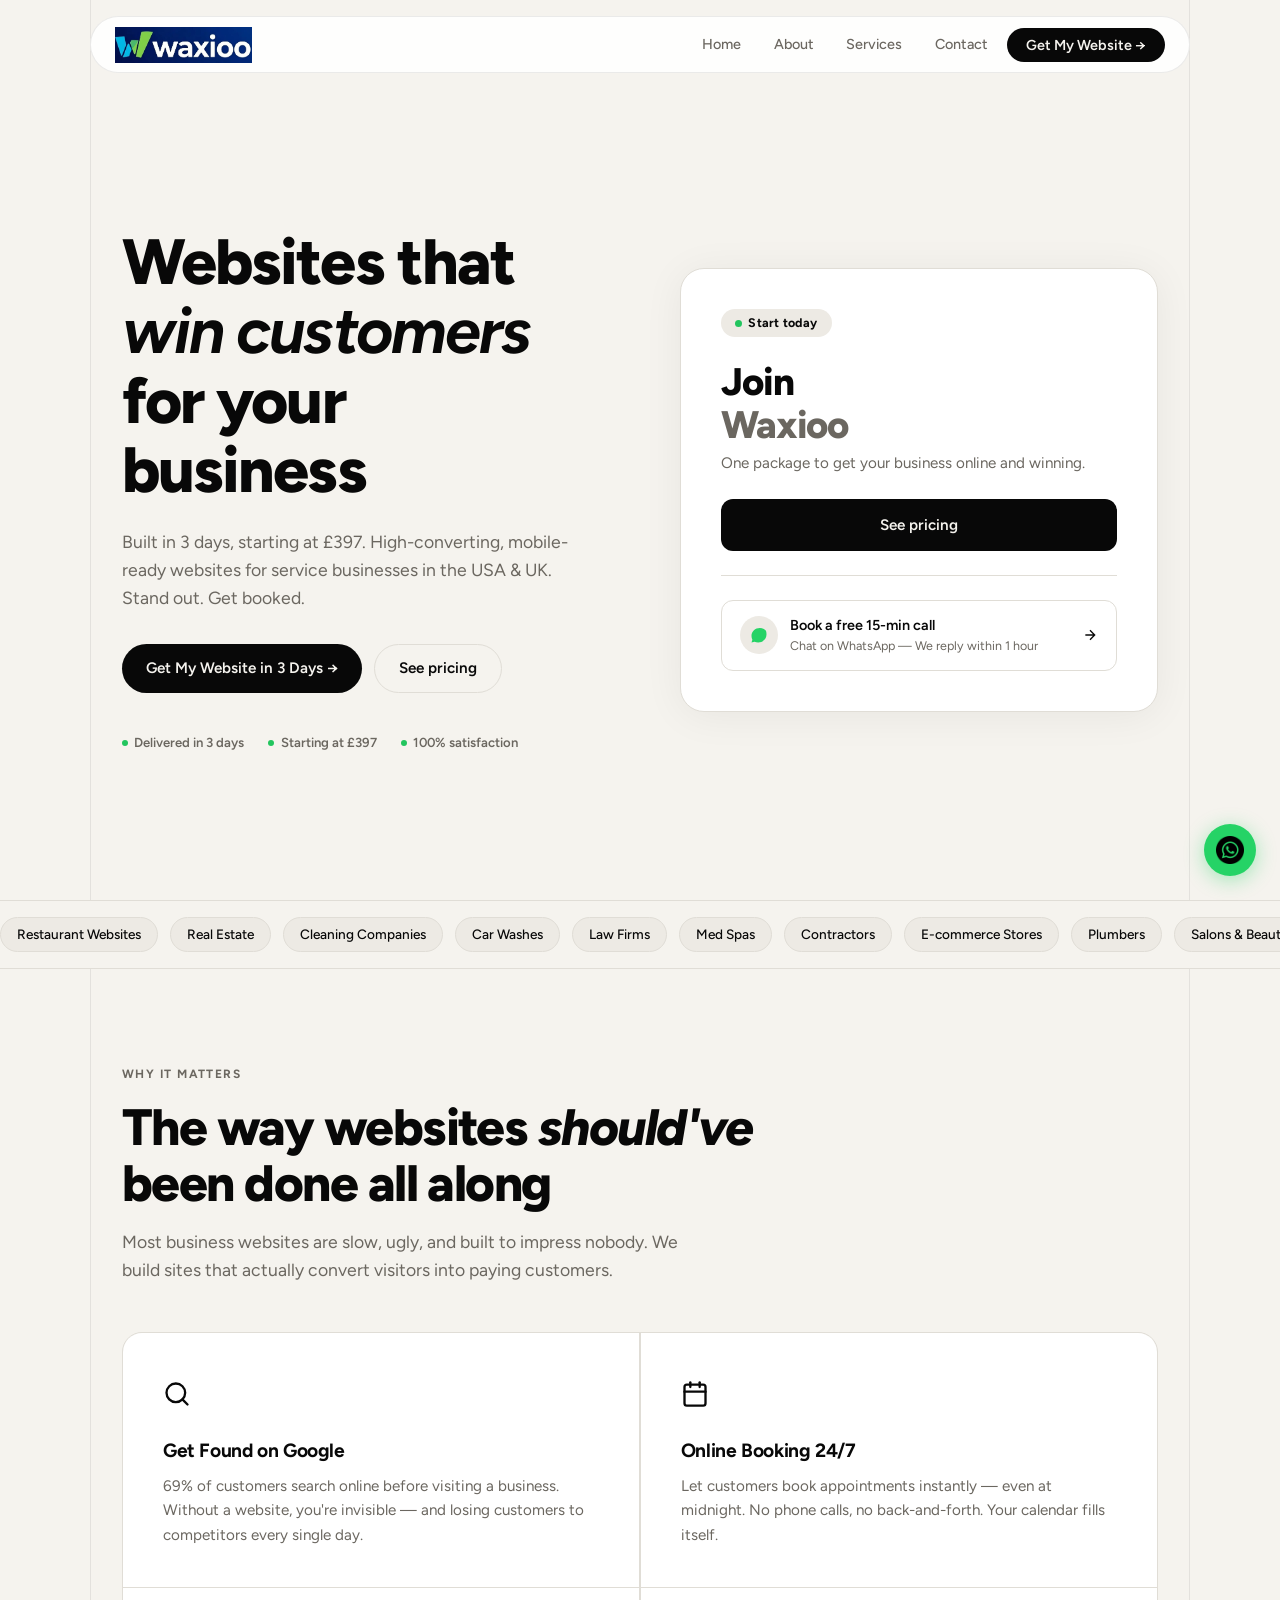
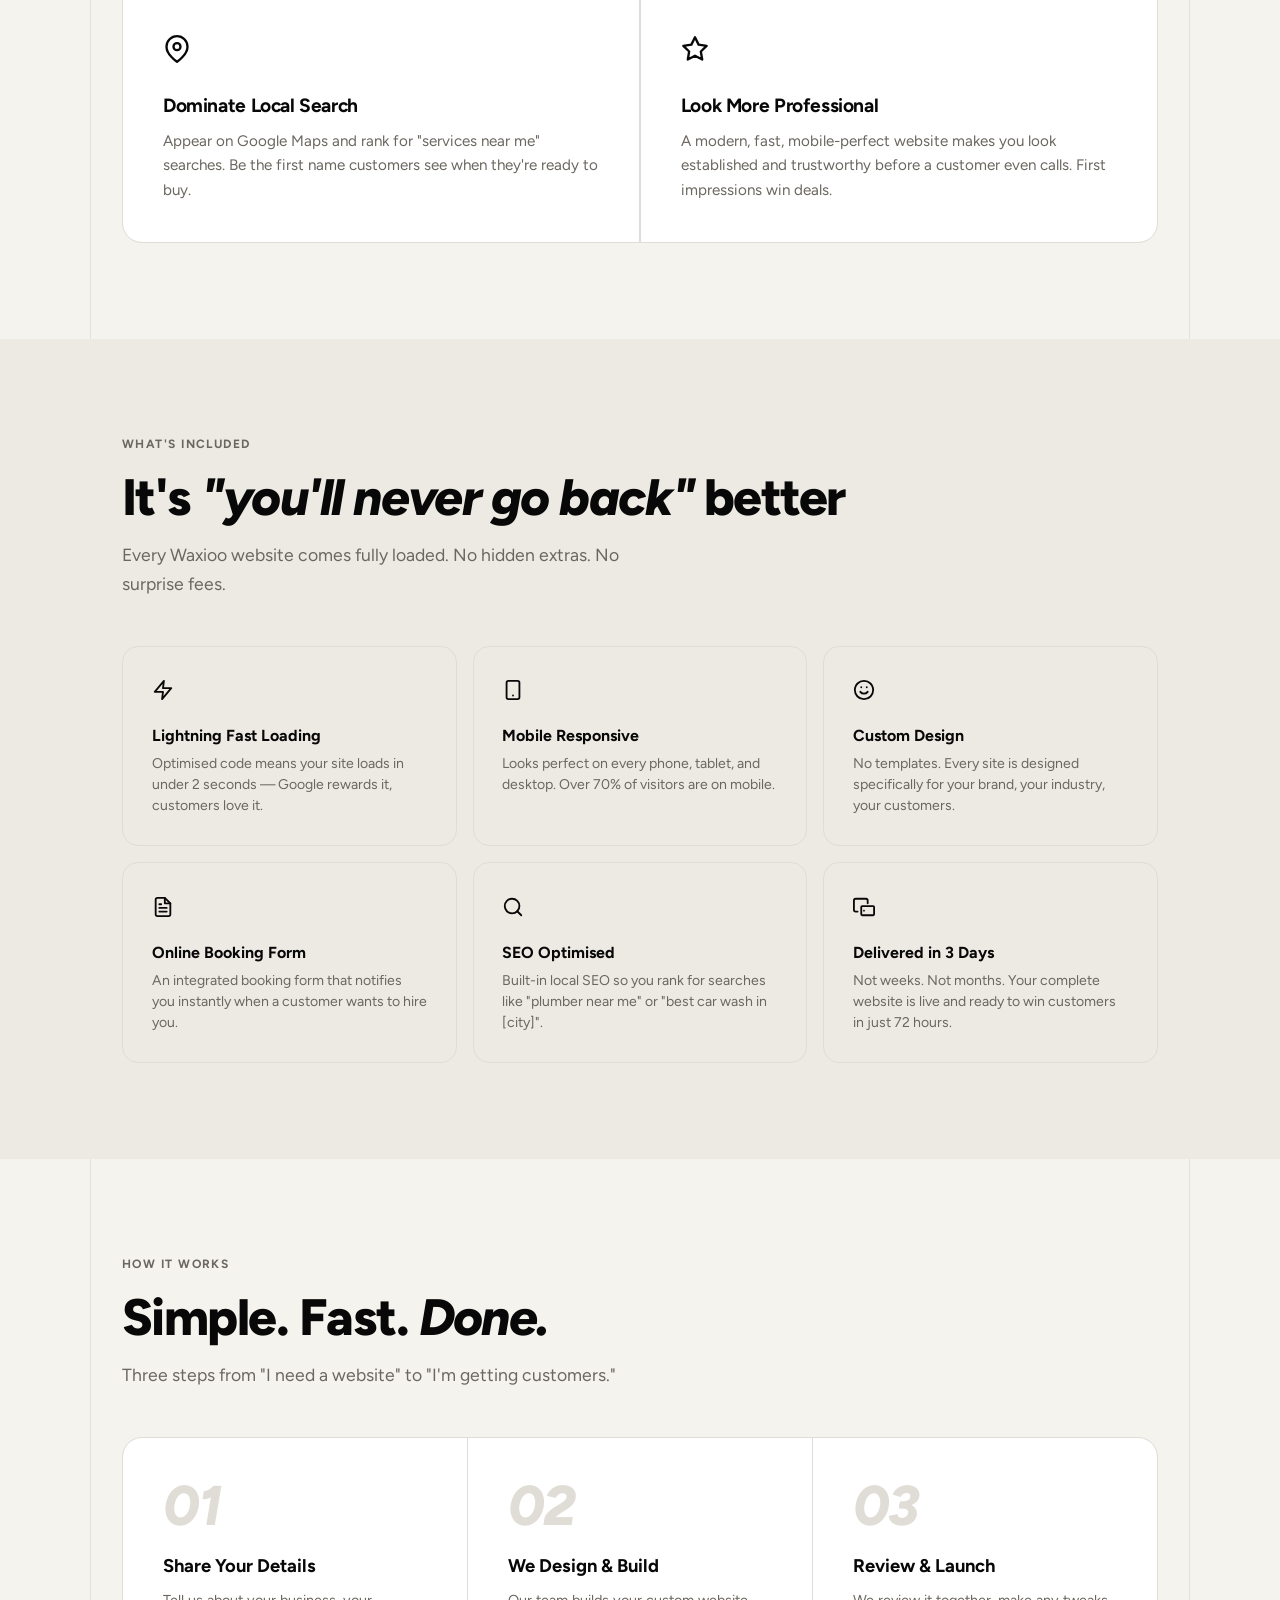
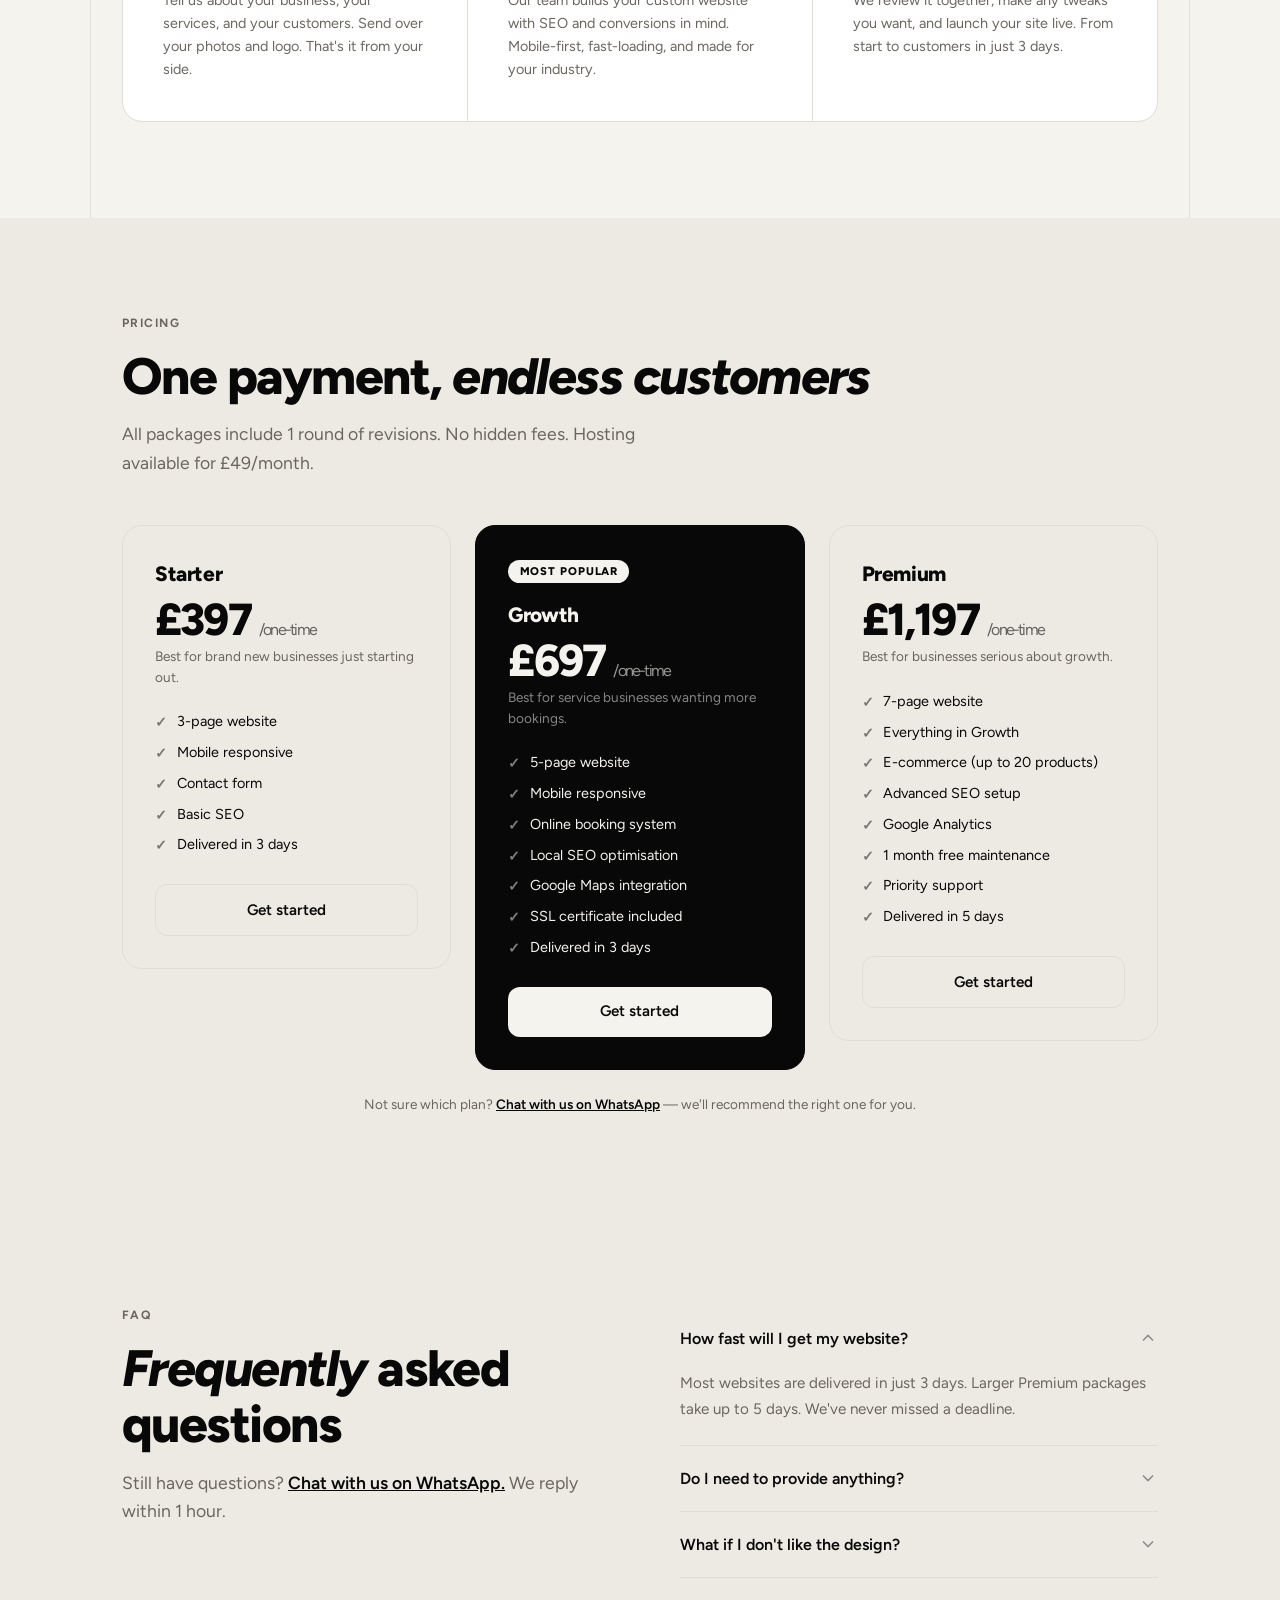
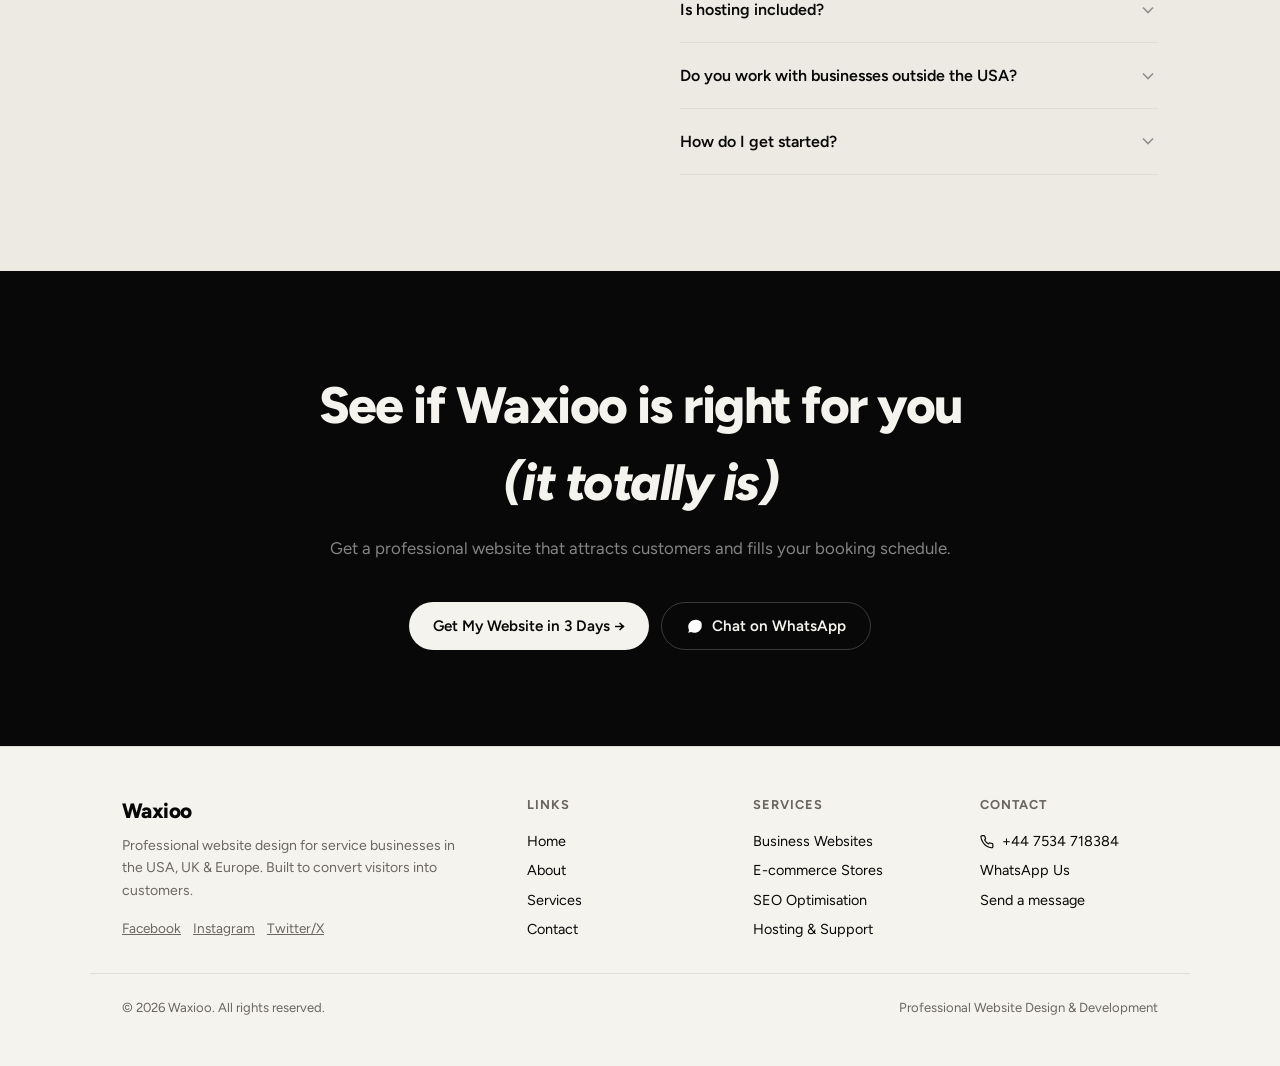
<file: index.html>
<!DOCTYPE html>
<html lang="en">
<head>
  <meta charset="UTF-8" />
  <meta name="viewport" content="width=device-width, initial-scale=1.0" />
  <meta name="description" content="Get a high-converting website for your service business. Built in 3 days, starting at £397. Mobile-responsive, SEO-optimised, and delivered fast." />
  <meta name="keywords" content="website design, website development, business website, professional web design, custom website, small business website" />
  <meta property="og:title" content="Waxioo | Websites That Win Customers" />
  <meta property="og:description" content="Get a high-converting website for your service business. Built in 3 days, starting at £397." />
  <meta property="og:url" content="https://waxioo.com" />
  <meta name="twitter:card" content="summary_large_image" />
  <title>Waxioo | Websites That Win Customers</title>
  <link rel="icon" href="favicon.png" type="image/png">
  <link rel="apple-touch-icon" href="favicon.png">
  <meta name="google-site-verification" content="google6d88c57a5e858270" />

  <script async src="https://www.googletagmanager.com/gtag/js?id=G-94SELJ5WSD"></script>
  <script>
    window.dataLayer = window.dataLayer || [];
    function gtag() { dataLayer.push(arguments); }
    gtag('js', new Date());
    gtag('config', 'G-94SELJ5WSD');
  </script>

  <link rel="preconnect" href="https://fonts.googleapis.com">
  <link rel="preconnect" href="https://fonts.gstatic.com" crossorigin>
  <link href="https://fonts.googleapis.com/css2?family=Figtree:ital,wght@0,300;0,400;0,500;0,600;0,700;0,800;1,400;1,600;1,700&display=swap" rel="stylesheet">

  <style>
    *, *::before, *::after { box-sizing: border-box; margin: 0; padding: 0; }

    :root {
      --black: #080808;
      --white: #F5F3EE;
      --white-pure: #ffffff;
      --gray: #EDEAE4;
      --gray2: #E0DDD6;
      --muted: #6b6760;
      --accent: #000;
      --grid-line: rgba(0,0,0,0.07);
      --max: 1100px;
      --pad: 2rem;
    }

    html { scroll-behavior: smooth; }

    body {
      font-family: 'Figtree', -apple-system, sans-serif;
      background: var(--white);
      color: var(--black);
      overflow-x: hidden;
      line-height: 1.5;
    }

    /* ── GRID LINES ── */
    .grid-wrap { position: relative; }
    .grid-line-left,
    .grid-line-right {
      position: absolute;
      top: 0; bottom: 0;
      width: 1px;
      background: var(--grid-line);
      pointer-events: none;
      z-index: 0;
    }
    .grid-line-left  { left: calc((100% - var(--max)) / 2); }
    .grid-line-right { right: calc((100% - var(--max)) / 2); }

    /* ── NAV ── */
    .nav {
      position: fixed;
      top: 1rem;
      left: 50%;
      transform: translateX(-50%);
      width: calc(100% - 3rem);
      max-width: var(--max);
      z-index: 1000;
      background: rgba(255,255,255,0.88);
      backdrop-filter: blur(20px);
      -webkit-backdrop-filter: blur(20px);
      border: 1px solid rgba(0,0,0,0.08);
      border-radius: 100px;
      padding: 0.6rem 1.5rem;
      display: flex;
      align-items: center;
      justify-content: space-between;
      gap: 1rem;
    }

    .nav-logo {
      text-decoration: none;
      display: flex;
      align-items: center;
    }
    .nav-logo img {
      height: 36px;
      width: auto;
      display: block;
    }

    .nav-links {
      display: flex;
      align-items: center;
      gap: 0.25rem;
      list-style: none;
    }

    .nav-links a {
      text-decoration: none;
      color: var(--muted);
      font-size: 0.9rem;
      font-weight: 500;
      padding: 0.4rem 0.9rem;
      border-radius: 100px;
      transition: all 0.15s;
    }

    .nav-links a:hover { color: var(--black); background: var(--gray); }

    .nav-cta {
      background: var(--black) !important;
      color: var(--white) !important;
      font-weight: 600 !important;
      padding: 0.5rem 1.2rem !important;
    }

    .nav-cta:hover { background: #333 !important; }

    .menu-toggle {
      display: none;
      flex-direction: column;
      gap: 5px;
      background: none;
      border: none;
      cursor: pointer;
      padding: 4px;
      z-index: 1002;
      position: relative;
    }

    .menu-toggle span {
      display: block;
      width: 22px;
      height: 2px;
      background: var(--black);
      border-radius: 2px;
      transition: all 0.3s;
    }

    /* ── HERO ── */
    .hero {
      min-height: 100vh;
      display: flex;
      align-items: center;
      padding-top: 5rem;
      position: relative;
      overflow: hidden;
    }

    .hero-inner {
      max-width: var(--max);
      margin: 0 auto;
      padding: 5rem var(--pad) 5rem;
      display: grid;
      grid-template-columns: 1fr 1fr;
      gap: 5rem;
      align-items: center;
      width: 100%;
      position: relative;
      z-index: 1;
    }

    .hero-left h1 {
      font-size: clamp(2.8rem, 5vw, 4.8rem);
      font-weight: 800;
      line-height: 1.08;
      letter-spacing: -0.03em;
      margin-bottom: 1.5rem;
      color: var(--black);
    }

    .hero-left h1 em {
      font-style: italic;
      font-weight: 700;
    }

    .hero-left p {
      color: var(--muted);
      font-size: 1.1rem;
      line-height: 1.6;
      margin-bottom: 2rem;
      font-weight: 400;
    }

    .hero-buttons {
      display: flex;
      gap: 0.75rem;
      flex-wrap: wrap;
      margin-bottom: 2.5rem;
    }

    .btn {
      display: inline-flex;
      align-items: center;
      gap: 0.5rem;
      padding: 0.75rem 1.5rem;
      border-radius: 100px;
      font-size: 0.95rem;
      font-weight: 600;
      text-decoration: none;
      transition: all 0.15s ease;
      white-space: nowrap;
      font-family: inherit;
      cursor: pointer;
      border: none;
    }

    .btn-black { background: var(--black); color: var(--white); }
    .btn-black:hover { background: #222; transform: translateY(-1px); }

    .btn-outline {
      background: transparent;
      color: var(--black);
      border: 1.5px solid var(--gray2);
    }
    .btn-outline:hover { background: var(--gray); border-color: #ccc; }

    .trust-row {
      display: flex;
      gap: 1.5rem;
      flex-wrap: wrap;
    }

    .trust-item {
      display: flex;
      align-items: center;
      gap: 0.4rem;
      font-size: 0.82rem;
      font-weight: 600;
      color: var(--muted);
    }

    .trust-item .dot {
      width: 6px; height: 6px;
      border-radius: 50%;
      background: #22c55e;
      flex-shrink: 0;
    }

    /* Hero card */
    .hero-card {
      background: var(--white-pure);
      border: 1.5px solid var(--gray2);
      border-radius: 24px;
      padding: 2.5rem;
      position: relative;
      box-shadow: 0 4px 40px rgba(0,0,0,0.06);
    }

    .hero-card-badge {
      display: inline-flex;
      align-items: center;
      gap: 6px;
      background: var(--gray);
      border-radius: 100px;
      padding: 0.3rem 0.9rem;
      font-size: 0.78rem;
      font-weight: 700;
      letter-spacing: 0.02em;
      margin-bottom: 1.5rem;
    }

    .badge-dot {
      width: 7px; height: 7px;
      border-radius: 50%;
      background: #22c55e;
      animation: pulse 2s infinite;
    }

    @keyframes pulse {
      0%, 100% { opacity: 1; transform: scale(1); }
      50% { opacity: 0.6; transform: scale(1.3); }
    }

    .hero-card h2 {
      font-size: 2.4rem;
      font-weight: 800;
      letter-spacing: -0.03em;
      line-height: 1.1;
      margin-bottom: 0.4rem;
    }

    .hero-card h2 span { color: var(--muted); }

    .hero-card p {
      color: var(--muted);
      font-size: 0.95rem;
      margin-bottom: 1.5rem;
    }

    .hero-card .btn { width: 100%; justify-content: center; border-radius: 12px; padding: 0.9rem; }

    .card-divider {
      height: 1px;
      background: var(--gray2);
      margin: 1.5rem 0;
    }

    .card-call {
      display: flex;
      align-items: center;
      justify-content: space-between;
      text-decoration: none;
      color: var(--black);
      padding: 0.9rem 1.1rem;
      border: 1.5px solid var(--gray2);
      border-radius: 12px;
      transition: all 0.15s;
    }

    .card-call:hover { background: var(--gray); }

    .card-call-left {
      display: flex;
      align-items: center;
      gap: 0.8rem;
    }

    .card-call-icon {
      width: 38px; height: 38px;
      border-radius: 50%;
      background: var(--gray);
      display: flex;
      align-items: center;
      justify-content: center;
      font-size: 18px;
    }

    .card-call-text { font-size: 0.9rem; font-weight: 600; }
    .card-call-sub { font-size: 0.78rem; color: var(--muted); font-weight: 400; }

    /* ── MARQUEE ── */
    .marquee-section {
      border-top: 1px solid var(--gray2);
      border-bottom: 1px solid var(--gray2);
      padding: 1rem 0;
      overflow: hidden;
      background: var(--white);
    }

    .marquee-track {
      display: flex;
      gap: 0.75rem;
      animation: marquee 25s linear infinite;
      width: max-content;
    }

    @keyframes marquee {
      from { transform: translateX(0); }
      to { transform: translateX(-50%); }
    }

    .pill {
      background: var(--gray);
      border: 1px solid var(--gray2);
      border-radius: 100px;
      padding: 0.4rem 1rem;
      font-size: 0.85rem;
      font-weight: 500;
      color: var(--black);
      white-space: nowrap;
    }

    /* ── SECTION BASE ── */
    .section {
      padding: 6rem 0;
      position: relative;
    }

    .section-inner {
      max-width: var(--max);
      margin: 0 auto;
      padding: 0 var(--pad);
      position: relative;
      z-index: 1;
    }

    .eyebrow {
      font-size: 0.75rem;
      font-weight: 700;
      letter-spacing: 0.12em;
      text-transform: uppercase;
      color: var(--muted);
      margin-bottom: 1rem;
    }

    .section-title {
      font-size: clamp(2rem, 4vw, 3.5rem);
      font-weight: 800;
      letter-spacing: -0.03em;
      line-height: 1.1;
      margin-bottom: 1rem;
    }

    .section-title em { font-style: italic; }

    .section-sub {
      color: var(--muted);
      font-size: 1.1rem;
      max-width: 560px;
      line-height: 1.6;
      margin-bottom: 3rem;
    }

    /* ── WHY SECTION ── */
    .why-grid {
      display: grid;
      grid-template-columns: repeat(2, 1fr);
      gap: 1.5px;
      background: var(--gray2);
      border: 1.5px solid var(--gray2);
      border-radius: 20px;
      overflow: hidden;
    }

    .why-card {
      background: var(--white-pure);
      padding: 2.5rem;
    }

    .why-icon {
      font-size: 2rem;
      margin-bottom: 1rem;
    }

    .why-card h3 {
      font-size: 1.2rem;
      font-weight: 700;
      margin-bottom: 0.5rem;
      letter-spacing: -0.02em;
    }

    .why-card p {
      font-size: 0.95rem;
      color: var(--muted);
      line-height: 1.6;
      margin: 0;
    }

    /* ── BENEFITS ── */
    .benefits-grid {
      display: grid;
      grid-template-columns: repeat(3, 1fr);
      gap: 1rem;
      margin-top: 3rem;
    }

    .benefit-card {
      border: 1.5px solid var(--gray2);
      border-radius: 16px;
      padding: 1.8rem;
      transition: border-color 0.2s, box-shadow 0.2s;
    }

    .benefit-card:hover {
      border-color: #ccc;
      box-shadow: 0 4px 20px rgba(0,0,0,0.06);
    }

    .benefit-icon {
      font-size: 1.5rem;
      margin-bottom: 0.8rem;
    }

    .benefit-card h3 {
      font-size: 1rem;
      font-weight: 700;
      margin-bottom: 0.3rem;
    }

    .benefit-card p {
      font-size: 0.88rem;
      color: var(--muted);
      margin: 0;
      line-height: 1.5;
    }

    /* ── HOW IT WORKS ── */
    .hiw-grid {
      display: grid;
      grid-template-columns: repeat(3, 1fr);
      gap: 1px;
      background: var(--gray2);
      border: 1.5px solid var(--gray2);
      border-radius: 20px;
      overflow: hidden;
    }

    .hiw-card {
      background: var(--white-pure);
      padding: 2.5rem;
      position: relative;
    }

    .hiw-num {
      font-size: 3.5rem;
      font-weight: 800;
      color: var(--gray2);
      line-height: 1;
      margin-bottom: 1.2rem;
      font-style: italic;
      letter-spacing: -0.03em;
    }

    .hiw-card h3 {
      font-size: 1.15rem;
      font-weight: 700;
      margin-bottom: 0.5rem;
    }

    .hiw-card p {
      font-size: 0.9rem;
      color: var(--muted);
      margin: 0;
      line-height: 1.6;
    }

    /* ── PRICING ── */
    .pricing-grid {
      display: grid;
      grid-template-columns: repeat(3, 1fr);
      gap: 1.5rem;
      align-items: start;
    }

    .pricing-card {
      border: 1.5px solid var(--gray2);
      border-radius: 20px;
      padding: 2rem;
      position: relative;
    }

    .pricing-card.featured {
      background: var(--black);
      border-color: var(--black);
      color: var(--white);
    }

    .pricing-badge {
      display: inline-block;
      background: var(--white);
      color: var(--black);
      font-size: 0.7rem;
      font-weight: 800;
      letter-spacing: 0.08em;
      text-transform: uppercase;
      padding: 0.2rem 0.7rem;
      border-radius: 100px;
      margin-bottom: 1rem;
    }

    .pricing-name {
      font-size: 1.3rem;
      font-weight: 800;
      margin-bottom: 0.5rem;
      letter-spacing: -0.02em;
    }

    .pricing-price {
      font-size: 2.8rem;
      font-weight: 800;
      letter-spacing: -0.04em;
      line-height: 1;
      margin-bottom: 0.3rem;
    }

    .pricing-price span {
      font-size: 1rem;
      font-weight: 400;
      opacity: 0.6;
    }

    .pricing-desc {
      font-size: 0.85rem;
      color: var(--muted);
      margin-bottom: 1.5rem;
    }

    .pricing-card.featured .pricing-desc { color: rgba(255,255,255,0.5); }

    .pricing-features {
      list-style: none;
      display: flex;
      flex-direction: column;
      gap: 0.6rem;
      margin-bottom: 1.8rem;
    }

    .pricing-features li {
      display: flex;
      align-items: flex-start;
      gap: 0.6rem;
      font-size: 0.9rem;
      line-height: 1.4;
    }

    .pricing-features li::before {
      content: "✓";
      font-weight: 700;
      flex-shrink: 0;
      margin-top: 1px;
      opacity: 0.5;
    }

    .pricing-card .btn {
      width: 100%;
      justify-content: center;
      border-radius: 12px;
      padding: 0.85rem;
    }

    .pricing-card.featured .btn { background: var(--white); color: var(--black); }
    .pricing-card.featured .btn:hover { background: #eee; }

    .pricing-card:not(.featured) .btn {
      background: transparent;
      border: 1.5px solid var(--gray2);
      color: var(--black);
    }
    .pricing-card:not(.featured) .btn:hover { background: var(--gray); }

    .pricing-note {
      text-align: center;
      font-size: 0.85rem;
      color: var(--muted);
      margin-top: 1.5rem;
    }

    /* ── TESTIMONIALS ── */
    .testimonials-grid {
      display: grid;
      grid-template-columns: repeat(3, 1fr);
      gap: 1rem;
    }

    .testi-card {
      border: 1.5px solid var(--gray2);
      border-radius: 16px;
      padding: 1.8rem;
      background: var(--white-pure);
    }

    .testi-stars {
      color: #f59e0b;
      font-size: 0.9rem;
      margin-bottom: 0.8rem;
      letter-spacing: 1px;
    }

    .testi-text {
      font-size: 0.95rem;
      line-height: 1.6;
      color: var(--black);
      margin-bottom: 1.2rem;
      font-style: italic;
    }

    .testi-author {
      display: flex;
      align-items: center;
      gap: 0.6rem;
    }

    .testi-avatar {
      width: 36px; height: 36px;
      border-radius: 50%;
      background: var(--gray);
      display: flex;
      align-items: center;
      justify-content: center;
      font-size: 1rem;
      flex-shrink: 0;
      font-weight: 700;
      color: var(--muted);
    }

    .testi-name { font-size: 0.88rem; font-weight: 700; }
    .testi-biz { font-size: 0.78rem; color: var(--muted); }

    /* ── FAQ ── */
    .faq-list { display: flex; flex-direction: column; }

    .faq-item { border-bottom: 1px solid var(--gray2); }

    .faq-q {
      width: 100%;
      background: none;
      border: none;
      text-align: left;
      font-family: inherit;
      font-size: 1rem;
      font-weight: 600;
      cursor: pointer;
      padding: 1.4rem 0;
      display: flex;
      justify-content: space-between;
      align-items: center;
      gap: 1rem;
      color: var(--black);
      transition: color 0.15s;
    }

    .faq-q:hover { color: #444; }

    .faq-arrow {
      width: 20px; height: 20px;
      flex-shrink: 0;
      transition: transform 0.3s;
      opacity: 0.4;
    }

    .faq-item.open .faq-arrow { transform: rotate(180deg); }

    .faq-a {
      display: none;
      padding-bottom: 1.4rem;
      font-size: 0.95rem;
      color: var(--muted);
      line-height: 1.7;
    }

    .faq-item.open .faq-a { display: block; }

    /* ── CTA BOTTOM ── */
    .cta-section {
      background: var(--black);
      color: var(--white);
      padding: 6rem 0;
      text-align: center;
      position: relative;
      overflow: hidden;
    }

    .cta-section h2 {
      font-size: clamp(2rem, 4vw, 3.5rem);
      font-weight: 800;
      letter-spacing: -0.03em;
      margin-bottom: 1rem;
      color: var(--white);
    }

    .cta-section h2 em { font-style: italic; }

    .cta-section p {
      color: rgba(255,255,255,0.5);
      font-size: 1.05rem;
      margin-bottom: 2.5rem;
    }

    .cta-buttons {
      display: flex;
      gap: 0.75rem;
      justify-content: center;
      flex-wrap: wrap;
    }

    .btn-white { background: var(--white); color: var(--black); }
    .btn-white:hover { background: #eee; transform: translateY(-1px); }

    .btn-ghost {
      background: transparent;
      color: var(--white);
      border: 1.5px solid rgba(255,255,255,0.2);
    }
    .btn-ghost:hover { border-color: rgba(255,255,255,0.5); }

    /* ── FOOTER ── */
    .footer {
      border-top: 1px solid var(--gray2);
      padding: 3rem 0;
    }

    .footer-inner {
      max-width: var(--max);
      margin: 0 auto;
      padding: 0 var(--pad);
      display: grid;
      grid-template-columns: 2fr 1fr 1fr 1fr;
      gap: 3rem;
    }

    .footer-brand h3 {
      font-size: 1.3rem;
      font-weight: 800;
      letter-spacing: -0.03em;
      margin-bottom: 0.5rem;
    }

    .footer-brand p {
      font-size: 0.88rem;
      color: var(--muted);
      line-height: 1.6;
      margin-bottom: 1rem;
    }

    .footer-col h4 {
      font-size: 0.8rem;
      font-weight: 700;
      letter-spacing: 0.08em;
      text-transform: uppercase;
      color: var(--muted);
      margin-bottom: 1rem;
    }

    .footer-col ul { list-style: none; display: flex; flex-direction: column; gap: 0.5rem; }

    .footer-col ul li a {
      text-decoration: none;
      font-size: 0.9rem;
      color: var(--black);
      transition: color 0.15s;
    }

    .footer-col ul li a:hover { color: var(--muted); }
    .footer-col ul li { font-size: 0.9rem; color: var(--black); }

    .footer-bottom {
      max-width: var(--max);
      margin: 2rem auto 0;
      padding: 1.5rem var(--pad) 0;
      border-top: 1px solid var(--gray2);
      display: flex;
      justify-content: space-between;
      align-items: center;
      font-size: 0.82rem;
      color: var(--muted);
    }

    /* ── WHATSAPP FLOAT ── */
    .wa-float {
      position: fixed;
      bottom: 1.5rem;
      right: 1.5rem;
      z-index: 999;
      width: 52px; height: 52px;
      background: #25d366;
      border-radius: 50%;
      display: flex;
      align-items: center;
      justify-content: center;
      box-shadow: 0 4px 20px rgba(37,211,102,0.4);
      transition: transform 0.2s;
    }

    .wa-float:hover { transform: scale(1.08); }
    .wa-float img { width: 28px; height: 28px; }

    .wa-tooltip {
      position: absolute;
      right: 60px;
      background: var(--black);
      color: var(--white);
      font-size: 0.78rem;
      font-weight: 600;
      padding: 0.4rem 0.8rem;
      border-radius: 8px;
      white-space: nowrap;
      opacity: 0;
      pointer-events: none;
      transition: opacity 0.2s;
    }

    .wa-float:hover .wa-tooltip { opacity: 1; }

    /* ── MOBILE ── */
    @media (max-width: 768px) {
      .nav-links { display: none; }
      .menu-toggle { display: flex; }

     .nav-links.active {
  display: flex !important;
  flex-direction: column;
  position: absolute;
  top: calc(100% + 0.5rem);
  left: 0; right: 0;
  background: var(--white-pure);
  align-items: center;
  justify-content: flex-start;
  padding: 1.5rem;
  gap: 0.5rem;
  z-index: 1001;
  list-style: none;
  border-radius: 16px;
  border: 1px solid var(--gray2);
  box-shadow: 0 8px 30px rgba(0,0,0,0.08);
}

      .nav-links.active a { font-size: 1.2rem; padding: 0.6rem 1.5rem; }

      .hero-inner { grid-template-columns: 1fr; gap: 2rem; padding-top: 6rem; padding-bottom: 3rem; }
      .hero-left h1 { font-size: clamp(2.2rem, 7vw, 3.5rem); }
      .hero-card { padding: 1.8rem; }
      .hero-buttons { flex-direction: column; }
      .hero-buttons .btn { width: 100%; justify-content: center; }
      .why-grid { grid-template-columns: 1fr; }
      .benefits-grid { grid-template-columns: 1fr 1fr; }
      .hiw-grid { grid-template-columns: 1fr; }
      .pricing-grid { grid-template-columns: 1fr; }
      .testimonials-grid { grid-template-columns: 1fr; }
      .section { padding: 4rem 0; }
      .faq-list { margin-top: 0; }
      div[style*="grid-template-columns:1fr 1fr"] { grid-template-columns: 1fr !important; gap: 2rem !important; }
      .footer-inner { grid-template-columns: 1fr 1fr; gap: 2rem; }
      .footer-bottom { flex-direction: column; gap: 0.5rem; text-align: center; }
      .grid-line-left, .grid-line-right { display: none; }
    }

    @media (max-width: 480px) {
      .benefits-grid { grid-template-columns: 1fr; }
      .footer-inner { grid-template-columns: 1fr; }
      .trust-row { gap: 0.75rem; }
      .section-inner { padding: 0 1.25rem; }
    }

    /* ── REVEAL ANIMATION ── */
    .reveal {
      opacity: 0;
      transform: translateY(24px);
      transition: opacity 0.7s ease, transform 0.7s ease;
    }
    .reveal.active { opacity: 1; transform: translateY(0); }
    .delay-1 { transition-delay: 0.1s; }
    .delay-2 { transition-delay: 0.2s; }
    .delay-3 { transition-delay: 0.3s; }
    .delay-4 { transition-delay: 0.4s; }
  </style>
</head>

<body>

  <!-- NAV -->
  <nav class="nav" id="header">
    <a href="/" class="nav-logo"><img src="images/waxio-logo.jpg" alt="Waxioo"></a>
    <button class="menu-toggle" id="menuToggle" aria-label="Toggle menu">
      <span></span><span></span><span></span>
    </button>
    <ul class="nav-links" id="navMenu">
      <li><a href="/">Home</a></li>
      <li><a href="about/">About</a></li>
      <li><a href="services/">Services</a></li>
      <li><a href="contact/">Contact</a></li>
      <li><a href="contact/" class="nav-cta">Get My Website →</a></li>
    </ul>
  </nav>

  <!-- WHATSAPP FLOAT -->
  <a href="https://wa.me/447534718384?text=Hi!%20I'm%20interested%20in%20a%20business%20website" class="wa-float" target="_blank" rel="noopener">
    <span class="wa-tooltip">Chat — We reply within 1 hour</span>
    <img src="images/whatsapp.png" alt="WhatsApp">
  </a>

  <!-- HERO -->
  <section class="hero grid-wrap">
    <div class="grid-line-left"></div>
    <div class="grid-line-right"></div>
    <div class="hero-inner">
      <div class="hero-left">
        <h1 class="reveal">Websites that <em>win customers</em> for your business</h1>
        <p class="reveal delay-1">Built in 3 days, starting at £397. High-converting, mobile-ready websites for service businesses in the USA &amp; UK. Stand out. Get booked.</p>
        <div class="hero-buttons reveal delay-2">
          <a href="contact/" class="btn btn-black">Get My Website in 3 Days →</a>
          <a href="#pricing" class="btn btn-outline">See pricing</a>
        </div>
        <div class="trust-row reveal delay-3">
          <div class="trust-item"><span class="dot"></span> Delivered in 3 days</div>
          <div class="trust-item"><span class="dot"></span> Starting at £397</div>
          <div class="trust-item"><span class="dot"></span> 100% satisfaction</div>
        </div>
      </div>

      <div class="hero-card reveal delay-2">
        <div class="hero-card-badge">
          <span class="badge-dot"></span>
          Start today
        </div>
        <h2>Join<br><span>Waxioo</span></h2>
        <p>One package to get your business online and winning.</p>
        <a href="#pricing" class="btn btn-black">See pricing</a>
        <div class="card-divider"></div>
        <a href="https://wa.me/447534718384" class="card-call" target="_blank" rel="noopener">
          <div class="card-call-left">
            <div class="card-call-icon">
              <svg width="20" height="20" viewBox="0 0 24 24" fill="none" xmlns="http://www.w3.org/2000/svg"><path d="M21 11.5C21 16.75 16.52 21 11 21C9.43 21 7.94 20.63 6.61 20L3 21L4.06 17.67C3.4 16.31 3 14.75 3 13.1C3 7.85 7.48 3.6 13 3.6C15.66 3.6 18.06 4.64 19.8 6.33C20.87 7.37 21 10.05 21 11.5Z" fill="#25d366"/></svg>
            </div>
            <div>
              <div class="card-call-text">Book a free 15-min call</div>
              <div class="card-call-sub">Chat on WhatsApp — We reply within 1 hour</div>
            </div>
          </div>
          <svg width="16" height="16" viewBox="0 0 24 24" fill="none" stroke="currentColor" stroke-width="2"><path d="M5 12h14M12 5l7 7-7 7"/></svg>
        </a>
      </div>
    </div>
  </section>

  <!-- MARQUEE -->
  <div class="marquee-section">
    <div class="marquee-track">
      <span class="pill">Restaurant Websites</span>
      <span class="pill">Real Estate</span>
      <span class="pill">Cleaning Companies</span>
      <span class="pill">Car Washes</span>
      <span class="pill">Law Firms</span>
      <span class="pill">Med Spas</span>
      <span class="pill">Contractors</span>
      <span class="pill">E-commerce Stores</span>
      <span class="pill">Plumbers</span>
      <span class="pill">Salons & Beauty</span>
      <span class="pill">Coaching & Consulting</span>
      <span class="pill">Fitness Studios</span>
      <span class="pill">Restaurant Websites</span>
      <span class="pill">Real Estate</span>
      <span class="pill">Cleaning Companies</span>
      <span class="pill">Car Washes</span>
      <span class="pill">Law Firms</span>
      <span class="pill">Med Spas</span>
      <span class="pill">Contractors</span>
      <span class="pill">E-commerce Stores</span>
      <span class="pill">Plumbers</span>
      <span class="pill">Salons & Beauty</span>
      <span class="pill">Coaching & Consulting</span>
      <span class="pill">Fitness Studios</span>
    </div>
  </div>

  <!-- WHY YOU NEED A WEBSITE -->
  <section class="section grid-wrap">
    <div class="grid-line-left"></div>
    <div class="grid-line-right"></div>
    <div class="section-inner">
      <div class="eyebrow reveal">Why it matters</div>
      <h2 class="section-title reveal delay-1">The way websites <em>should've</em><br>been done all along</h2>
      <p class="section-sub reveal delay-2">Most business websites are slow, ugly, and built to impress nobody. We build sites that actually convert visitors into paying customers.</p>
      <div class="why-grid reveal delay-2">
        <div class="why-card">
          <div class="why-icon"><svg width="28" height="28" viewBox="0 0 24 24" fill="none" stroke="currentColor" stroke-width="2" stroke-linecap="round" stroke-linejoin="round"><circle cx="11" cy="11" r="8"/><line x1="21" y1="21" x2="16.65" y2="16.65"/></svg></div>
          <h3>Get Found on Google</h3>
          <p>69% of customers search online before visiting a business. Without a website, you're invisible — and losing customers to competitors every single day.</p>
        </div>
        <div class="why-card">
          <div class="why-icon"><svg width="28" height="28" viewBox="0 0 24 24" fill="none" stroke="currentColor" stroke-width="2" stroke-linecap="round" stroke-linejoin="round"><rect x="3" y="4" width="18" height="18" rx="2" ry="2"/><line x1="16" y1="2" x2="16" y2="6"/><line x1="8" y1="2" x2="8" y2="6"/><line x1="3" y1="10" x2="21" y2="10"/></svg></div>
          <h3>Online Booking 24/7</h3>
          <p>Let customers book appointments instantly — even at midnight. No phone calls, no back-and-forth. Your calendar fills itself.</p>
        </div>
        <div class="why-card">
          <div class="why-icon"><svg width="28" height="28" viewBox="0 0 24 24" fill="none" stroke="currentColor" stroke-width="2" stroke-linecap="round" stroke-linejoin="round"><path d="M21 10c0 7-9 13-9 13S3 17 3 10a9 9 0 0 1 18 0z"/><circle cx="12" cy="10" r="3"/></svg></div>
          <h3>Dominate Local Search</h3>
          <p>Appear on Google Maps and rank for "services near me" searches. Be the first name customers see when they're ready to buy.</p>
        </div>
        <div class="why-card">
          <div class="why-icon"><svg width="28" height="28" viewBox="0 0 24 24" fill="none" stroke="currentColor" stroke-width="2" stroke-linecap="round" stroke-linejoin="round"><polygon points="12 2 15.09 8.26 22 9.27 17 14.14 18.18 21.02 12 17.77 5.82 21.02 7 14.14 2 9.27 8.91 8.26 12 2"/></svg></div>
          <h3>Look More Professional</h3>
          <p>A modern, fast, mobile-perfect website makes you look established and trustworthy before a customer even calls. First impressions win deals.</p>
        </div>
      </div>
    </div>
  </section>

  <!-- WHAT YOU GET -->
  <section class="section" style="background: var(--gray);">
    <div class="section-inner">
      <div class="eyebrow reveal">What's included</div>
      <h2 class="section-title reveal delay-1">It's <em>"you'll never go back"</em> better</h2>
      <p class="section-sub reveal delay-2">Every Waxioo website comes fully loaded. No hidden extras. No surprise fees.</p>
      <div class="benefits-grid">
        <div class="benefit-card reveal delay-1">
          <div class="benefit-icon"><svg width="22" height="22" viewBox="0 0 24 24" fill="none" stroke="currentColor" stroke-width="2" stroke-linecap="round" stroke-linejoin="round"><polygon points="13 2 3 14 12 14 11 22 21 10 12 10 13 2"/></svg></div>
          <h3>Lightning Fast Loading</h3>
          <p>Optimised code means your site loads in under 2 seconds — Google rewards it, customers love it.</p>
        </div>
        <div class="benefit-card reveal delay-2">
          <div class="benefit-icon"><svg width="22" height="22" viewBox="0 0 24 24" fill="none" stroke="currentColor" stroke-width="2" stroke-linecap="round" stroke-linejoin="round"><rect x="5" y="2" width="14" height="20" rx="2" ry="2"/><line x1="12" y1="18" x2="12.01" y2="18"/></svg></div>
          <h3>Mobile Responsive</h3>
          <p>Looks perfect on every phone, tablet, and desktop. Over 70% of visitors are on mobile.</p>
        </div>
        <div class="benefit-card reveal delay-3">
          <div class="benefit-icon"><svg width="22" height="22" viewBox="0 0 24 24" fill="none" stroke="currentColor" stroke-width="2" stroke-linecap="round" stroke-linejoin="round"><circle cx="12" cy="12" r="10"/><path d="M8 14s1.5 2 4 2 4-2 4-2"/><line x1="9" y1="9" x2="9.01" y2="9"/><line x1="15" y1="9" x2="15.01" y2="9"/></svg></div>
          <h3>Custom Design</h3>
          <p>No templates. Every site is designed specifically for your brand, your industry, your customers.</p>
        </div>
        <div class="benefit-card reveal delay-1">
          <div class="benefit-icon"><svg width="22" height="22" viewBox="0 0 24 24" fill="none" stroke="currentColor" stroke-width="2" stroke-linecap="round" stroke-linejoin="round"><path d="M14 2H6a2 2 0 0 0-2 2v16a2 2 0 0 0 2 2h12a2 2 0 0 0 2-2V8z"/><polyline points="14 2 14 8 20 8"/><line x1="16" y1="13" x2="8" y2="13"/><line x1="16" y1="17" x2="8" y2="17"/><polyline points="10 9 9 9 8 9"/></svg></div>
          <h3>Online Booking Form</h3>
          <p>An integrated booking form that notifies you instantly when a customer wants to hire you.</p>
        </div>
        <div class="benefit-card reveal delay-2">
          <div class="benefit-icon"><svg width="22" height="22" viewBox="0 0 24 24" fill="none" stroke="currentColor" stroke-width="2" stroke-linecap="round" stroke-linejoin="round"><circle cx="11" cy="11" r="8"/><line x1="21" y1="21" x2="16.65" y2="16.65"/></svg></div>
          <h3>SEO Optimised</h3>
          <p>Built-in local SEO so you rank for searches like "plumber near me" or "best car wash in [city]".</p>
        </div>
        <div class="benefit-card reveal delay-3">
          <div class="benefit-icon"><svg width="22" height="22" viewBox="0 0 24 24" fill="none" stroke="currentColor" stroke-width="2" stroke-linecap="round" stroke-linejoin="round"><path d="M5 17H3a2 2 0 0 1-2-2V5a2 2 0 0 1 2-2h11a2 2 0 0 1 2 2v3"/><rect x="9" y="11" width="14" height="10" rx="1"/><line x1="12" y1="16" x2="12" y2="16"/></svg></div>
          <h3>Delivered in 3 Days</h3>
          <p>Not weeks. Not months. Your complete website is live and ready to win customers in just 72 hours.</p>
        </div>
      </div>
    </div>
  </section>

  <!-- HOW IT WORKS -->
  <section class="section grid-wrap">
    <div class="grid-line-left"></div>
    <div class="grid-line-right"></div>
    <div class="section-inner">
      <div class="eyebrow reveal">How it works</div>
      <h2 class="section-title reveal delay-1">Simple. Fast. <em>Done.</em></h2>
      <p class="section-sub reveal delay-2">Three steps from "I need a website" to "I'm getting customers."</p>
      <div class="hiw-grid reveal delay-2">
        <div class="hiw-card">
          <div class="hiw-num">01</div>
          <h3>Share Your Details</h3>
          <p>Tell us about your business, your services, and your customers. Send over your photos and logo. That's it from your side.</p>
        </div>
        <div class="hiw-card">
          <div class="hiw-num">02</div>
          <h3>We Design & Build</h3>
          <p>Our team builds your custom website with SEO and conversions in mind. Mobile-first, fast-loading, and made for your industry.</p>
        </div>
        <div class="hiw-card">
          <div class="hiw-num">03</div>
          <h3>Review & Launch</h3>
          <p>We review it together, make any tweaks you want, and launch your site live. From start to customers in just 3 days.</p>
        </div>
      </div>
    </div>
  </section>

  <!-- PRICING -->
  <section class="section" id="pricing" style="background: var(--gray);">
    <div class="section-inner">
      <div class="eyebrow reveal">Pricing</div>
      <h2 class="section-title reveal delay-1">One payment, <em>endless customers</em></h2>
      <p class="section-sub reveal delay-2">All packages include 1 round of revisions. No hidden fees. Hosting available for £49/month.</p>
      <div class="pricing-grid">
        <div class="pricing-card reveal delay-1">
          <div class="pricing-name">Starter</div>
          <div class="pricing-price">£397 <span>/one-time</span></div>
          <div class="pricing-desc">Best for brand new businesses just starting out.</div>
          <ul class="pricing-features">
            <li>3-page website</li>
            <li>Mobile responsive</li>
            <li>Contact form</li>
            <li>Basic SEO</li>
            <li>Delivered in 3 days</li>
          </ul>
          <a href="contact/" class="btn">Get started</a>
        </div>

        <div class="pricing-card featured reveal delay-2">
          <div class="pricing-badge">Most Popular</div>
          <div class="pricing-name">Growth</div>
          <div class="pricing-price">£697 <span>/one-time</span></div>
          <div class="pricing-desc">Best for service businesses wanting more bookings.</div>
          <ul class="pricing-features">
            <li>5-page website</li>
            <li>Mobile responsive</li>
            <li>Online booking system</li>
            <li>Local SEO optimisation</li>
            <li>Google Maps integration</li>
            <li>SSL certificate included</li>
            <li>Delivered in 3 days</li>
          </ul>
          <a href="contact/" class="btn">Get started</a>
        </div>

        <div class="pricing-card reveal delay-3">
          <div class="pricing-name">Premium</div>
          <div class="pricing-price">£1,197 <span>/one-time</span></div>
          <div class="pricing-desc">Best for businesses serious about growth.</div>
          <ul class="pricing-features">
            <li>7-page website</li>
            <li>Everything in Growth</li>
            <li>E-commerce (up to 20 products)</li>
            <li>Advanced SEO setup</li>
            <li>Google Analytics</li>
            <li>1 month free maintenance</li>
            <li>Priority support</li>
            <li>Delivered in 5 days</li>
          </ul>
          <a href="contact/" class="btn">Get started</a>
        </div>
      </div>
      <p class="pricing-note reveal">Not sure which plan? <a href="https://wa.me/447534718384" style="color:var(--black);font-weight:600;">Chat with us on WhatsApp</a> — we'll recommend the right one for you.</p>
    </div>
  </section>

  

  <!-- FAQ -->
  <section class="section" style="background: var(--gray);">
    <div class="section-inner">
      <div style="display:grid; grid-template-columns:1fr 1fr; gap:5rem; align-items:start;">
        <div>
          <div class="eyebrow reveal">FAQ</div>
          <h2 class="section-title reveal delay-1"><em>Frequently</em> asked questions</h2>
          <p class="section-sub reveal delay-2">Still have questions? <a href="https://wa.me/447534718384" style="color:var(--black);font-weight:600;">Chat with us on WhatsApp.</a> We reply within 1 hour.</p>
        </div>
        <div class="faq-list reveal delay-2">
          <div class="faq-item open">
            <button class="faq-q" onclick="toggleFaq(this)">How fast will I get my website?
              <svg class="faq-arrow" viewBox="0 0 24 24" fill="none" stroke="currentColor" stroke-width="2"><path d="M6 9l6 6 6-6"/></svg>
            </button>
            <div class="faq-a">Most websites are delivered in just 3 days. Larger Premium packages take up to 5 days. We've never missed a deadline.</div>
          </div>
          <div class="faq-item">
            <button class="faq-q" onclick="toggleFaq(this)">Do I need to provide anything?
              <svg class="faq-arrow" viewBox="0 0 24 24" fill="none" stroke="currentColor" stroke-width="2"><path d="M6 9l6 6 6-6"/></svg>
            </button>
            <div class="faq-a">Just your business name, logo (if you have one), photos, and a description of your services. We handle everything else — copy, design, SEO, and launch.</div>
          </div>
          <div class="faq-item">
            <button class="faq-q" onclick="toggleFaq(this)">What if I don't like the design?
              <svg class="faq-arrow" viewBox="0 0 24 24" fill="none" stroke="currentColor" stroke-width="2"><path d="M6 9l6 6 6-6"/></svg>
            </button>
            <div class="faq-a">No problem. Every package includes a revision round. We don't stop until you're 100% happy with the result.</div>
          </div>
          <div class="faq-item">
            <button class="faq-q" onclick="toggleFaq(this)">Is hosting included?
              <svg class="faq-arrow" viewBox="0 0 24 24" fill="none" stroke="currentColor" stroke-width="2"><path d="M6 9l6 6 6-6"/></svg>
            </button>
            <div class="faq-a">Hosting is available for £49/month, which includes SSL, maintenance, and technical support. You can also host elsewhere — we'll hand over all files.</div>
          </div>
          <div class="faq-item">
            <button class="faq-q" onclick="toggleFaq(this)">Do you work with businesses outside the USA?
              <svg class="faq-arrow" viewBox="0 0 24 24" fill="none" stroke="currentColor" stroke-width="2"><path d="M6 9l6 6 6-6"/></svg>
            </button>
            <div class="faq-a">Yes! We work with businesses across the USA, UK, and Europe. Our remote team is available 6 days a week via WhatsApp, email, and video call.</div>
          </div>
          <div class="faq-item">
            <button class="faq-q" onclick="toggleFaq(this)">How do I get started?
              <svg class="faq-arrow" viewBox="0 0 24 24" fill="none" stroke="currentColor" stroke-width="2"><path d="M6 9l6 6 6-6"/></svg>
            </button>
            <div class="faq-a">Click "Get My Website" or message us on WhatsApp. We'll ask a few quick questions and get started within 24 hours.</div>
          </div>
        </div>
      </div>
    </div>
  </section>

  <!-- CTA -->
  <section class="cta-section">
    <div class="section-inner">
      <h2 class="reveal">See if Waxioo is right for you<br><em>(it totally is)</em></h2>
      <p class="reveal delay-1">Get a professional website that attracts customers and fills your booking schedule.</p>
      <div class="cta-buttons reveal delay-2">
        <a href="contact/" class="btn btn-white">Get My Website in 3 Days →</a>
        <a href="https://wa.me/447534718384" class="btn btn-ghost" target="_blank" rel="noopener">
          <svg width="18" height="18" viewBox="0 0 24 24" fill="white" xmlns="http://www.w3.org/2000/svg"><path d="M21 11.5C21 16.75 16.52 21 11 21C9.43 21 7.94 20.63 6.61 20L3 21L4.06 17.67C3.4 16.31 3 14.75 3 13.1C3 7.85 7.48 3.6 13 3.6C15.66 3.6 18.06 4.64 19.8 6.33C20.87 7.37 21 10.05 21 11.5Z"/></svg>
          Chat on WhatsApp
        </a>
      </div>
    </div>
  </section>

  <!-- FOOTER -->
  <footer class="footer">
    <div class="footer-inner">
      <div class="footer-brand">
        <h3>Waxioo</h3>
        <p>Professional website design for service businesses in the USA, UK & Europe. Built to convert visitors into customers.</p>
        <div style="display:flex;gap:0.75rem;align-items:center;">
          <a href="https://www.facebook.com/waxiooo" target="_blank" rel="noopener" aria-label="Facebook" style="color:var(--muted);font-size:0.85rem;">Facebook</a>
          <a href="https://www.instagram.com/waxiooo" target="_blank" rel="noopener" aria-label="Instagram" style="color:var(--muted);font-size:0.85rem;">Instagram</a>
          <a href="https://x.com/waxio0" target="_blank" rel="noopener" aria-label="Twitter" style="color:var(--muted);font-size:0.85rem;">Twitter/X</a>
        </div>
      </div>
      <div class="footer-col">
        <h4>Links</h4>
        <ul>
          <li><a href="/">Home</a></li>
          <li><a href="about/">About</a></li>
          <li><a href="services/">Services</a></li>
          <li><a href="contact/">Contact</a></li>
        </ul>
      </div>
      <div class="footer-col">
        <h4>Services</h4>
        <ul>
          <li><a href="services/">Business Websites</a></li>
          <li><a href="services/">E-commerce Stores</a></li>
          <li><a href="services/">SEO Optimisation</a></li>
          <li><a href="services/">Hosting & Support</a></li>
        </ul>
      </div>
      <div class="footer-col">
        <h4>Contact</h4>
        <ul>
          <li><svg width="14" height="14" viewBox="0 0 24 24" fill="none" stroke="currentColor" stroke-width="2" stroke-linecap="round" stroke-linejoin="round" style="vertical-align:middle;margin-right:4px"><path d="M22 16.92v3a2 2 0 0 1-2.18 2 19.79 19.79 0 0 1-8.63-3.07A19.5 19.5 0 0 1 4.69 12 19.79 19.79 0 0 1 1.61 3.38 2 2 0 0 1 3.59 1h3a2 2 0 0 1 2 1.72c.127.96.361 1.903.7 2.81a2 2 0 0 1-.45 2.11L7.91 8.6a16 16 0 0 0 6.5 6.5l.96-.96a2 2 0 0 1 2.11-.45c.907.339 1.85.573 2.81.7A2 2 0 0 1 22 16.92z"/></svg> +44 7534 718384</li>
          <li><a href="https://wa.me/447534718384" target="_blank" rel="noopener">WhatsApp Us</a></li>
          <li><a href="contact/">Send a message</a></li>
        </ul>
      </div>
    </div>
    <div class="footer-bottom">
      <div>© 2026 Waxioo. All rights reserved.</div>
      <div>Professional Website Design & Development</div>
    </div>
  </footer>

  <script>
    // Mobile menu
    const toggle = document.getElementById('menuToggle');
    const menu = document.getElementById('navMenu');

    function closeMenu() {
      if (menu) {
        menu.classList.remove('active');
        document.body.style.overflow = '';
      }
    }

    if (toggle && menu) {
      toggle.addEventListener('click', () => {
        menu.classList.toggle('active');
        document.body.style.overflow = menu.classList.contains('active') ? 'hidden' : '';
      });
      menu.querySelectorAll('a').forEach(a => a.addEventListener('click', closeMenu));
    }

    // Reveal on scroll
    const observer = new IntersectionObserver((entries) => {
      entries.forEach(e => {
        if (e.isIntersecting) {
          e.target.classList.add('active');
          observer.unobserve(e.target);
        }
      });
    }, { threshold: 0.1 });
    document.querySelectorAll('.reveal').forEach(el => observer.observe(el));

    // FAQ toggle
    function toggleFaq(btn) {
      const item = btn.closest('.faq-item');
      const isOpen = item.classList.contains('open');
      document.querySelectorAll('.faq-item').forEach(i => i.classList.remove('open'));
      if (!isOpen) item.classList.add('open');
    }

    // GA events
    document.querySelectorAll('.btn-black, .btn-white, a[href*="contact"]').forEach(btn => {
      btn.addEventListener('click', () => {
        if (typeof gtag === 'function') gtag('event', 'cta_click', { button_text: btn.innerText.trim() });
      });
    });
    document.querySelectorAll('a[href*="wa.me"]').forEach(link => {
      link.addEventListener('click', () => {
        if (typeof gtag === 'function') gtag('event', 'whatsapp_click');
      });
    });
  </script>
</body>
</html>
</file>
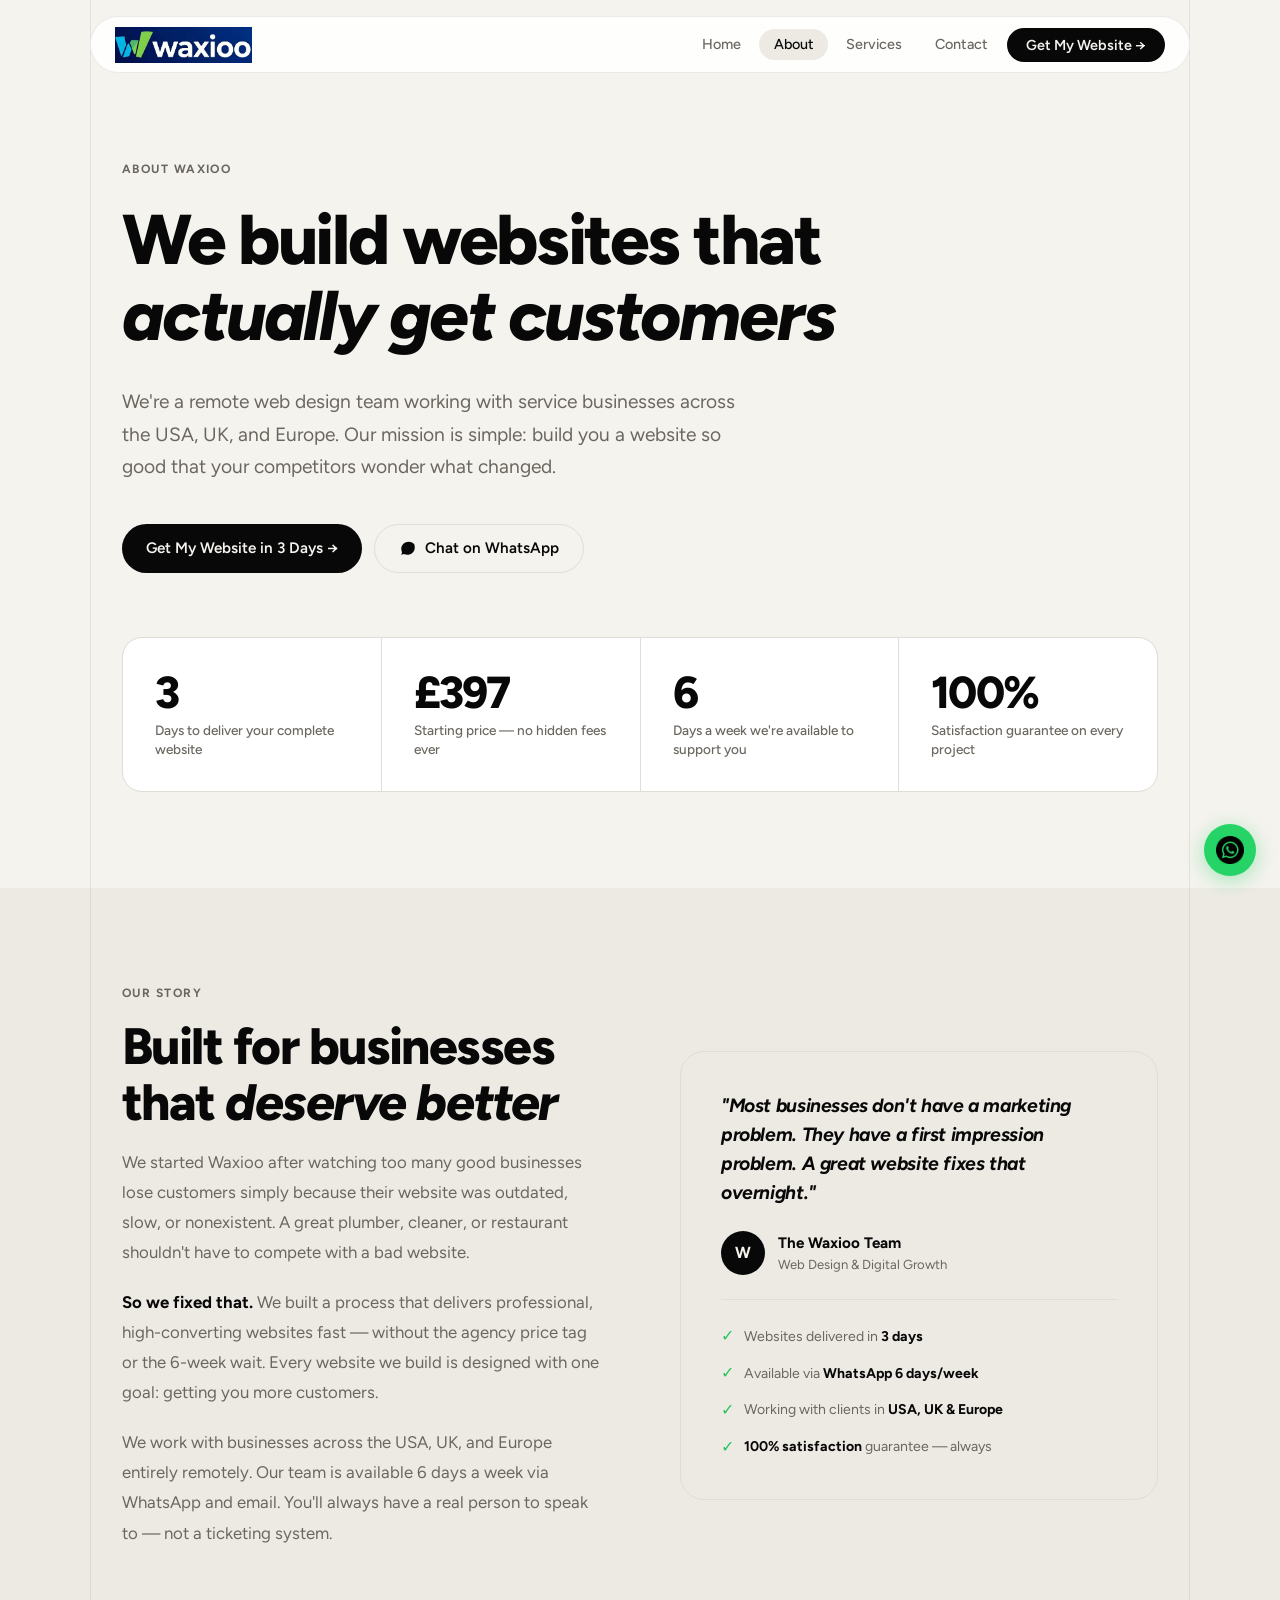
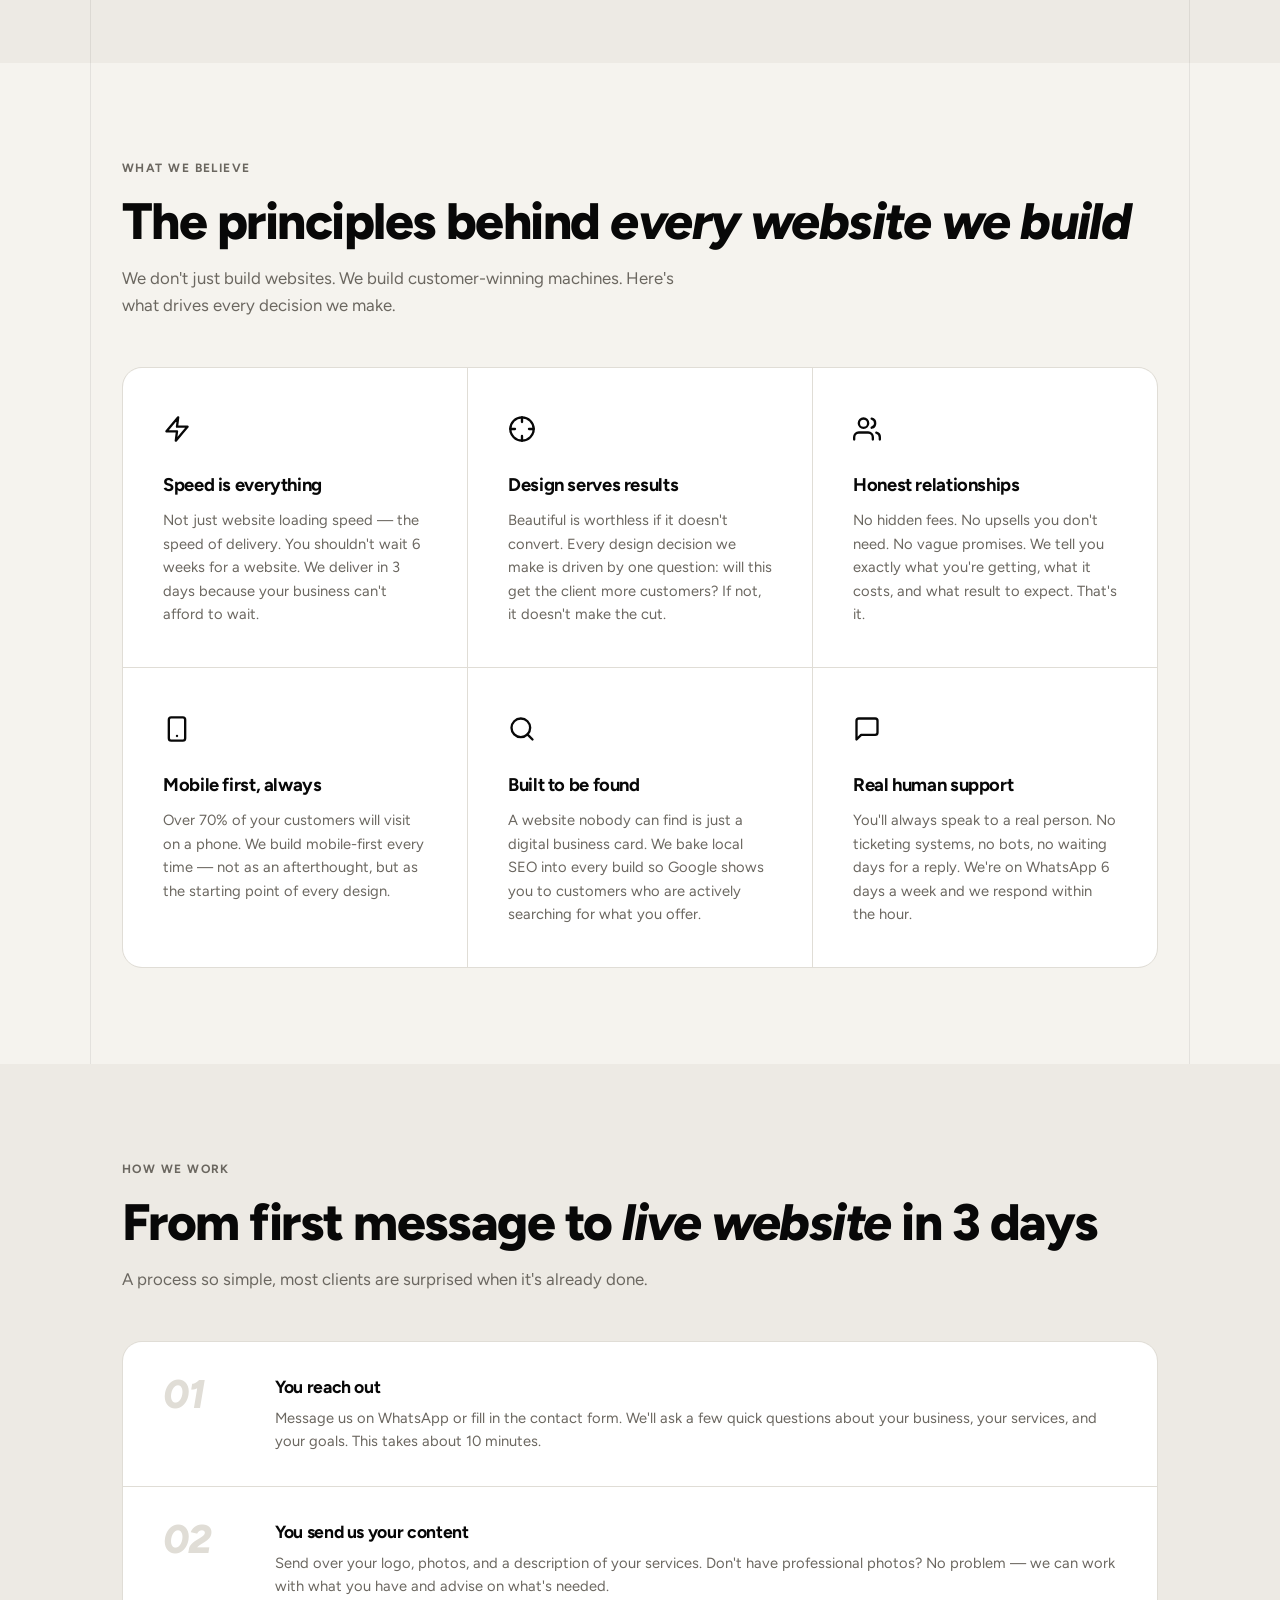
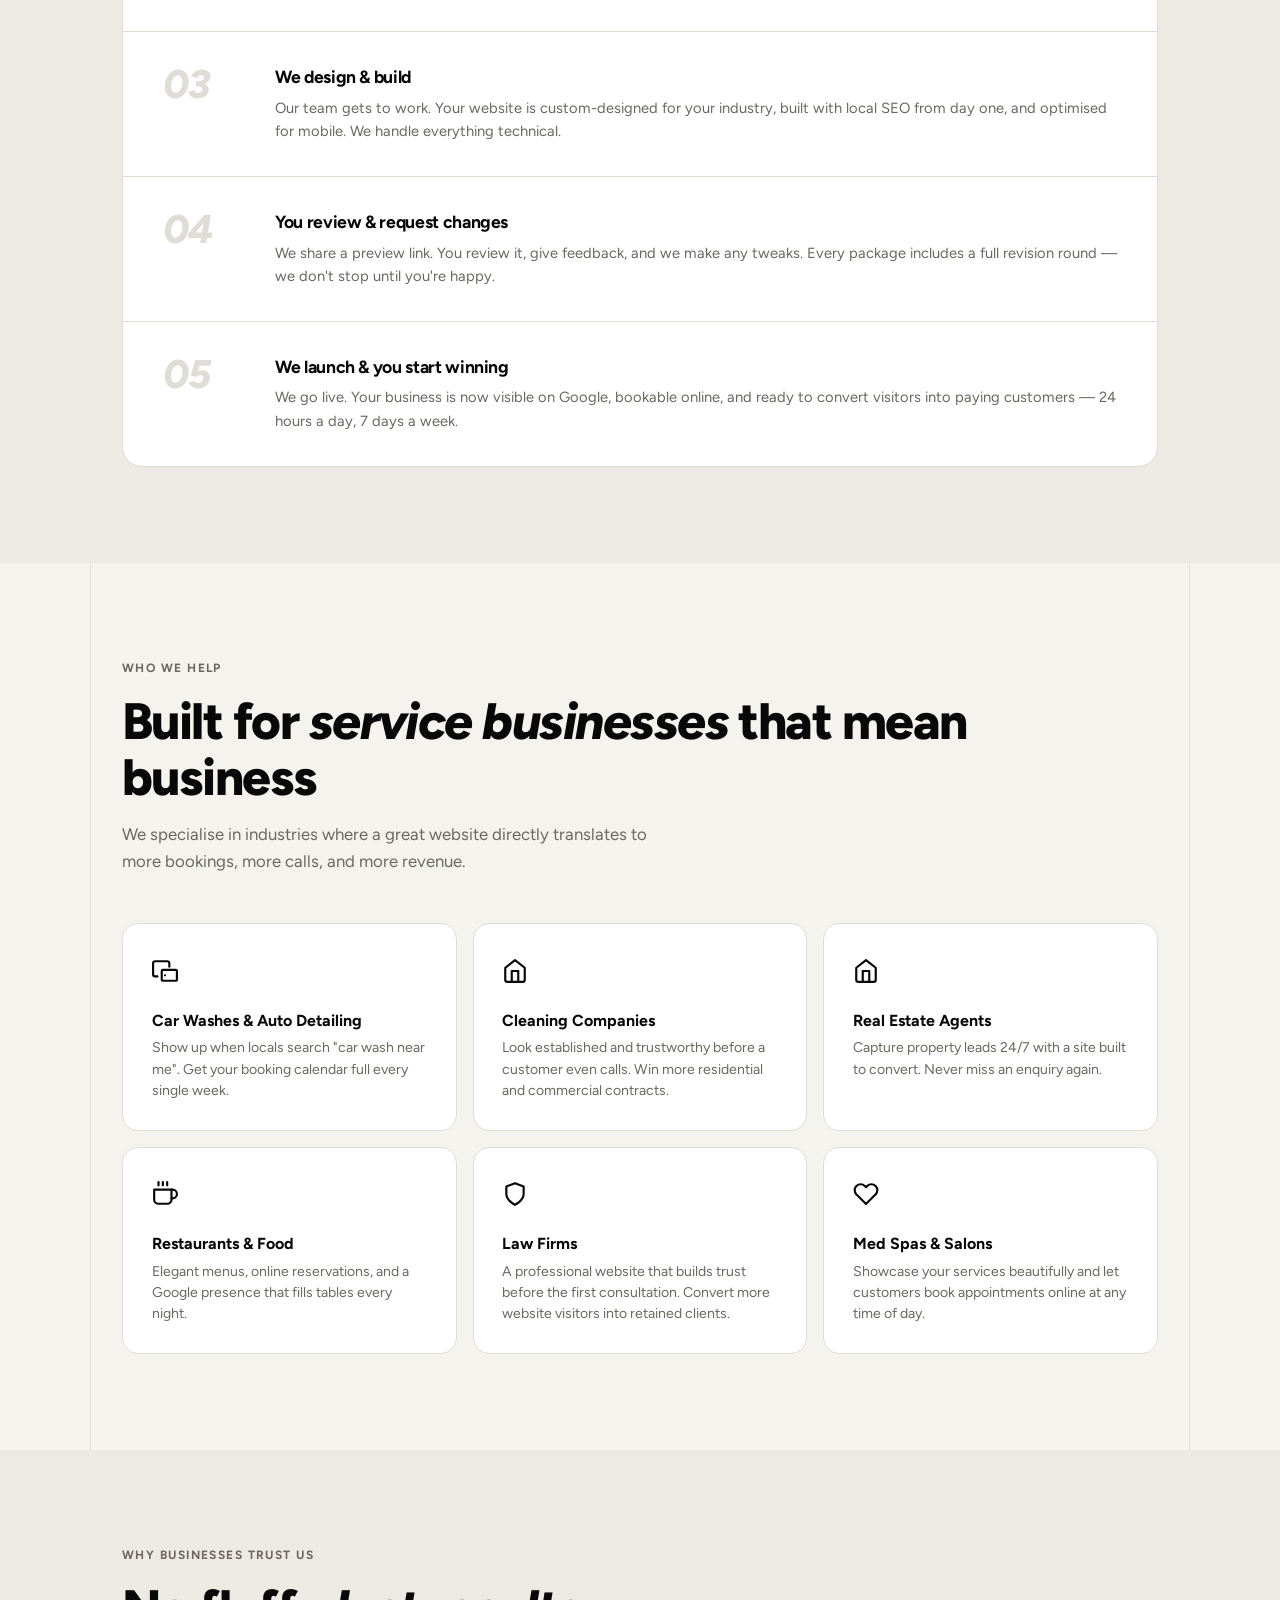
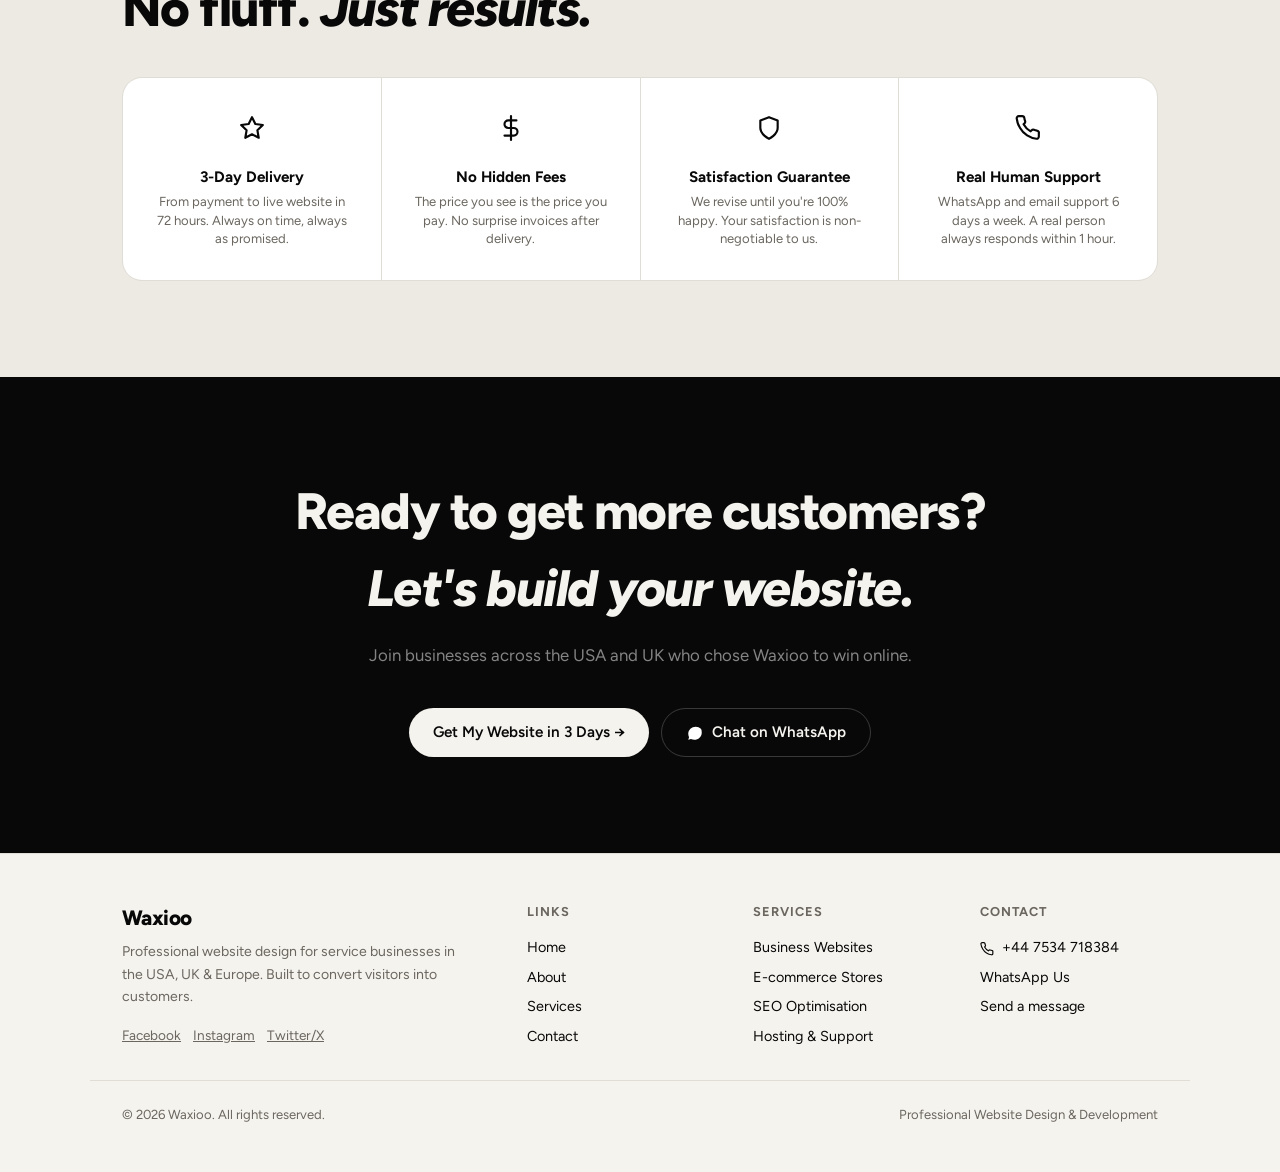
<file: about/index.html>
<!DOCTYPE html>
<html lang="en">
<head>
  <meta charset="UTF-8" />
  <meta name="viewport" content="width=device-width, initial-scale=1.0" />
  <meta name="description" content="About Waxioo — We build high-converting websites for service businesses in the USA & UK. Fast, professional, and delivered in 3 days." />
  <meta property="og:title" content="About Waxioo | Professional Web Design" />
  <meta property="og:url" content="https://waxioo.com/about" />
  <title>About Waxioo | Professional Web Design</title>
  <link rel="icon" href="../favicon.png" type="image/png">

  <script async src="https://www.googletagmanager.com/gtag/js?id=G-94SELJ5WSD"></script>
  <script>
    window.dataLayer = window.dataLayer || [];
    function gtag() { dataLayer.push(arguments); }
    gtag('js', new Date());
    gtag('config', 'G-94SELJ5WSD');
  </script>

  <link rel="preconnect" href="https://fonts.googleapis.com">
  <link rel="preconnect" href="https://fonts.gstatic.com" crossorigin>
  <link href="https://fonts.googleapis.com/css2?family=Figtree:ital,wght@0,300;0,400;0,500;0,600;0,700;0,800;1,400;1,600;1,700&display=swap" rel="stylesheet">

  <style>
    *, *::before, *::after { box-sizing: border-box; margin: 0; padding: 0; }

    :root {
      --black: #080808;
      --white: #F5F3EE;
      --white-pure: #ffffff;
      --gray: #EDEAE4;
      --gray2: #E0DDD6;
      --muted: #6b6760;
      --grid-line: rgba(0,0,0,0.07);
      --max: 1100px;
      --pad: 2rem;
    }

    html { scroll-behavior: smooth; }

    body {
      font-family: 'Figtree', -apple-system, sans-serif;
      background: var(--white);
      color: var(--black);
      overflow-x: hidden;
      line-height: 1.5;
    }

    /* Grid lines */
    .grid-wrap { position: relative; }
    .grid-line-left, .grid-line-right {
      position: absolute; top: 0; bottom: 0; width: 1px;
      background: var(--grid-line); pointer-events: none; z-index: 0;
    }
    .grid-line-left  { left: calc((100% - var(--max)) / 2); }
    .grid-line-right { right: calc((100% - var(--max)) / 2); }

    /* NAV */
    .nav {
      position: fixed; top: 1rem; left: 50%; transform: translateX(-50%);
      width: calc(100% - 3rem); max-width: var(--max); z-index: 1000;
      background: rgba(255,255,255,0.88); backdrop-filter: blur(20px);
      -webkit-backdrop-filter: blur(20px); border: 1px solid rgba(0,0,0,0.08);
      border-radius: 100px; padding: 0.6rem 1.5rem;
      display: flex; align-items: center; justify-content: space-between; gap: 1rem;
    }
    .nav-logo { text-decoration: none; display: flex; align-items: center; }
    .nav-logo img { height: 36px; width: auto; display: block; }
    .nav-links { display: flex; align-items: center; gap: 0.25rem; list-style: none; }
    .nav-links a { text-decoration: none; color: var(--muted); font-size: 0.9rem; font-weight: 500; padding: 0.4rem 0.9rem; border-radius: 100px; transition: all 0.15s; }
    .nav-links a:hover, .nav-links a.active { color: var(--black); background: var(--gray); }
    .nav-cta { background: var(--black) !important; color: var(--white) !important; font-weight: 600 !important; padding: 0.5rem 1.2rem !important; }
    .nav-cta:hover { background: #333 !important; }
    .menu-toggle { display: none; flex-direction: column; gap: 5px; background: none; border: none; cursor: pointer; padding: 4px; }
    .menu-toggle span { display: block; width: 22px; height: 2px; background: var(--black); border-radius: 2px; transition: all 0.3s; }

    /* HERO */
    .hero {
      padding: 10rem var(--pad) 6rem;
      max-width: var(--max);
      margin: 0 auto;
      position: relative;
      z-index: 1;
    }

    .hero-eyebrow {
      font-size: 0.75rem; font-weight: 700; letter-spacing: 0.12em;
      text-transform: uppercase; color: var(--muted); margin-bottom: 1.5rem;
    }

    .hero h1 {
      font-size: clamp(2.8rem, 5.5vw, 5rem);
      font-weight: 800; line-height: 1.08;
      letter-spacing: -0.03em; margin-bottom: 2rem;
    }

    .hero h1 em { font-style: italic; }

    .hero-lead {
      font-size: 1.2rem; color: var(--muted); line-height: 1.7;
      max-width: 640px; margin-bottom: 2.5rem;
    }

    .hero-stats {
      display: grid;
      grid-template-columns: repeat(4, 1fr);
      gap: 1px;
      background: var(--gray2);
      border: 1.5px solid var(--gray2);
      border-radius: 20px;
      overflow: hidden;
      margin-top: 4rem;
    }

    .stat-card {
      background: var(--white-pure);
      padding: 2rem;
    }

    .stat-num {
      font-size: 2.8rem; font-weight: 800;
      letter-spacing: -0.04em; line-height: 1;
      margin-bottom: 0.4rem;
    }

    .stat-label {
      font-size: 0.85rem; color: var(--muted); font-weight: 500; line-height: 1.4;
    }

    /* SECTIONS */
    .section { padding: 6rem 0; position: relative; }

    .section-inner {
      max-width: var(--max); margin: 0 auto;
      padding: 0 var(--pad); position: relative; z-index: 1;
    }

    .eyebrow {
      font-size: 0.75rem; font-weight: 700; letter-spacing: 0.12em;
      text-transform: uppercase; color: var(--muted); margin-bottom: 1rem;
    }

    .section-title {
      font-size: clamp(2rem, 4vw, 3.2rem); font-weight: 800;
      letter-spacing: -0.03em; line-height: 1.1; margin-bottom: 1rem;
    }

    .section-title em { font-style: italic; }

    .section-sub {
      color: var(--muted); font-size: 1.05rem;
      max-width: 560px; line-height: 1.6; margin-bottom: 3rem;
    }

    /* STORY SECTION */
    .story-grid {
      display: grid;
      grid-template-columns: 1fr 1fr;
      gap: 5rem;
      align-items: center;
    }

    .story-text p {
      font-size: 1.05rem; color: var(--muted);
      line-height: 1.8; margin-bottom: 1.2rem;
    }

    .story-text p strong { color: var(--black); font-weight: 700; }

    .story-card {
      background: var(--gray);
      border: 1.5px solid var(--gray2);
      border-radius: 24px;
      padding: 2.5rem;
    }

    .story-card-quote {
      font-size: 1.2rem; font-weight: 700;
      line-height: 1.5; letter-spacing: -0.02em;
      margin-bottom: 1.5rem;
      font-style: italic;
    }

    .story-card-author {
      display: flex; align-items: center; gap: 0.8rem;
    }

    .author-avatar {
      width: 44px; height: 44px; border-radius: 50%;
      background: var(--black); color: var(--white);
      display: flex; align-items: center; justify-content: center;
      font-weight: 700; font-size: 1rem; flex-shrink: 0;
    }

    .author-name { font-size: 0.95rem; font-weight: 700; }
    .author-title { font-size: 0.82rem; color: var(--muted); }

    /* VALUES */
    .values-grid {
      display: grid;
      grid-template-columns: repeat(3, 1fr);
      gap: 1px;
      background: var(--gray2);
      border: 1.5px solid var(--gray2);
      border-radius: 20px;
      overflow: hidden;
    }

    .value-card {
      background: var(--white-pure);
      padding: 2.5rem;
    }

    .value-icon { font-size: 2rem; margin-bottom: 1rem; }

    .value-card h3 {
      font-size: 1.15rem; font-weight: 700;
      letter-spacing: -0.02em; margin-bottom: 0.6rem;
    }

    .value-card p {
      font-size: 0.92rem; color: var(--muted);
      line-height: 1.6; margin: 0;
    }

    /* PROCESS */
    .process-list {
      display: flex;
      flex-direction: column;
      gap: 1px;
      background: var(--gray2);
      border: 1.5px solid var(--gray2);
      border-radius: 20px;
      overflow: hidden;
    }

    .process-item {
      background: var(--white-pure);
      padding: 2rem 2.5rem;
      display: grid;
      grid-template-columns: 80px 1fr;
      gap: 2rem;
      align-items: start;
      transition: background 0.15s;
    }

    .process-item:hover { background: var(--gray); }

    .process-num {
      font-size: 2.5rem; font-weight: 800;
      color: var(--gray2); font-style: italic;
      letter-spacing: -0.03em; line-height: 1;
    }

    .process-content h3 {
      font-size: 1.1rem; font-weight: 700;
      margin-bottom: 0.4rem; letter-spacing: -0.02em;
    }

    .process-content p {
      font-size: 0.92rem; color: var(--muted);
      line-height: 1.6; margin: 0;
    }

    /* WHO WE SERVE */
    .niches-grid {
      display: grid;
      grid-template-columns: repeat(3, 1fr);
      gap: 1rem;
    }

    .niche-card {
      border: 1.5px solid var(--gray2);
      border-radius: 16px;
      padding: 1.8rem;
      transition: border-color 0.2s, box-shadow 0.2s;
    }

    .niche-card:hover {
      border-color: #ccc;
      box-shadow: 0 4px 20px rgba(0,0,0,0.06);
    }

    .niche-icon { font-size: 1.8rem; margin-bottom: 0.8rem; }
    .niche-card h3 { font-size: 1rem; font-weight: 700; margin-bottom: 0.3rem; }
    .niche-card p { font-size: 0.88rem; color: var(--muted); margin: 0; line-height: 1.5; }

    /* TRUST BADGES */
    .trust-grid {
      display: grid;
      grid-template-columns: repeat(4, 1fr);
      gap: 1px;
      background: var(--gray2);
      border: 1.5px solid var(--gray2);
      border-radius: 20px;
      overflow: hidden;
    }

    .trust-card {
      background: var(--white-pure);
      padding: 2rem;
      text-align: center;
    }

    .trust-icon { font-size: 1.8rem; margin-bottom: 0.8rem; }
    .trust-card h3 { font-size: 0.95rem; font-weight: 700; margin-bottom: 0.3rem; }
    .trust-card p { font-size: 0.82rem; color: var(--muted); margin: 0; line-height: 1.4; }

    /* CTA BOTTOM */
    .cta-section {
      background: var(--black); color: var(--white);
      padding: 6rem 0; text-align: center;
    }

    .cta-section h2 {
      font-size: clamp(2rem, 4vw, 3.5rem); font-weight: 800;
      letter-spacing: -0.03em; margin-bottom: 1rem; color: var(--white);
    }

    .cta-section h2 em { font-style: italic; }

    .cta-section p { color: rgba(255,255,255,0.5); font-size: 1.05rem; margin-bottom: 2.5rem; }

    .cta-buttons { display: flex; gap: 0.75rem; justify-content: center; flex-wrap: wrap; }

    .btn {
      display: inline-flex; align-items: center; gap: 0.5rem;
      padding: 0.75rem 1.5rem; border-radius: 100px; font-size: 0.95rem;
      font-weight: 600; text-decoration: none; transition: all 0.15s ease;
      white-space: nowrap; font-family: inherit; cursor: pointer; border: none;
    }

    .btn-white { background: var(--white); color: var(--black); }
    .btn-white:hover { background: #eee; transform: translateY(-1px); }
    .btn-ghost { background: transparent; color: var(--white); border: 1.5px solid rgba(255,255,255,0.2); }
    .btn-ghost:hover { border-color: rgba(255,255,255,0.5); }
    .btn-black { background: var(--black); color: var(--white); }
    .btn-black:hover { background: #222; transform: translateY(-1px); }
    .btn-outline { background: transparent; color: var(--black); border: 1.5px solid var(--gray2); }
    .btn-outline:hover { background: var(--gray); }

    /* FOOTER */
    .footer { border-top: 1px solid var(--gray2); padding: 3rem 0; }
    .footer-inner {
      max-width: var(--max); margin: 0 auto; padding: 0 var(--pad);
      display: grid; grid-template-columns: 2fr 1fr 1fr 1fr; gap: 3rem;
    }
    .footer-brand h3 { font-size: 1.3rem; font-weight: 800; letter-spacing: -0.03em; margin-bottom: 0.5rem; }
    .footer-brand p { font-size: 0.88rem; color: var(--muted); line-height: 1.6; margin-bottom: 1rem; }
    .footer-col h4 { font-size: 0.8rem; font-weight: 700; letter-spacing: 0.08em; text-transform: uppercase; color: var(--muted); margin-bottom: 1rem; }
    .footer-col ul { list-style: none; display: flex; flex-direction: column; gap: 0.5rem; }
    .footer-col ul li a { text-decoration: none; font-size: 0.9rem; color: var(--black); transition: color 0.15s; }
    .footer-col ul li a:hover { color: var(--muted); }
    .footer-col ul li { font-size: 0.9rem; color: var(--black); }
    .footer-bottom {
      max-width: var(--max); margin: 2rem auto 0; padding: 1.5rem var(--pad) 0;
      border-top: 1px solid var(--gray2); display: flex;
      justify-content: space-between; align-items: center;
      font-size: 0.82rem; color: var(--muted);
    }

    /* WHATSAPP FLOAT */
    .wa-float {
      position: fixed; bottom: 1.5rem; right: 1.5rem; z-index: 999;
      width: 52px; height: 52px; background: #25d366; border-radius: 50%;
      display: flex; align-items: center; justify-content: center;
      box-shadow: 0 4px 20px rgba(37,211,102,0.4); transition: transform 0.2s;
    }
    .wa-float:hover { transform: scale(1.08); }
    .wa-float img { width: 28px; height: 28px; }
    .wa-tooltip {
      position: absolute; right: 60px; background: var(--black); color: var(--white);
      font-size: 0.78rem; font-weight: 600; padding: 0.4rem 0.8rem;
      border-radius: 8px; white-space: nowrap; opacity: 0;
      pointer-events: none; transition: opacity 0.2s;
    }
    .wa-float:hover .wa-tooltip { opacity: 1; }

    /* REVEAL */
    .reveal { opacity: 0; transform: translateY(24px); transition: opacity 0.7s ease, transform 0.7s ease; }
    .reveal.active { opacity: 1; transform: translateY(0); }
    .delay-1 { transition-delay: 0.1s; }
    .delay-2 { transition-delay: 0.2s; }
    .delay-3 { transition-delay: 0.3s; }
    .delay-4 { transition-delay: 0.4s; }

    /* MOBILE */
    @media (max-width: 768px) {
      .nav-links { display: none; }
      .menu-toggle { display: flex; }
      .nav-links.active {
  display: flex !important;
  flex-direction: column;
  position: absolute;
  top: calc(100% + 0.5rem);
  left: 0; right: 0;
  background: var(--white-pure);
  align-items: center;
  justify-content: flex-start;
  padding: 1.5rem;
  gap: 0.5rem;
  z-index: 1001;
  list-style: none;
  border-radius: 16px;
  border: 1px solid var(--gray2);
  box-shadow: 0 8px 30px rgba(0,0,0,0.08);
}
      .nav-links.active a { font-size: 1.2rem; padding: 0.6rem 1.5rem; }
      .hero { padding: 7rem var(--pad) 3rem; }
      .hero-stats { grid-template-columns: repeat(2, 1fr); }
      .story-grid { grid-template-columns: 1fr; gap: 3rem; }
      .values-grid { grid-template-columns: 1fr; }
      .niches-grid { grid-template-columns: 1fr 1fr; }
      .trust-grid { grid-template-columns: repeat(2, 1fr); }
      .process-item { grid-template-columns: 50px 1fr; gap: 1rem; }
      .section { padding: 4rem 0; }
      .footer-inner { grid-template-columns: 1fr 1fr; gap: 2rem; }
      .footer-bottom { flex-direction: column; gap: 0.5rem; text-align: center; }
      .grid-line-left, .grid-line-right { display: none; }
    }

    @media (max-width: 480px) {
      .hero-stats { grid-template-columns: 1fr 1fr; }
      .niches-grid { grid-template-columns: 1fr; }
      .trust-grid { grid-template-columns: 1fr 1fr; }
      .footer-inner { grid-template-columns: 1fr; }
      .section-inner { padding: 0 1.25rem; }
    }
  </style>
</head>

<body>

  <!-- NAV -->
  <nav class="nav" id="header">
    <a href="/" class="nav-logo"><img src="../images/waxio-logo.jpg" alt="Waxioo"></a>
    <button class="menu-toggle" id="menuToggle" aria-label="Toggle menu">
      <span></span><span></span><span></span>
    </button>
    <ul class="nav-links" id="navMenu">
      <li><a href="/">Home</a></li>
      <li><a href="/about/" class="active">About</a></li>
      <li><a href="/services/">Services</a></li>
      <li><a href="/contact/">Contact</a></li>
      <li><a href="/contact/" class="nav-cta">Get My Website →</a></li>
    </ul>
  </nav>

  <!-- WHATSAPP FLOAT -->
  <a href="https://wa.me/447534718384?text=Hi!%20I'm%20interested%20in%20a%20business%20website" class="wa-float" target="_blank" rel="noopener">
    <span class="wa-tooltip">Chat — We reply within 1 hour</span>
    <img src="../images/whatsapp.png" alt="WhatsApp">
  </a>

  <!-- HERO -->
  <div class="grid-wrap">
    <div class="grid-line-left"></div>
    <div class="grid-line-right"></div>
    <div class="hero">
      <div class="hero-eyebrow reveal">About Waxioo</div>
      <h1 class="reveal delay-1">We build websites that<br><em>actually get customers</em></h1>
      <p class="hero-lead reveal delay-2">We're a remote web design team working with service businesses across the USA, UK, and Europe. Our mission is simple: build you a website so good that your competitors wonder what changed.</p>
      <div style="display:flex;gap:0.75rem;flex-wrap:wrap;" class="reveal delay-3">
        <a href="/contact/" class="btn btn-black">Get My Website in 3 Days →</a>
        <a href="https://wa.me/447534718384" class="btn btn-outline" target="_blank" rel="noopener">
          <svg width="18" height="18" viewBox="0 0 24 24" fill="none" xmlns="http://www.w3.org/2000/svg"><path d="M21 11.5C21 16.75 16.52 21 11 21C9.43 21 7.94 20.63 6.61 20L3 21L4.06 17.67C3.4 16.31 3 14.75 3 13.1C3 7.85 7.48 3.6 13 3.6C15.66 3.6 18.06 4.64 19.8 6.33C20.87 7.37 21 10.05 21 11.5Z" fill="currentColor"/></svg>
          Chat on WhatsApp
        </a>
      </div>

      <!-- STATS -->
      <div class="hero-stats reveal delay-3">
        <div class="stat-card">
          <div class="stat-num">3</div>
          <div class="stat-label">Days to deliver your complete website</div>
        </div>
        <div class="stat-card">
          <div class="stat-num">£397</div>
          <div class="stat-label">Starting price — no hidden fees ever</div>
        </div>
        <div class="stat-card">
          <div class="stat-num">6</div>
          <div class="stat-label">Days a week we're available to support you</div>
        </div>
        <div class="stat-card">
          <div class="stat-num">100%</div>
          <div class="stat-label">Satisfaction guarantee on every project</div>
        </div>
      </div>
    </div>
  </div>

  <!-- STORY -->
  <section class="section grid-wrap" style="background: var(--gray);">
    <div class="grid-line-left"></div>
    <div class="grid-line-right"></div>
    <div class="section-inner">
      <div class="story-grid">
        <div class="story-text">
          <div class="eyebrow reveal">Our story</div>
          <h2 class="section-title reveal delay-1">Built for businesses that <em>deserve better</em></h2>
          <p class="reveal delay-2">We started Waxioo after watching too many good businesses lose customers simply because their website was outdated, slow, or nonexistent. A great plumber, cleaner, or restaurant shouldn't have to compete with a bad website.</p>
          <p class="reveal delay-2"><strong>So we fixed that.</strong> We built a process that delivers professional, high-converting websites fast — without the agency price tag or the 6-week wait. Every website we build is designed with one goal: getting you more customers.</p>
          <p class="reveal delay-3">We work with businesses across the USA, UK, and Europe entirely remotely. Our team is available 6 days a week via WhatsApp and email. You'll always have a real person to speak to — not a ticketing system.</p>
        </div>
        <div class="story-card reveal delay-2">
          <div class="story-card-quote">"Most businesses don't have a marketing problem. They have a first impression problem. A great website fixes that overnight."</div>
          <div class="story-card-author">
            <div class="author-avatar">W</div>
            <div>
              <div class="author-name">The Waxioo Team</div>
              <div class="author-title">Web Design & Digital Growth</div>
            </div>
          </div>
          <div style="height:1px;background:var(--gray2);margin:1.5rem 0;"></div>
          <div style="display:flex;flex-direction:column;gap:0.8rem;">
            <div style="display:flex;align-items:center;gap:0.6rem;font-size:0.88rem;">
              <span style="color:#22c55e;font-size:1rem;">✓</span>
              <span style="color:var(--muted);">Websites delivered in <strong style="color:var(--black);">3 days</strong></span>
            </div>
            <div style="display:flex;align-items:center;gap:0.6rem;font-size:0.88rem;">
              <span style="color:#22c55e;font-size:1rem;">✓</span>
              <span style="color:var(--muted);">Available via <strong style="color:var(--black);">WhatsApp 6 days/week</strong></span>
            </div>
            <div style="display:flex;align-items:center;gap:0.6rem;font-size:0.88rem;">
              <span style="color:#22c55e;font-size:1rem;">✓</span>
              <span style="color:var(--muted);">Working with clients in <strong style="color:var(--black);">USA, UK & Europe</strong></span>
            </div>
            <div style="display:flex;align-items:center;gap:0.6rem;font-size:0.88rem;">
              <span style="color:#22c55e;font-size:1rem;">✓</span>
              <span style="color:var(--muted);"><strong style="color:var(--black);">100% satisfaction</strong> guarantee — always</span>
            </div>
          </div>
        </div>
      </div>
    </div>
  </section>

  <!-- VALUES -->
  <section class="section grid-wrap">
    <div class="grid-line-left"></div>
    <div class="grid-line-right"></div>
    <div class="section-inner">
      <div class="eyebrow reveal">What we believe</div>
      <h2 class="section-title reveal delay-1">The principles behind <em>every website we build</em></h2>
      <p class="section-sub reveal delay-2">We don't just build websites. We build customer-winning machines. Here's what drives every decision we make.</p>
      <div class="values-grid reveal delay-2">
        <div class="value-card">
          <div class="value-icon"><svg width="28" height="28" viewBox="0 0 24 24" fill="none" stroke="currentColor" stroke-width="2" stroke-linecap="round" stroke-linejoin="round"><polygon points="13 2 3 14 12 14 11 22 21 10 12 10 13 2"/></svg></div>
          <h3>Speed is everything</h3>
          <p>Not just website loading speed — the speed of delivery. You shouldn't wait 6 weeks for a website. We deliver in 3 days because your business can't afford to wait.</p>
        </div>
        <div class="value-card">
          <div class="value-icon"><svg width="28" height="28" viewBox="0 0 24 24" fill="none" stroke="currentColor" stroke-width="2" stroke-linecap="round" stroke-linejoin="round"><circle cx="12" cy="12" r="10"/><line x1="22" y1="12" x2="18" y2="12"/><line x1="6" y1="12" x2="2" y2="12"/><line x1="12" y1="2" x2="12" y2="6"/><line x1="12" y1="18" x2="12" y2="22"/></svg></div>
          <h3>Design serves results</h3>
          <p>Beautiful is worthless if it doesn't convert. Every design decision we make is driven by one question: will this get the client more customers? If not, it doesn't make the cut.</p>
        </div>
        <div class="value-card">
          <div class="value-icon"><svg width="28" height="28" viewBox="0 0 24 24" fill="none" stroke="currentColor" stroke-width="2" stroke-linecap="round" stroke-linejoin="round"><path d="M17 21v-2a4 4 0 0 0-4-4H5a4 4 0 0 0-4 4v2"/><circle cx="9" cy="7" r="4"/><path d="M23 21v-2a4 4 0 0 0-3-3.87"/><path d="M16 3.13a4 4 0 0 1 0 7.75"/></svg></div>
          <h3>Honest relationships</h3>
          <p>No hidden fees. No upsells you don't need. No vague promises. We tell you exactly what you're getting, what it costs, and what result to expect. That's it.</p>
        </div>
        <div class="value-card">
          <div class="value-icon"><svg width="28" height="28" viewBox="0 0 24 24" fill="none" stroke="currentColor" stroke-width="2" stroke-linecap="round" stroke-linejoin="round"><rect x="5" y="2" width="14" height="20" rx="2" ry="2"/><line x1="12" y1="18" x2="12.01" y2="18"/></svg></div>
          <h3>Mobile first, always</h3>
          <p>Over 70% of your customers will visit on a phone. We build mobile-first every time — not as an afterthought, but as the starting point of every design.</p>
        </div>
        <div class="value-card">
          <div class="value-icon"><svg width="28" height="28" viewBox="0 0 24 24" fill="none" stroke="currentColor" stroke-width="2" stroke-linecap="round" stroke-linejoin="round"><circle cx="11" cy="11" r="8"/><line x1="21" y1="21" x2="16.65" y2="16.65"/></svg></div>
          <h3>Built to be found</h3>
          <p>A website nobody can find is just a digital business card. We bake local SEO into every build so Google shows you to customers who are actively searching for what you offer.</p>
        </div>
        <div class="value-card">
          <div class="value-icon"><svg width="28" height="28" viewBox="0 0 24 24" fill="none" stroke="currentColor" stroke-width="2" stroke-linecap="round" stroke-linejoin="round"><path d="M21 15a2 2 0 0 1-2 2H7l-4 4V5a2 2 0 0 1 2-2h14a2 2 0 0 1 2 2z"/></svg></div>
          <h3>Real human support</h3>
          <p>You'll always speak to a real person. No ticketing systems, no bots, no waiting days for a reply. We're on WhatsApp 6 days a week and we respond within the hour.</p>
        </div>
      </div>
    </div>
  </section>

  <!-- OUR PROCESS -->
  <section class="section" style="background: var(--gray);">
    <div class="section-inner">
      <div class="eyebrow reveal">How we work</div>
      <h2 class="section-title reveal delay-1">From first message to <em>live website</em> in 3 days</h2>
      <p class="section-sub reveal delay-2">A process so simple, most clients are surprised when it's already done.</p>
      <div class="process-list reveal delay-2">
        <div class="process-item">
          <div class="process-num">01</div>
          <div class="process-content">
            <h3>You reach out</h3>
            <p>Message us on WhatsApp or fill in the contact form. We'll ask a few quick questions about your business, your services, and your goals. This takes about 10 minutes.</p>
          </div>
        </div>
        <div class="process-item">
          <div class="process-num">02</div>
          <div class="process-content">
            <h3>You send us your content</h3>
            <p>Send over your logo, photos, and a description of your services. Don't have professional photos? No problem — we can work with what you have and advise on what's needed.</p>
          </div>
        </div>
        <div class="process-item">
          <div class="process-num">03</div>
          <div class="process-content">
            <h3>We design & build</h3>
            <p>Our team gets to work. Your website is custom-designed for your industry, built with local SEO from day one, and optimised for mobile. We handle everything technical.</p>
          </div>
        </div>
        <div class="process-item">
          <div class="process-num">04</div>
          <div class="process-content">
            <h3>You review & request changes</h3>
            <p>We share a preview link. You review it, give feedback, and we make any tweaks. Every package includes a full revision round — we don't stop until you're happy.</p>
          </div>
        </div>
        <div class="process-item">
          <div class="process-num">05</div>
          <div class="process-content">
            <h3>We launch & you start winning</h3>
            <p>We go live. Your business is now visible on Google, bookable online, and ready to convert visitors into paying customers — 24 hours a day, 7 days a week.</p>
          </div>
        </div>
      </div>
    </div>
  </section>

  <!-- WHO WE SERVE -->
  <section class="section grid-wrap">
    <div class="grid-line-left"></div>
    <div class="grid-line-right"></div>
    <div class="section-inner">
      <div class="eyebrow reveal">Who we help</div>
      <h2 class="section-title reveal delay-1">Built for <em>service businesses</em> that mean business</h2>
      <p class="section-sub reveal delay-2">We specialise in industries where a great website directly translates to more bookings, more calls, and more revenue.</p>
      <div class="niches-grid">
        <div class="niche-card reveal delay-1" style="background: var(--white-pure);">
          <div class="niche-icon"><svg width="26" height="26" viewBox="0 0 24 24" fill="none" stroke="currentColor" stroke-width="2" stroke-linecap="round" stroke-linejoin="round"><path d="M5 17H3a2 2 0 0 1-2-2V5a2 2 0 0 1 2-2h11a2 2 0 0 1 2 2v3"/><rect x="9" y="11" width="14" height="10" rx="1"/><line x1="12" y1="16" x2="12" y2="16"/></svg></div>
          <h3>Car Washes &amp; Auto Detailing</h3>
          <p>Show up when locals search "car wash near me". Get your booking calendar full every single week.</p>
        </div>
        <div class="niche-card reveal delay-2" style="background: var(--white-pure);">
          <div class="niche-icon"><svg width="26" height="26" viewBox="0 0 24 24" fill="none" stroke="currentColor" stroke-width="2" stroke-linecap="round" stroke-linejoin="round"><path d="M3 9l9-7 9 7v11a2 2 0 0 1-2 2H5a2 2 0 0 1-2-2z"/><polyline points="9 22 9 12 15 12 15 22"/></svg></div>
          <h3>Cleaning Companies</h3>
          <p>Look established and trustworthy before a customer even calls. Win more residential and commercial contracts.</p>
        </div>
        <div class="niche-card reveal delay-3" style="background: var(--white-pure);">
          <div class="niche-icon"><svg width="26" height="26" viewBox="0 0 24 24" fill="none" stroke="currentColor" stroke-width="2" stroke-linecap="round" stroke-linejoin="round"><path d="M3 9l9-7 9 7v11a2 2 0 0 1-2 2H5a2 2 0 0 1-2-2z"/><polyline points="9 22 9 12 15 12 15 22"/></svg></div>
          <h3>Real Estate Agents</h3>
          <p>Capture property leads 24/7 with a site built to convert. Never miss an enquiry again.</p>
        </div>
        <div class="niche-card reveal delay-1" style="background: var(--white-pure);">
          <div class="niche-icon"><svg width="26" height="26" viewBox="0 0 24 24" fill="none" stroke="currentColor" stroke-width="2" stroke-linecap="round" stroke-linejoin="round"><path d="M18 8h1a4 4 0 0 1 0 8h-1"/><path d="M2 8h16v9a4 4 0 0 1-4 4H6a4 4 0 0 1-4-4V8z"/><line x1="6" y1="1" x2="6" y2="4"/><line x1="10" y1="1" x2="10" y2="4"/><line x1="14" y1="1" x2="14" y2="4"/></svg></div>
          <h3>Restaurants &amp; Food</h3>
          <p>Elegant menus, online reservations, and a Google presence that fills tables every night.</p>
        </div>
        <div class="niche-card reveal delay-2" style="background: var(--white-pure);">
          <div class="niche-icon"><svg width="26" height="26" viewBox="0 0 24 24" fill="none" stroke="currentColor" stroke-width="2" stroke-linecap="round" stroke-linejoin="round"><path d="M12 22s8-4 8-10V5l-8-3-8 3v7c0 6 8 10 8 10z"/></svg></div>
          <h3>Law Firms</h3>
          <p>A professional website that builds trust before the first consultation. Convert more website visitors into retained clients.</p>
        </div>
        <div class="niche-card reveal delay-3" style="background: var(--white-pure);">
          <div class="niche-icon"><svg width="26" height="26" viewBox="0 0 24 24" fill="none" stroke="currentColor" stroke-width="2" stroke-linecap="round" stroke-linejoin="round"><path d="M20.84 4.61a5.5 5.5 0 0 0-7.78 0L12 5.67l-1.06-1.06a5.5 5.5 0 0 0-7.78 7.78l1.06 1.06L12 21.23l7.78-7.78 1.06-1.06a5.5 5.5 0 0 0 0-7.78z"/></svg></div>
          <h3>Med Spas &amp; Salons</h3>
          <p>Showcase your services beautifully and let customers book appointments online at any time of day.</p>
        </div>
      </div>
    </div>
  </section>

  <!-- TRUST BADGES -->
  <section class="section" style="background: var(--gray);">
    <div class="section-inner">
      <div class="eyebrow reveal">Why businesses trust us</div>
      <h2 class="section-title reveal delay-1">No fluff. <em>Just results.</em></h2>
      <div class="trust-grid reveal delay-2" style="margin-top:2.5rem;">
        <div class="trust-card">
          <div class="trust-icon"><svg width="26" height="26" viewBox="0 0 24 24" fill="none" stroke="currentColor" stroke-width="2" stroke-linecap="round" stroke-linejoin="round"><polygon points="12 2 15.09 8.26 22 9.27 17 14.14 18.18 21.02 12 17.77 5.82 21.02 7 14.14 2 9.27 8.91 8.26 12 2"/></svg></div>
          <h3>3-Day Delivery</h3>
          <p>From payment to live website in 72 hours. Always on time, always as promised.</p>
        </div>
        <div class="trust-card">
          <div class="trust-icon"><svg width="26" height="26" viewBox="0 0 24 24" fill="none" stroke="currentColor" stroke-width="2" stroke-linecap="round" stroke-linejoin="round"><line x1="12" y1="1" x2="12" y2="23"/><path d="M17 5H9.5a3.5 3.5 0 0 0 0 7h5a3.5 3.5 0 0 1 0 7H6"/></svg></div>
          <h3>No Hidden Fees</h3>
          <p>The price you see is the price you pay. No surprise invoices after delivery.</p>
        </div>
        <div class="trust-card">
          <div class="trust-icon"><svg width="26" height="26" viewBox="0 0 24 24" fill="none" stroke="currentColor" stroke-width="2" stroke-linecap="round" stroke-linejoin="round"><path d="M12 22s8-4 8-10V5l-8-3-8 3v7c0 6 8 10 8 10z"/></svg></div>
          <h3>Satisfaction Guarantee</h3>
          <p>We revise until you're 100% happy. Your satisfaction is non-negotiable to us.</p>
        </div>
        <div class="trust-card">
          <div class="trust-icon"><svg width="26" height="26" viewBox="0 0 24 24" fill="none" stroke="currentColor" stroke-width="2" stroke-linecap="round" stroke-linejoin="round"><path d="M22 16.92v3a2 2 0 0 1-2.18 2 19.79 19.79 0 0 1-8.63-3.07A19.5 19.5 0 0 1 4.69 12 19.79 19.79 0 0 1 1.61 3.38 2 2 0 0 1 3.59 1h3a2 2 0 0 1 2 1.72c.127.96.361 1.903.7 2.81a2 2 0 0 1-.45 2.11L7.91 8.6a16 16 0 0 0 6.5 6.5l.96-.96a2 2 0 0 1 2.11-.45c.907.339 1.85.573 2.81.7A2 2 0 0 1 22 16.92z"/></svg></div>
          <h3>Real Human Support</h3>
          <p>WhatsApp and email support 6 days a week. A real person always responds within 1 hour.</p>
        </div>
      </div>
    </div>
  </section>

  <!-- CTA -->
  <section class="cta-section">
    <div class="section-inner">
      <h2 class="reveal">Ready to get more customers?<br><em>Let's build your website.</em></h2>
      <p class="reveal delay-1">Join businesses across the USA and UK who chose Waxioo to win online.</p>
      <div class="cta-buttons reveal delay-2">
        <a href="/contact/" class="btn btn-white">Get My Website in 3 Days →</a>
        <a href="https://wa.me/447534718384" class="btn btn-ghost" target="_blank" rel="noopener">
          <svg width="18" height="18" viewBox="0 0 24 24" fill="white" xmlns="http://www.w3.org/2000/svg"><path d="M21 11.5C21 16.75 16.52 21 11 21C9.43 21 7.94 20.63 6.61 20L3 21L4.06 17.67C3.4 16.31 3 14.75 3 13.1C3 7.85 7.48 3.6 13 3.6C15.66 3.6 18.06 4.64 19.8 6.33C20.87 7.37 21 10.05 21 11.5Z"/></svg>
          Chat on WhatsApp
        </a>
      </div>
    </div>
  </section>

  <!-- FOOTER -->
  <footer class="footer">
    <div class="footer-inner">
      <div class="footer-brand">
        <h3>Waxioo</h3>
        <p>Professional website design for service businesses in the USA, UK & Europe. Built to convert visitors into customers.</p>
        <div style="display:flex;gap:0.75rem;align-items:center;">
          <a href="https://www.facebook.com/waxiooo" target="_blank" rel="noopener" style="color:var(--muted);font-size:0.85rem;">Facebook</a>
          <a href="https://www.instagram.com/waxiooo" target="_blank" rel="noopener" style="color:var(--muted);font-size:0.85rem;">Instagram</a>
          <a href="https://x.com/waxio0" target="_blank" rel="noopener" style="color:var(--muted);font-size:0.85rem;">Twitter/X</a>
        </div>
      </div>
      <div class="footer-col">
        <h4>Links</h4>
        <ul>
          <li><a href="/">Home</a></li>
          <li><a href="/about/">About</a></li>
          <li><a href="/services/">Services</a></li>
          <li><a href="/contact/">Contact</a></li>
        </ul>
      </div>
      <div class="footer-col">
        <h4>Services</h4>
        <ul>
          <li><a href="/services/">Business Websites</a></li>
          <li><a href="/services/">E-commerce Stores</a></li>
          <li><a href="/services/">SEO Optimisation</a></li>
          <li><a href="/services/">Hosting & Support</a></li>
        </ul>
      </div>
      <div class="footer-col">
        <h4>Contact</h4>
        <ul>
          <li><svg width="14" height="14" viewBox="0 0 24 24" fill="none" stroke="currentColor" stroke-width="2" stroke-linecap="round" stroke-linejoin="round" style="vertical-align:middle;margin-right:4px"><path d="M22 16.92v3a2 2 0 0 1-2.18 2 19.79 19.79 0 0 1-8.63-3.07A19.5 19.5 0 0 1 4.69 12 19.79 19.79 0 0 1 1.61 3.38 2 2 0 0 1 3.59 1h3a2 2 0 0 1 2 1.72c.127.96.361 1.903.7 2.81a2 2 0 0 1-.45 2.11L7.91 8.6a16 16 0 0 0 6.5 6.5l.96-.96a2 2 0 0 1 2.11-.45c.907.339 1.85.573 2.81.7A2 2 0 0 1 22 16.92z"/></svg> +44 7534 718384</li>
          <li><a href="https://wa.me/447534718384" target="_blank" rel="noopener">WhatsApp Us</a></li>
          <li><a href="/contact/">Send a message</a></li>
        </ul>
      </div>
    </div>
    <div class="footer-bottom">
      <div>© 2026 Waxioo. All rights reserved.</div>
      <div>Professional Website Design & Development</div>
    </div>
  </footer>

  <script>
    // Mobile menu
    const toggle = document.getElementById('menuToggle');
    const menu = document.getElementById('navMenu');
    function closeMenu() {
      if (menu) { menu.classList.remove('active'); document.body.style.overflow = ''; }
    }
    if (toggle && menu) {
      toggle.addEventListener('click', () => {
        menu.classList.toggle('active');
        document.body.style.overflow = menu.classList.contains('active') ? 'hidden' : '';
      });
      menu.querySelectorAll('a').forEach(a => a.addEventListener('click', closeMenu));
    }

    // Reveal on scroll
    const observer = new IntersectionObserver((entries) => {
      entries.forEach(e => { if (e.isIntersecting) { e.target.classList.add('active'); observer.unobserve(e.target); } });
    }, { threshold: 0.1 });
    document.querySelectorAll('.reveal').forEach(el => observer.observe(el));
  </script>
</body>
</html>
</file>
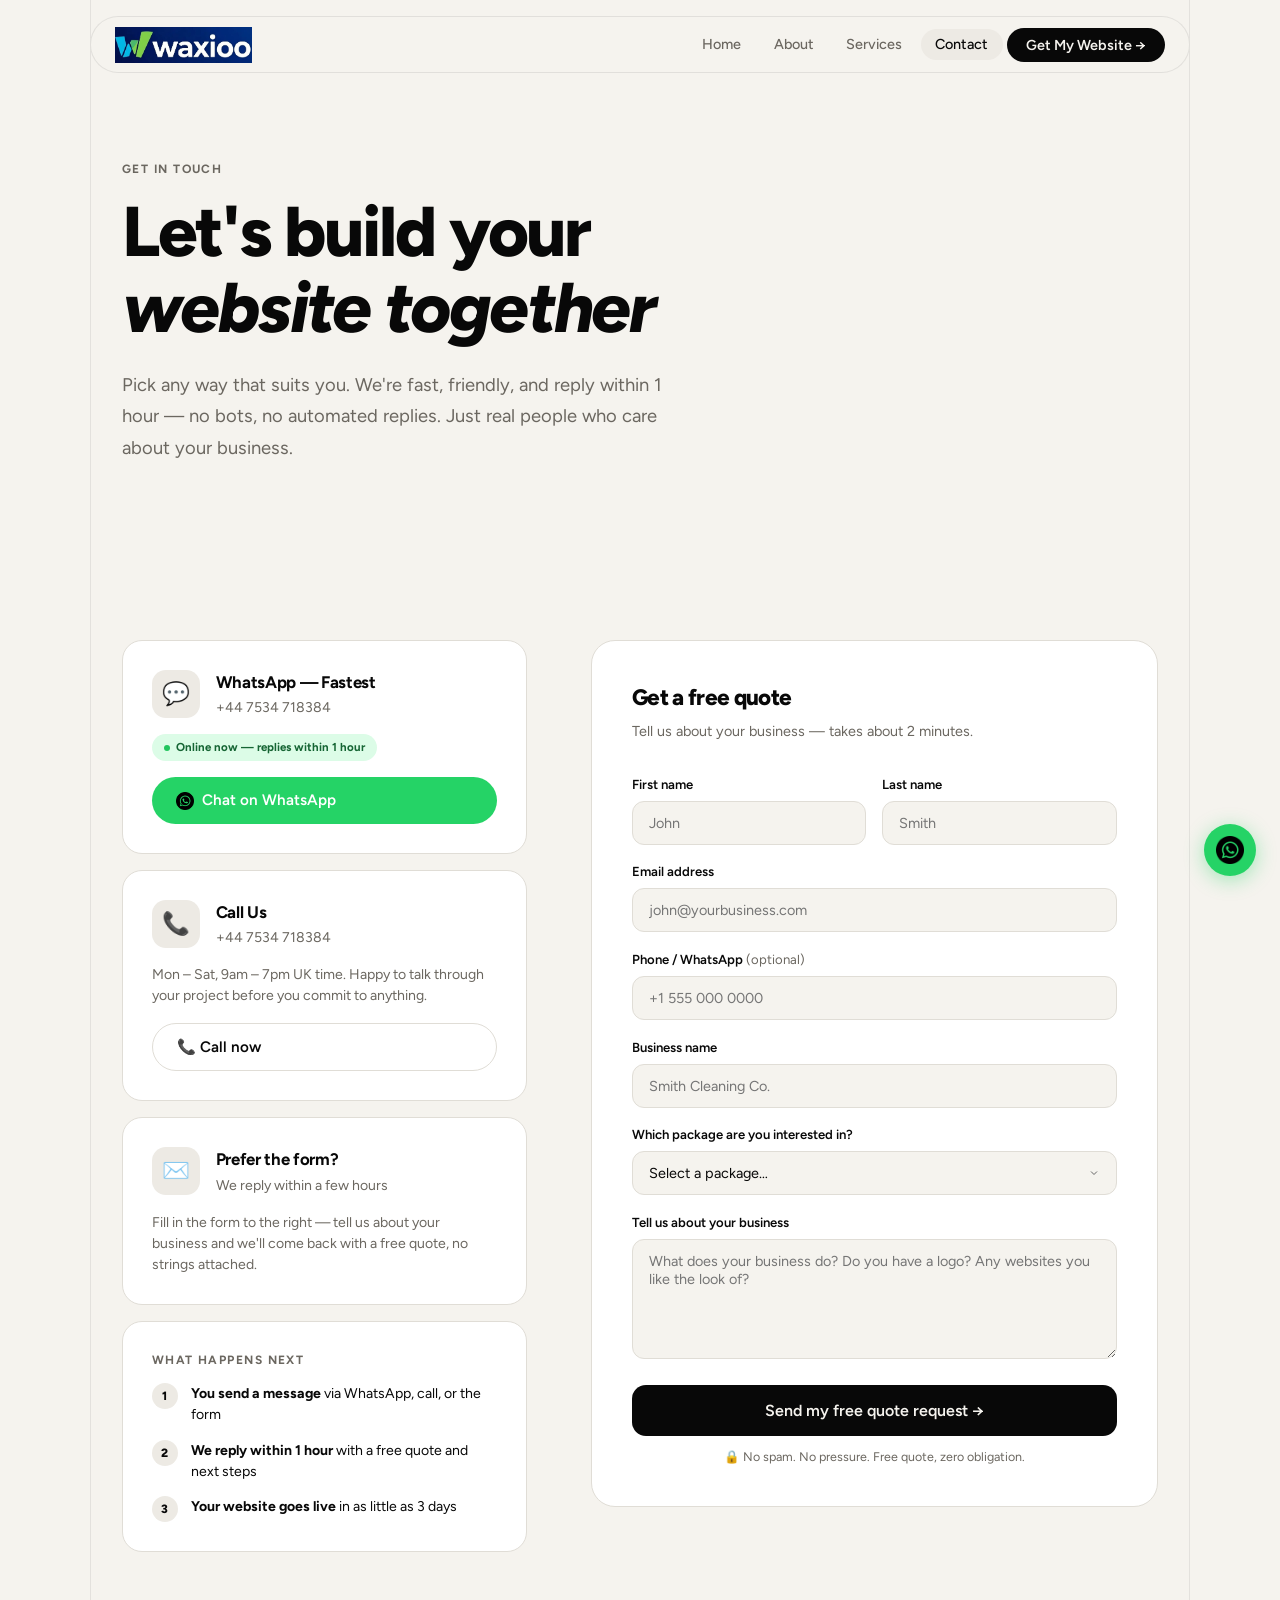
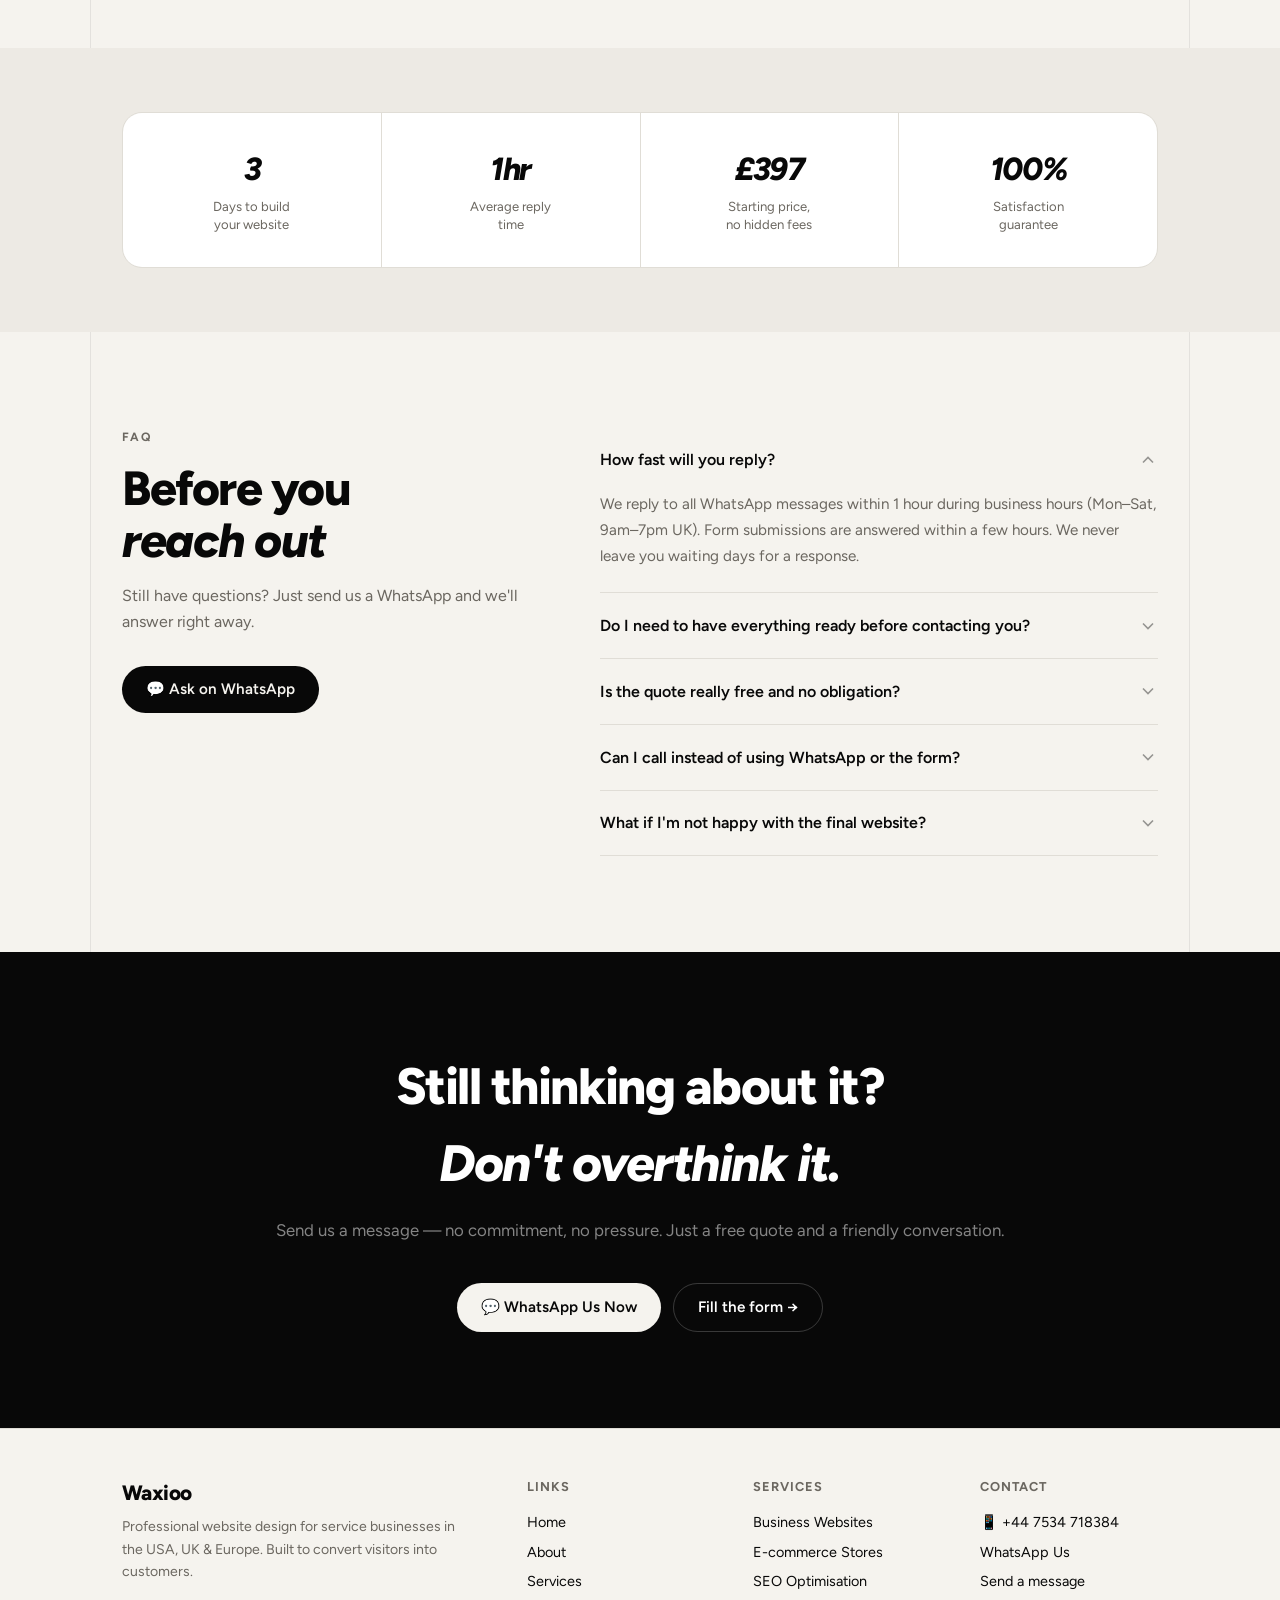
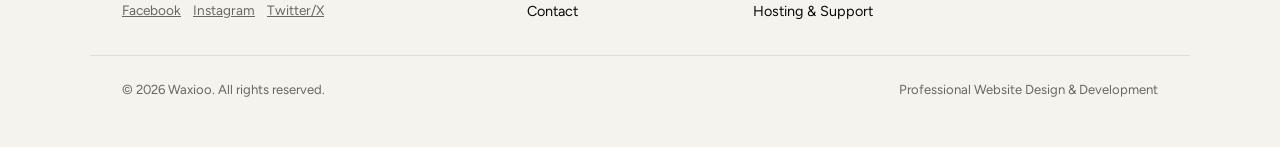
<file: contact/index.html>
<!DOCTYPE html>
<html lang="en">
<head>
  <meta charset="UTF-8" />
  <meta name="viewport" content="width=device-width, initial-scale=1.0" />
  <meta name="description" content="Contact Waxioo — Get your free website quote today. Chat on WhatsApp or fill in the form. We reply within 1 hour." />
  <meta property="og:title" content="Contact Us | Waxioo Web Design" />
  <meta property="og:url" content="https://waxioo.com/contact/" />
  <title>Contact | Waxioo Web Design</title>
  <link rel="icon" href="../favicon.png" type="image/png">
  <script async src="https://www.googletagmanager.com/gtag/js?id=G-94SELJ5WSD"></script>
  <script>window.dataLayer=window.dataLayer||[];function gtag(){dataLayer.push(arguments);}gtag('js',new Date());gtag('config','G-94SELJ5WSD');</script>
  <link rel="preconnect" href="https://fonts.googleapis.com">
  <link rel="preconnect" href="https://fonts.gstatic.com" crossorigin>
  <link href="https://fonts.googleapis.com/css2?family=Figtree:ital,wght@0,300;0,400;0,500;0,600;0,700;0,800;1,400;1,600;1,700&display=swap" rel="stylesheet">
  <style>
    *, *::before, *::after { box-sizing: border-box; margin: 0; padding: 0; }
    :root {
      --black: #080808;
      --white: #F5F3EE;
      --white-pure: #ffffff;
      --gray: #EDEAE4;
      --gray2: #E0DDD6;
      --muted: #6b6760;
      --max: 1100px;
      --pad: 2rem;
    }
    html { scroll-behavior: smooth; }
    body { font-family: 'Figtree', -apple-system, sans-serif; background: var(--white); color: var(--black); overflow-x: hidden; line-height: 1.5; }

    .grid-wrap { position: relative; }
    .grid-line-left, .grid-line-right { position: absolute; top: 0; bottom: 0; width: 1px; background: rgba(0,0,0,0.07); pointer-events: none; z-index: 0; }
    .grid-line-left { left: calc((100% - var(--max)) / 2); }
    .grid-line-right { right: calc((100% - var(--max)) / 2); }

    /* ── NAV ── */
    .nav {
      position: fixed; top: 1rem; left: 50%; transform: translateX(-50%);
      width: calc(100% - 3rem); max-width: var(--max); z-index: 1000;
      background: rgba(245,243,238,0.88); backdrop-filter: blur(20px);
      border: 1px solid rgba(0,0,0,0.08); border-radius: 100px;
      padding: .6rem 1.5rem; display: flex; align-items: center;
      justify-content: space-between; gap: 1rem;
    }
    .nav-logo { text-decoration: none; display: flex; align-items: center; }
    .nav-logo img { height: 36px; width: auto; display: block; }
    .nav-links { display: flex; align-items: center; gap: .25rem; list-style: none; }
    .nav-links a { text-decoration: none; color: var(--muted); font-size: .9rem; font-weight: 500; padding: .4rem .9rem; border-radius: 100px; transition: all .15s; }
    .nav-links a:hover, .nav-links a.active { color: var(--black); background: var(--gray); }
    .nav-cta { background: var(--black) !important; color: var(--white) !important; font-weight: 600 !important; padding: .5rem 1.2rem !important; }
    .menu-toggle {
      display: none; flex-direction: column; gap: 5px;
      background: none; border: none; cursor: pointer; padding: 4px;
      z-index: 1002; position: relative;
    }
    .menu-toggle span { display: block; width: 22px; height: 2px; background: var(--black); border-radius: 2px; }

    /* ── BUTTONS ── */
    .btn { display: inline-flex; align-items: center; gap: .5rem; padding: .75rem 1.5rem; border-radius: 100px; font-size: .95rem; font-weight: 600; text-decoration: none; transition: all .15s; white-space: nowrap; font-family: inherit; cursor: pointer; border: none; }
    .btn-black { background: var(--black); color: var(--white); }
    .btn-black:hover { background: #222; transform: translateY(-1px); }
    .btn-outline { background: transparent; color: var(--black); border: 1.5px solid var(--gray2); }
    .btn-outline:hover { background: var(--gray); }
    .btn-white { background: var(--white); color: var(--black); }
    .btn-white:hover { background: #eae8e3; transform: translateY(-1px); }
    .btn-ghost { background: transparent; color: #fff; border: 1.5px solid rgba(255,255,255,.2); }
    .btn-ghost:hover { border-color: rgba(255,255,255,.5); }
    .btn-wa { background: #25d366; color: #fff; }
    .btn-wa:hover { background: #1db954; transform: translateY(-1px); }

    .eyebrow { font-size: .75rem; font-weight: 700; letter-spacing: .12em; text-transform: uppercase; color: var(--muted); margin-bottom: 1rem; }
    .section { padding: 6rem 0; position: relative; }
    .section-inner { max-width: var(--max); margin: 0 auto; padding: 0 var(--pad); position: relative; z-index: 1; }

    .hero-wrap { padding: 10rem var(--pad) 5rem; max-width: var(--max); margin: 0 auto; position: relative; z-index: 1; }
    .hero-wrap h1 { font-size: clamp(2.8rem, 5.5vw, 5rem); font-weight: 800; line-height: 1.08; letter-spacing: -.03em; margin-bottom: 1.5rem; }
    .hero-wrap h1 em { font-style: italic; }
    .hero-lead { font-size: 1.15rem; color: var(--muted); line-height: 1.7; max-width: 560px; }

    .contact-grid { display: grid; grid-template-columns: 1fr 1.4fr; gap: 4rem; align-items: start; }
    .contact-options { display: flex; flex-direction: column; gap: 1rem; }
    .contact-card { border: 1.5px solid var(--gray2); border-radius: 20px; padding: 1.8rem; background: var(--white-pure); transition: border-color .2s, box-shadow .2s; display: flex; flex-direction: column; gap: 1rem; }
    .contact-card:hover { border-color: #bbb; box-shadow: 0 4px 20px rgba(0,0,0,.06); }
    .contact-card-head { display: flex; align-items: center; gap: 1rem; }
    .contact-icon { width: 48px; height: 48px; border-radius: 14px; background: var(--gray); display: flex; align-items: center; justify-content: center; font-size: 1.4rem; flex-shrink: 0; }
    .contact-card h3 { font-size: 1.05rem; font-weight: 700; letter-spacing: -.02em; margin-bottom: .15rem; }
    .contact-card .sub { font-size: .88rem; color: var(--muted); margin: 0; }
    .contact-badge { display: inline-flex; align-items: center; gap: .4rem; background: #dcfce7; color: #166534; font-size: .72rem; font-weight: 700; padding: .3rem .75rem; border-radius: 100px; width: fit-content; }
    .contact-badge::before { content: ''; display: inline-block; width: 6px; height: 6px; border-radius: 50%; background: #22c55e; animation: pulse 2s infinite; }
    @keyframes pulse { 0%,100%{opacity:1;transform:scale(1)} 50%{opacity:.6;transform:scale(1.2)} }

    .form-wrap { background: var(--white-pure); border: 1.5px solid var(--gray2); border-radius: 24px; padding: 2.5rem; }
    .form-wrap h2 { font-size: 1.4rem; font-weight: 800; letter-spacing: -.03em; margin-bottom: .4rem; }
    .form-wrap .form-sub { font-size: .9rem; color: var(--muted); margin-bottom: 2rem; }
    .form-row { display: grid; grid-template-columns: 1fr 1fr; gap: 1rem; }
    .form-group { display: flex; flex-direction: column; gap: .4rem; margin-bottom: 1.1rem; }
    .form-group label { font-size: .82rem; font-weight: 600; color: var(--black); }
    .form-group input, .form-group select, .form-group textarea { font-family: 'Figtree', sans-serif; font-size: .9rem; color: var(--black); background: var(--white); border: 1.5px solid var(--gray2); border-radius: 12px; padding: .75rem 1rem; outline: none; transition: border-color .15s, background .15s; width: 100%; }
    .form-group input:focus, .form-group select:focus, .form-group textarea:focus { border-color: var(--black); background: var(--white-pure); }
    .form-group textarea { resize: vertical; min-height: 120px; }
    .form-group select { appearance: none; background-image: url("data:image/svg+xml,%3Csvg xmlns='http://www.w3.org/2000/svg' width='12' height='12' viewBox='0 0 24 24' fill='none' stroke='%23666' stroke-width='2'%3E%3Cpath d='M6 9l6 6 6-6'/%3E%3C/svg%3E"); background-repeat: no-repeat; background-position: right 1rem center; padding-right: 2.5rem; }
    .form-submit { width: 100%; justify-content: center; border-radius: 14px; padding: 1rem; font-size: 1rem; margin-top: .5rem; }
    .form-note { font-size: .78rem; color: var(--muted); text-align: center; margin-top: .75rem; }
    .form-success { display: none; text-align: center; padding: 3rem 2rem; flex-direction: column; align-items: center; gap: 1rem; }
    .form-success.active { display: flex; }
    .success-icon { width: 64px; height: 64px; background: #dcfce7; border-radius: 50%; display: flex; align-items: center; justify-content: center; font-size: 1.8rem; }
    .form-success h3 { font-size: 1.3rem; font-weight: 800; }
    .form-success p { font-size: .9rem; color: var(--muted); max-width: 320px; line-height: 1.6; }

    .trust-strip { display: grid; grid-template-columns: repeat(4, 1fr); gap: 1px; background: var(--gray2); border: 1.5px solid var(--gray2); border-radius: 20px; overflow: hidden; }
    .trust-item { background: var(--white-pure); padding: 2rem 1.5rem; text-align: center; }
    .trust-num { font-size: 2rem; font-weight: 800; letter-spacing: -.04em; margin-bottom: .3rem; font-style: italic; }
    .trust-label { font-size: .82rem; color: var(--muted); line-height: 1.4; }

    .faq-grid { display: grid; grid-template-columns: 1fr 1.4fr; gap: 5rem; align-items: start; }
    .faq-list { display: flex; flex-direction: column; }
    .faq-item { border-bottom: 1px solid var(--gray2); }
    .faq-q { width: 100%; background: none; border: none; text-align: left; font-family: inherit; font-size: 1rem; font-weight: 600; cursor: pointer; padding: 1.4rem 0; display: flex; justify-content: space-between; align-items: center; gap: 1rem; color: var(--black); }
    .faq-arrow { width: 20px; height: 20px; flex-shrink: 0; transition: transform .3s; opacity: .4; }
    .faq-item.open .faq-arrow { transform: rotate(180deg); }
    .faq-a { display: none; padding-bottom: 1.4rem; font-size: .95rem; color: var(--muted); line-height: 1.7; }
    .faq-item.open .faq-a { display: block; }

    .cta-section { background: var(--black); padding: 6rem 0; text-align: center; }
    .cta-section h2 { font-size: clamp(2rem, 4vw, 3.5rem); font-weight: 800; letter-spacing: -.03em; margin-bottom: 1rem; color: #fff; }
    .cta-section h2 em { font-style: italic; }
    .cta-section p { color: rgba(255,255,255,.5); font-size: 1.05rem; margin-bottom: 2.5rem; }
    .cta-btns { display: flex; gap: .75rem; justify-content: center; flex-wrap: wrap; }

    .footer { border-top: 1px solid var(--gray2); padding: 3rem 0; background: var(--white); }
    .footer-inner { max-width: var(--max); margin: 0 auto; padding: 0 var(--pad); display: grid; grid-template-columns: 2fr 1fr 1fr 1fr; gap: 3rem; }
    .footer-brand h3 { font-size: 1.3rem; font-weight: 800; letter-spacing: -.03em; margin-bottom: .5rem; }
    .footer-brand p { font-size: .88rem; color: var(--muted); line-height: 1.6; margin-bottom: 1rem; }
    .footer-col h4 { font-size: .8rem; font-weight: 700; letter-spacing: .08em; text-transform: uppercase; color: var(--muted); margin-bottom: 1rem; }
    .footer-col ul { list-style: none; display: flex; flex-direction: column; gap: .5rem; }
    .footer-col ul li a { text-decoration: none; font-size: .9rem; color: var(--black); transition: color .15s; }
    .footer-col ul li a:hover { color: var(--muted); }
    .footer-col ul li { font-size: .9rem; color: var(--black); }
    .footer-bottom { max-width: var(--max); margin: 2rem auto 0; padding: 1.5rem var(--pad) 0; border-top: 1px solid var(--gray2); display: flex; justify-content: space-between; align-items: center; font-size: .82rem; color: var(--muted); }

    .wa-float { position: fixed; bottom: 1.5rem; right: 1.5rem; z-index: 999; width: 52px; height: 52px; background: #25d366; border-radius: 50%; display: flex; align-items: center; justify-content: center; box-shadow: 0 4px 20px rgba(37,211,102,.4); transition: transform .2s; }
    .wa-float:hover { transform: scale(1.08); }
    .wa-float img { width: 28px; height: 28px; }
    .wa-tooltip { position: absolute; right: 60px; background: var(--black); color: #fff; font-size: .78rem; font-weight: 600; padding: .4rem .8rem; border-radius: 8px; white-space: nowrap; opacity: 0; pointer-events: none; transition: opacity .2s; }
    .wa-float:hover .wa-tooltip { opacity: 1; }

    .reveal { opacity: 0; transform: translateY(24px); transition: opacity .7s ease, transform .7s ease; }
    .reveal.active { opacity: 1; transform: translateY(0); }
    .delay-1 { transition-delay: .1s; } .delay-2 { transition-delay: .2s; } .delay-3 { transition-delay: .3s; }

    /* ── RESPONSIVE ── */
    @media (max-width: 900px) {
      .contact-grid, .faq-grid { grid-template-columns: 1fr; gap: 2rem; }
      .trust-strip { grid-template-columns: 1fr 1fr; }
      .footer-inner { grid-template-columns: 1fr 1fr; gap: 2rem; }
    }

    @media (max-width: 768px) {
      .nav-links { display: none; }
      .menu-toggle { display: flex; }

      .nav-links.active {
        display: flex !important;
        flex-direction: column;
        position: absolute;
        top: calc(100% + 0.5rem);
        left: 0; right: 0;
        background: var(--white-pure);
        align-items: center;
        justify-content: flex-start;
        padding: 1.5rem;
        gap: 0.5rem;
        z-index: 1001;
        list-style: none;
        border-radius: 16px;
        border: 1px solid var(--gray2);
        box-shadow: 0 8px 30px rgba(0,0,0,0.08);
      }
      .nav-links.active a { font-size: 1rem; padding: 0.6rem 1.2rem; width: 100%; text-align: center; }

      /* Hero */
      .hero-wrap { padding: 7rem 1.25rem 3rem; }
      .hero-wrap h1 { font-size: clamp(1.8rem, 7vw, 2.8rem); margin-bottom: 1rem; }
      .hero-lead { font-size: 1rem; line-height: 1.6; }

      /* Sections */
      .section { padding: 3rem 0; }
      .section-inner { padding: 0 1.25rem; }

      /* Contact & form layout — single column */
      .contact-grid { grid-template-columns: 1fr; gap: 2rem; }
      .contact-card { padding: 1.4rem; }
      .form-wrap { padding: 1.5rem; border-radius: 16px; }
      .form-row { grid-template-columns: 1fr; gap: 0; }
      .form-group input,
      .form-group select,
      .form-group textarea { font-size: 1rem; padding: .85rem 1rem; }
      .form-group label { font-size: .9rem; }
      .form-submit { font-size: 1rem; padding: 1rem; }

      /* Trust strip */
      .trust-strip { grid-template-columns: 1fr 1fr; }
      .trust-num { font-size: 1.8rem; }
      .trust-label { font-size: .85rem; }

      /* FAQ */
      .faq-grid { grid-template-columns: 1fr; gap: 1.5rem; }
      .faq-q { font-size: 1rem; }

      /* CTA */
      .cta-section { padding: 4rem 0; }
      .cta-btns { flex-direction: column; align-items: center; }
      .cta-btns .btn { width: 100%; justify-content: center; max-width: 340px; }

      /* Footer */
      .footer-inner { grid-template-columns: 1fr 1fr; gap: 2rem; }
      .footer-bottom { flex-direction: column; gap: .5rem; text-align: center; }

      /* Hide decorative grid lines on mobile */
      .grid-line-left, .grid-line-right { display: none; }
    }

    @media (max-width: 480px) {
      .trust-strip { grid-template-columns: 1fr 1fr; }
      .footer-inner { grid-template-columns: 1fr; }
    }
  </style>
</head>
<body>

  <nav class="nav">
    <a href="/" class="nav-logo"><img src="../images/waxio-logo.jpg" alt="Waxioo"></a>
    <button class="menu-toggle" id="menuToggle" aria-label="Toggle menu">
      <span></span><span></span><span></span>
    </button>
    <ul class="nav-links" id="navMenu">
      <li><a href="/">Home</a></li>
      <li><a href="/about/">About</a></li>
      <li><a href="/services/">Services</a></li>
      <li><a href="/contact/" class="active">Contact</a></li>
      <li><a href="/contact/" class="nav-cta">Get My Website →</a></li>
    </ul>
  </nav>

  <a href="https://wa.me/447534718384?text=Hi!%20I'm%20interested%20in%20a%20website%20for%20my%20business" class="wa-float" target="_blank" rel="noopener">
    <span class="wa-tooltip">We reply within 1 hour</span>
    <img src="../images/whatsapp.png" alt="WhatsApp">
  </a>

  <!-- HERO -->
  <div class="grid-wrap">
    <div class="grid-line-left"></div>
    <div class="grid-line-right"></div>
    <div class="hero-wrap">
      <div class="eyebrow reveal">Get in touch</div>
      <h1 class="reveal delay-1">Let's build your<br><em>website together</em></h1>
      <p class="hero-lead reveal delay-2">Pick any way that suits you. We're fast, friendly, and reply within 1 hour — no bots, no automated replies. Just real people who care about your business.</p>
    </div>
  </div>

  <!-- CONTACT + FORM -->
  <section class="section grid-wrap">
    <div class="grid-line-left"></div>
    <div class="grid-line-right"></div>
    <div class="section-inner">
      <div class="contact-grid">

        <!-- LEFT -->
        <div class="contact-options">

          <div class="contact-card reveal delay-1">
            <div class="contact-card-head">
              <div class="contact-icon">💬</div>
              <div>
                <h3>WhatsApp — Fastest</h3>
                <p class="sub">+44 7534 718384</p>
              </div>
            </div>
            <div class="contact-badge">Online now — replies within 1 hour</div>
            <a href="https://wa.me/447534718384?text=Hi!%20I'm%20interested%20in%20a%20website%20for%20my%20business" class="btn btn-wa" target="_blank" rel="noopener">
              <img src="../images/whatsapp.png" alt="" width="18" height="18" style="border-radius:3px;">
              Chat on WhatsApp
            </a>
          </div>

          <div class="contact-card reveal delay-2">
            <div class="contact-card-head">
              <div class="contact-icon">📞</div>
              <div>
                <h3>Call Us</h3>
                <p class="sub">+44 7534 718384</p>
              </div>
            </div>
            <p style="font-size:.88rem;color:var(--muted);">Mon – Sat, 9am – 7pm UK time. Happy to talk through your project before you commit to anything.</p>
            <a href="tel:+447534718384" class="btn btn-outline">📞 Call now</a>
          </div>

          <div class="contact-card reveal delay-3">
            <div class="contact-card-head">
              <div class="contact-icon">✉️</div>
              <div>
                <h3>Prefer the form?</h3>
                <p class="sub">We reply within a few hours</p>
              </div>
            </div>
            <p style="font-size:.88rem;color:var(--muted);">Fill in the form to the right — tell us about your business and we'll come back with a free quote, no strings attached.</p>
          </div>

          <!-- What happens next -->
          <div style="border:1.5px solid var(--gray2);border-radius:20px;padding:1.8rem;background:var(--white-pure);" class="reveal delay-3">
            <div class="eyebrow" style="margin-bottom:.9rem;">What happens next</div>
            <div style="display:flex;flex-direction:column;gap:.9rem;">
              <div style="display:flex;gap:.8rem;align-items:flex-start;">
                <div style="width:26px;height:26px;border-radius:50%;background:var(--gray);display:flex;align-items:center;justify-content:center;font-size:.75rem;font-weight:800;flex-shrink:0;line-height:1;">1</div>
                <div style="font-size:.88rem;line-height:1.5;"><strong>You send a message</strong> via WhatsApp, call, or the form</div>
              </div>
              <div style="display:flex;gap:.8rem;align-items:flex-start;">
                <div style="width:26px;height:26px;border-radius:50%;background:var(--gray);display:flex;align-items:center;justify-content:center;font-size:.75rem;font-weight:800;flex-shrink:0;line-height:1;">2</div>
                <div style="font-size:.88rem;line-height:1.5;"><strong>We reply within 1 hour</strong> with a free quote and next steps</div>
              </div>
              <div style="display:flex;gap:.8rem;align-items:flex-start;">
                <div style="width:26px;height:26px;border-radius:50%;background:var(--gray);display:flex;align-items:center;justify-content:center;font-size:.75rem;font-weight:800;flex-shrink:0;line-height:1;">3</div>
                <div style="font-size:.88rem;line-height:1.5;"><strong>Your website goes live</strong> in as little as 3 days</div>
              </div>
            </div>
          </div>

        </div>

        <!-- RIGHT: FORM -->
        <div class="form-wrap reveal delay-2">
          <div id="formContent">
            <h2>Get a free quote</h2>
            <p class="form-sub">Tell us about your business — takes about 2 minutes.</p>

            <div class="form-row">
              <div class="form-group">
                <label for="fname">First name</label>
                <input type="text" id="fname" placeholder="John" />
              </div>
              <div class="form-group">
                <label for="lname">Last name</label>
                <input type="text" id="lname" placeholder="Smith" />
              </div>
            </div>

            <div class="form-group">
              <label for="email">Email address</label>
              <input type="email" id="email" placeholder="john@yourbusiness.com" />
            </div>

            <div class="form-group">
              <label for="phone">Phone / WhatsApp <span style="font-weight:400;color:var(--muted);">(optional)</span></label>
              <input type="tel" id="phone" placeholder="+1 555 000 0000" />
            </div>

            <div class="form-group">
              <label for="business">Business name</label>
              <input type="text" id="business" placeholder="Smith Cleaning Co." />
            </div>

            <div class="form-group">
              <label for="package">Which package are you interested in?</label>
              <select id="package">
                <option value="" disabled selected>Select a package…</option>
                <option>Starter — £397 (3 pages)</option>
                <option>Growth — £697 (5 pages) ⭐ Most Popular</option>
                <option>Premium — £1,197 (7 pages + e-commerce)</option>
                <option>Not sure yet — just exploring</option>
              </select>
            </div>

            <div class="form-group">
              <label for="message">Tell us about your business</label>
              <textarea id="message" placeholder="What does your business do? Do you have a logo? Any websites you like the look of?"></textarea>
            </div>

            <button class="btn btn-black form-submit" onclick="submitForm()">Send my free quote request →</button>
            <p class="form-note">🔒 No spam. No pressure. Free quote, zero obligation.</p>
          </div>

          <div class="form-success" id="formSuccess">
            <div class="success-icon">✅</div>
            <h3>Message received!</h3>
            <p>We'll get back to you within a few hours with your free quote. Or follow up on WhatsApp for the fastest reply.</p>
            <a href="https://wa.me/447534718384" class="btn btn-wa" target="_blank" rel="noopener">
              <img src="../images/whatsapp.png" alt="" width="18" height="18" style="border-radius:3px;">
              Follow up on WhatsApp
            </a>
          </div>
        </div>

      </div>
    </div>
  </section>

  <!-- TRUST STRIP -->
  <section style="padding:4rem 0;background:var(--gray);">
    <div class="section-inner">
      <div class="trust-strip reveal">
        <div class="trust-item"><div class="trust-num">3</div><div class="trust-label">Days to build<br>your website</div></div>
        <div class="trust-item"><div class="trust-num">1hr</div><div class="trust-label">Average reply<br>time</div></div>
        <div class="trust-item"><div class="trust-num">£397</div><div class="trust-label">Starting price,<br>no hidden fees</div></div>
        <div class="trust-item"><div class="trust-num">100%</div><div class="trust-label">Satisfaction<br>guarantee</div></div>
      </div>
    </div>
  </section>

  <!-- FAQ -->
  <section class="section grid-wrap">
    <div class="grid-line-left"></div>
    <div class="grid-line-right"></div>
    <div class="section-inner">
      <div class="faq-grid">
        <div>
          <div class="eyebrow reveal">FAQ</div>
          <h2 style="font-size:clamp(2rem,4vw,3rem);font-weight:800;letter-spacing:-.03em;line-height:1.1;margin-bottom:1rem;" class="reveal delay-1">Before you<br><em>reach out</em></h2>
          <p style="color:var(--muted);font-size:1rem;line-height:1.6;margin-bottom:2rem;" class="reveal delay-2">Still have questions? Just send us a WhatsApp and we'll answer right away.</p>
          <a href="https://wa.me/447534718384" class="btn btn-black reveal delay-3" target="_blank" rel="noopener">💬 Ask on WhatsApp</a>
        </div>
        <div class="faq-list reveal delay-2">
          <div class="faq-item open">
            <button class="faq-q" onclick="toggleFaq(this)">How fast will you reply?
              <svg class="faq-arrow" viewBox="0 0 24 24" fill="none" stroke="currentColor" stroke-width="2"><path d="M6 9l6 6 6-6"/></svg>
            </button>
            <div class="faq-a">We reply to all WhatsApp messages within 1 hour during business hours (Mon–Sat, 9am–7pm UK). Form submissions are answered within a few hours. We never leave you waiting days for a response.</div>
          </div>
          <div class="faq-item">
            <button class="faq-q" onclick="toggleFaq(this)">Do I need to have everything ready before contacting you?
              <svg class="faq-arrow" viewBox="0 0 24 24" fill="none" stroke="currentColor" stroke-width="2"><path d="M6 9l6 6 6-6"/></svg>
            </button>
            <div class="faq-a">Not at all. Just reach out and we'll guide you through everything. Lots of our clients come to us with just a business name and a rough idea — we help you figure out the rest.</div>
          </div>
          <div class="faq-item">
            <button class="faq-q" onclick="toggleFaq(this)">Is the quote really free and no obligation?
              <svg class="faq-arrow" viewBox="0 0 24 24" fill="none" stroke="currentColor" stroke-width="2"><path d="M6 9l6 6 6-6"/></svg>
            </button>
            <div class="faq-a">100% free with zero obligation. We'll give you a clear price upfront and you can decide from there. No pressure, no sales tactics — if it's not the right fit we'll tell you honestly.</div>
          </div>
          <div class="faq-item">
            <button class="faq-q" onclick="toggleFaq(this)">Can I call instead of using WhatsApp or the form?
              <svg class="faq-arrow" viewBox="0 0 24 24" fill="none" stroke="currentColor" stroke-width="2"><path d="M6 9l6 6 6-6"/></svg>
            </button>
            <div class="faq-a">Absolutely. Call +44 7534 718384 Monday to Saturday between 9am and 7pm UK time. We're happy to talk through your project, answer questions, and give you a quote on the call.</div>
          </div>
          <div class="faq-item">
            <button class="faq-q" onclick="toggleFaq(this)">What if I'm not happy with the final website?
              <svg class="faq-arrow" viewBox="0 0 24 24" fill="none" stroke="currentColor" stroke-width="2"><path d="M6 9l6 6 6-6"/></svg>
            </button>
            <div class="faq-a">Every project includes a revision round — just tell us what you want changed and we'll fix it. We don't hand things over until you're genuinely happy. Your satisfaction is guaranteed.</div>
          </div>
        </div>
      </div>
    </div>
  </section>

  <!-- CTA -->
  <section class="cta-section">
    <div class="section-inner">
      <h2 class="reveal">Still thinking about it?<br><em>Don't overthink it.</em></h2>
      <p class="reveal delay-1">Send us a message — no commitment, no pressure. Just a free quote and a friendly conversation.</p>
      <div class="cta-btns reveal delay-2">
        <a href="https://wa.me/447534718384" class="btn btn-white" target="_blank" rel="noopener">💬 WhatsApp Us Now</a>
        <a href="#" onclick="document.getElementById('fname').focus();window.scrollTo({top:document.getElementById('fname').getBoundingClientRect().top+window.scrollY-200,behavior:'smooth'});return false;" class="btn btn-ghost">Fill the form →</a>
      </div>
    </div>
  </section>

  <!-- FOOTER -->
  <footer class="footer">
    <div class="footer-inner">
      <div class="footer-brand">
        <h3>Waxioo</h3>
        <p>Professional website design for service businesses in the USA, UK & Europe. Built to convert visitors into customers.</p>
        <div style="display:flex;gap:.75rem;">
          <a href="https://www.facebook.com/waxiooo" target="_blank" rel="noopener" style="color:var(--muted);font-size:.85rem;">Facebook</a>
          <a href="https://www.instagram.com/waxiooo" target="_blank" rel="noopener" style="color:var(--muted);font-size:.85rem;">Instagram</a>
          <a href="https://x.com/waxio0" target="_blank" rel="noopener" style="color:var(--muted);font-size:.85rem;">Twitter/X</a>
        </div>
      </div>
      <div class="footer-col">
        <h4>Links</h4>
        <ul><li><a href="/">Home</a></li><li><a href="/about/">About</a></li><li><a href="/services/">Services</a></li><li><a href="/contact/">Contact</a></li></ul>
      </div>
      <div class="footer-col">
        <h4>Services</h4>
        <ul><li><a href="/services/">Business Websites</a></li><li><a href="/services/">E-commerce Stores</a></li><li><a href="/services/">SEO Optimisation</a></li><li><a href="/services/">Hosting & Support</a></li></ul>
      </div>
      <div class="footer-col">
        <h4>Contact</h4>
        <ul><li>📱 +44 7534 718384</li><li><a href="https://wa.me/447534718384" target="_blank" rel="noopener">WhatsApp Us</a></li><li><a href="/contact/">Send a message</a></li></ul>
      </div>
    </div>
    <div class="footer-bottom">
      <div>© 2026 Waxioo. All rights reserved.</div>
      <div>Professional Website Design & Development</div>
    </div>
  </footer>

  <script>
    // Mobile menu
    const toggle = document.getElementById('menuToggle');
    const menu = document.getElementById('navMenu');

    function closeMenu() {
      if (menu) menu.classList.remove('active');
    }

    if (toggle && menu) {
      toggle.addEventListener('click', () => {
        menu.classList.toggle('active');
      });
      menu.querySelectorAll('a').forEach(a => a.addEventListener('click', closeMenu));
    }

    // Close menu when clicking outside
    document.addEventListener('click', (e) => {
      if (menu && toggle && !menu.contains(e.target) && !toggle.contains(e.target)) {
        closeMenu();
      }
    });

    // Reveal on scroll
    const observer = new IntersectionObserver((entries) => {
      entries.forEach(e => { if (e.isIntersecting) { e.target.classList.add('active'); observer.unobserve(e.target); } });
    }, { threshold: 0.1 });
    document.querySelectorAll('.reveal').forEach(el => observer.observe(el));

    // FAQ toggle
    function toggleFaq(btn) {
      const item = btn.closest('.faq-item');
      const isOpen = item.classList.contains('open');
      document.querySelectorAll('.faq-item').forEach(i => i.classList.remove('open'));
      if (!isOpen) item.classList.add('open');
    }

    // Form submit
    function submitForm() {
      const fname = document.getElementById('fname').value.trim();
      const lname = document.getElementById('lname').value.trim();
      const email = document.getElementById('email').value.trim();
      const phone = document.getElementById('phone').value.trim();
      const business = document.getElementById('business').value.trim();
      const pkg = document.getElementById('package').value;
      const message = document.getElementById('message').value.trim();

      if (!fname || !email) { alert('Please fill in at least your name and email address.'); return; }

      const text = [
        `Hi! I just filled in the contact form on Waxioo.com 👋`,
        ``,
        `*Name:* £{fname} £{lname}`,
        `*Email:* £{email}`,
        phone ? `*Phone:* £{phone}` : null,
        business ? `*Business:* £{business}` : null,
        pkg ? `*Package:* £{pkg}` : null,
        message ? `*Message:* £{message}` : null,
      ].filter(Boolean).join('\n');

      const waUrl = `https://wa.me/447534718384?text=£{encodeURIComponent(text)}`;

      document.getElementById('formContent').style.display = 'none';
      document.getElementById('formSuccess').classList.add('active');

      setTimeout(() => { window.open(waUrl, '_blank'); }, 400);
    }
  </script>
</body>
</html>
</file>
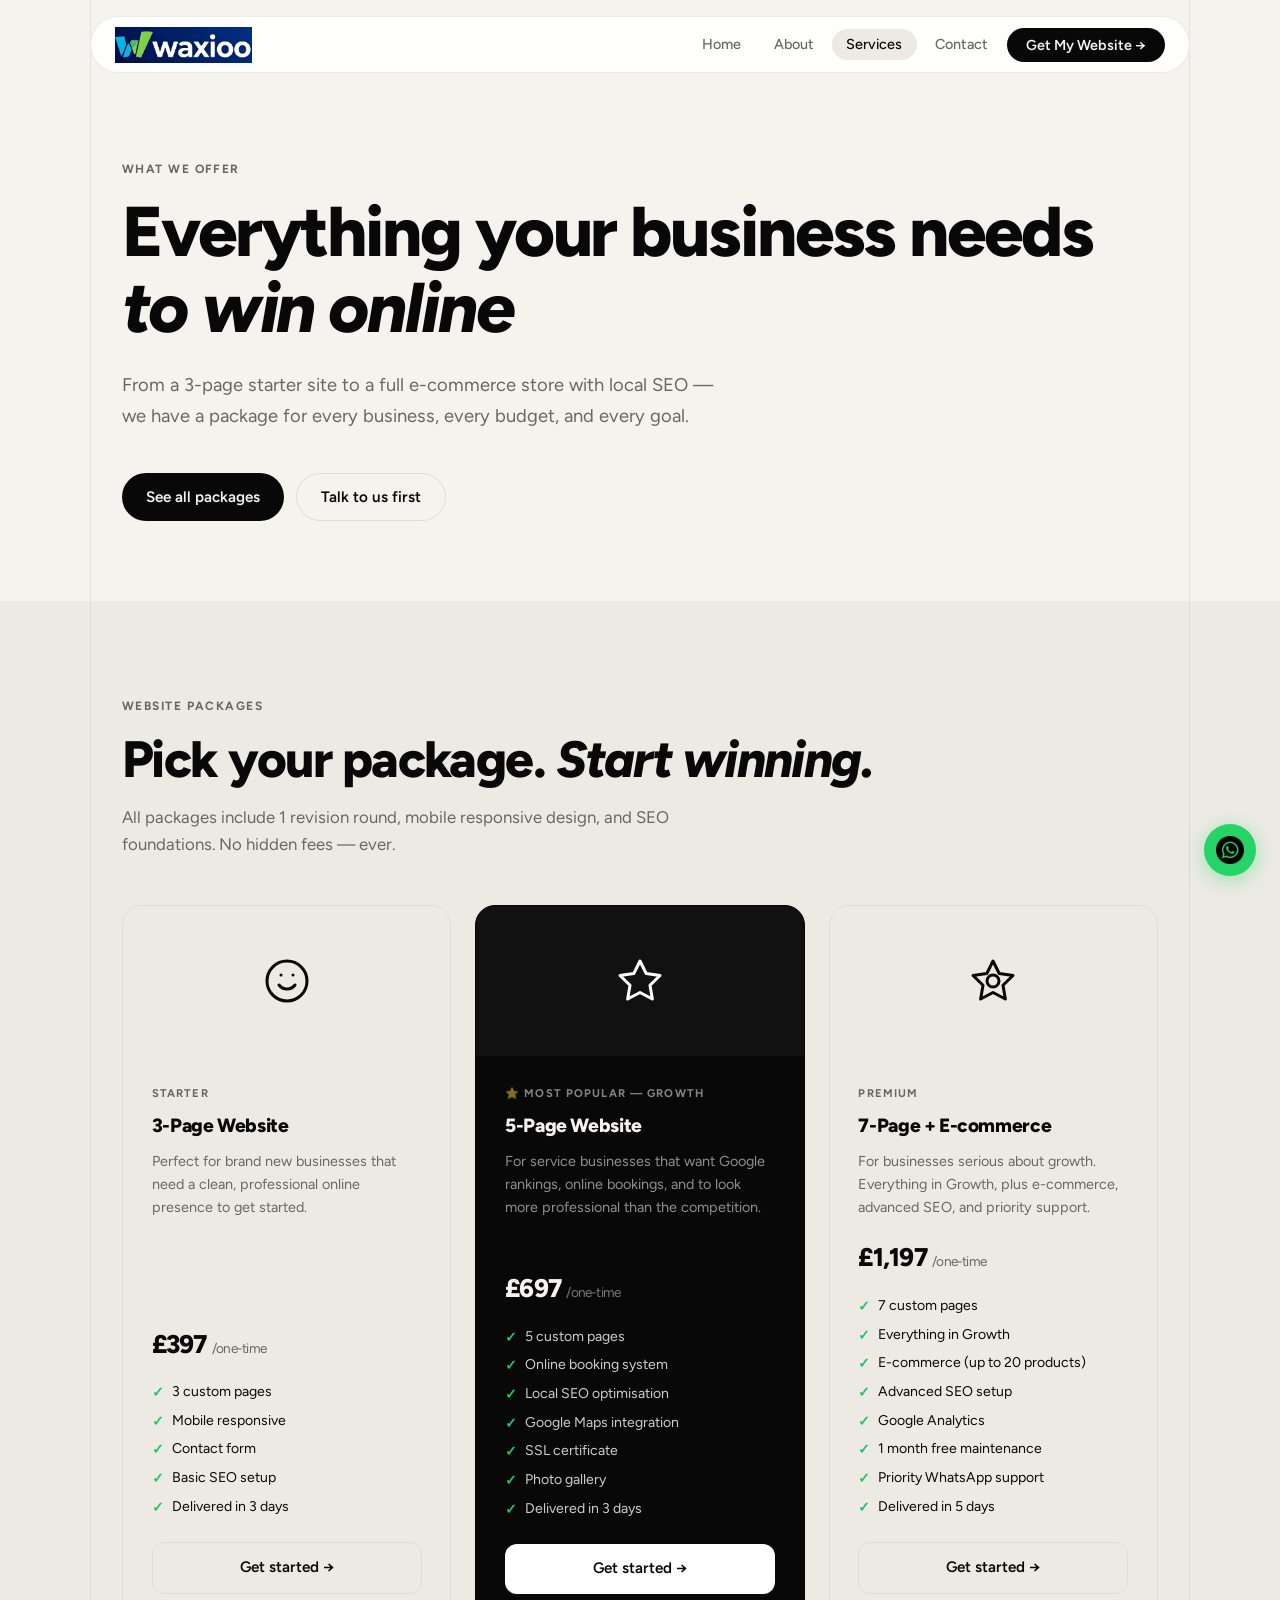
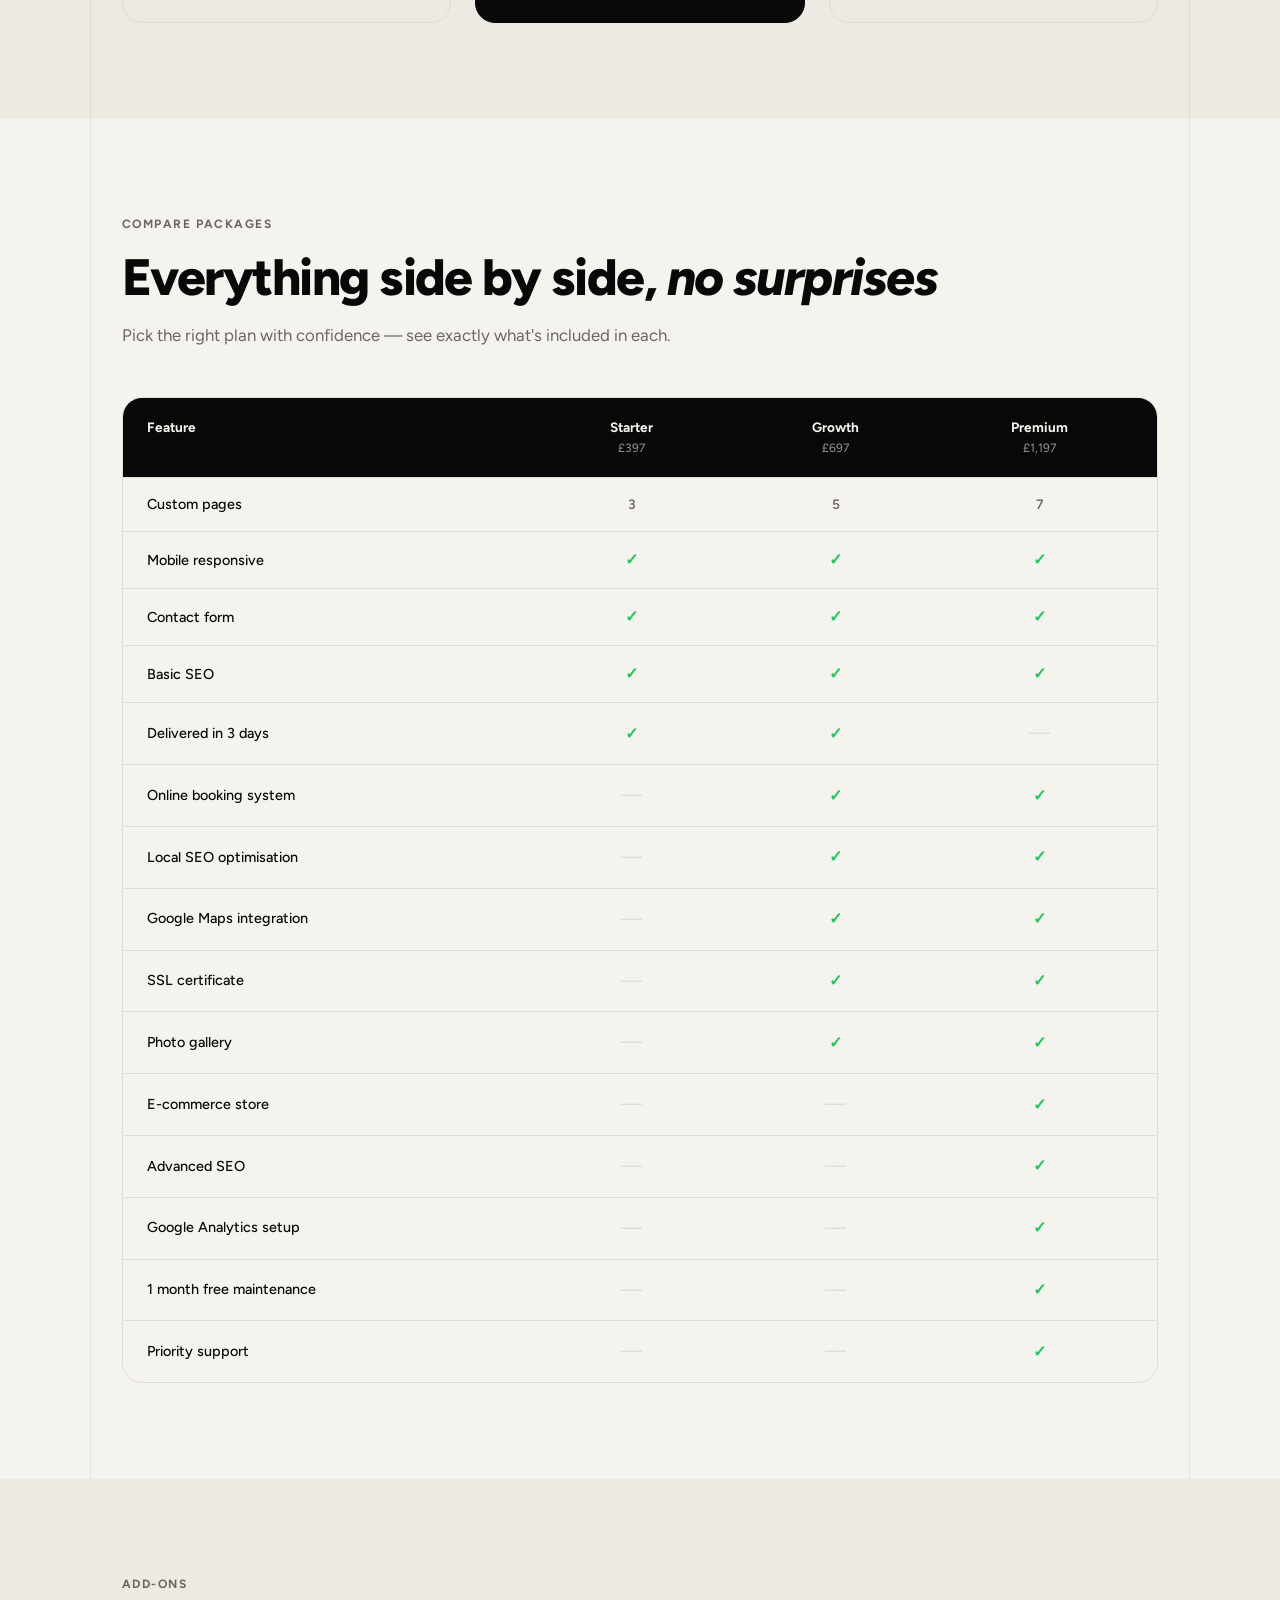
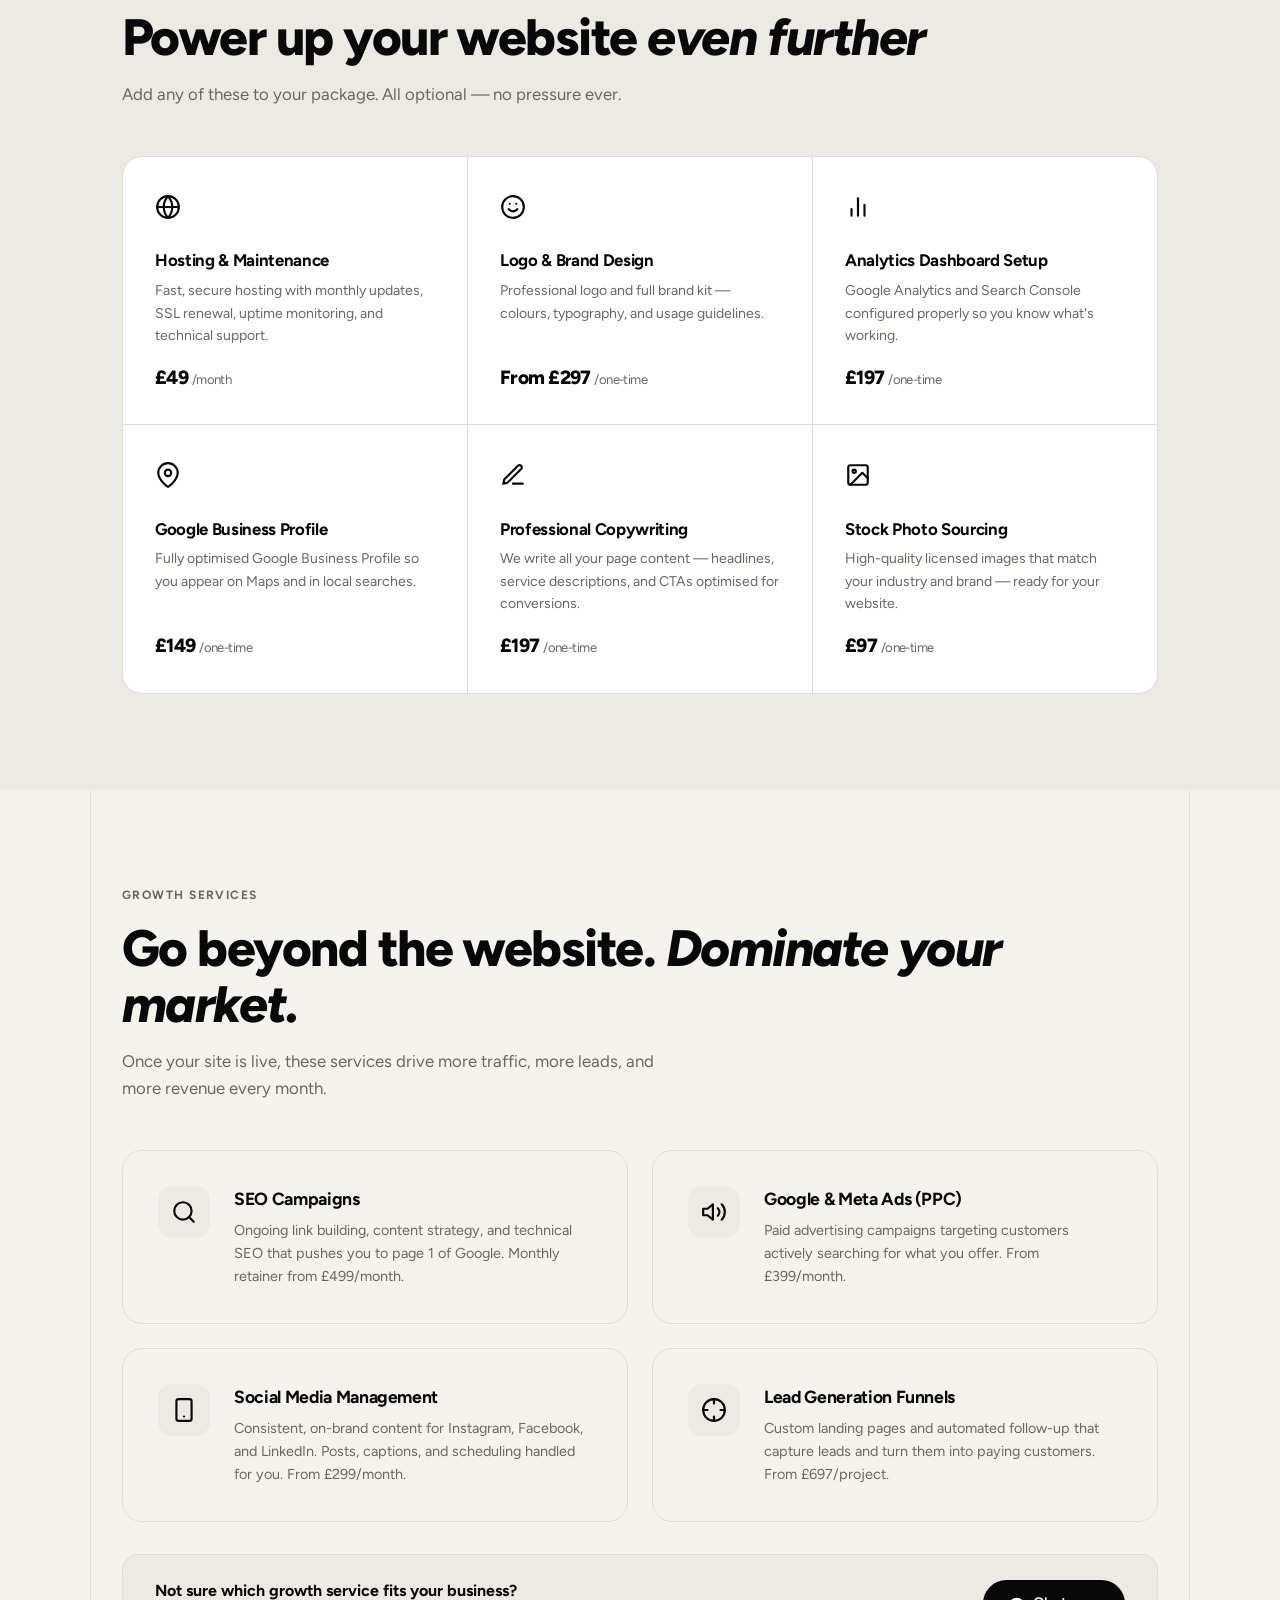
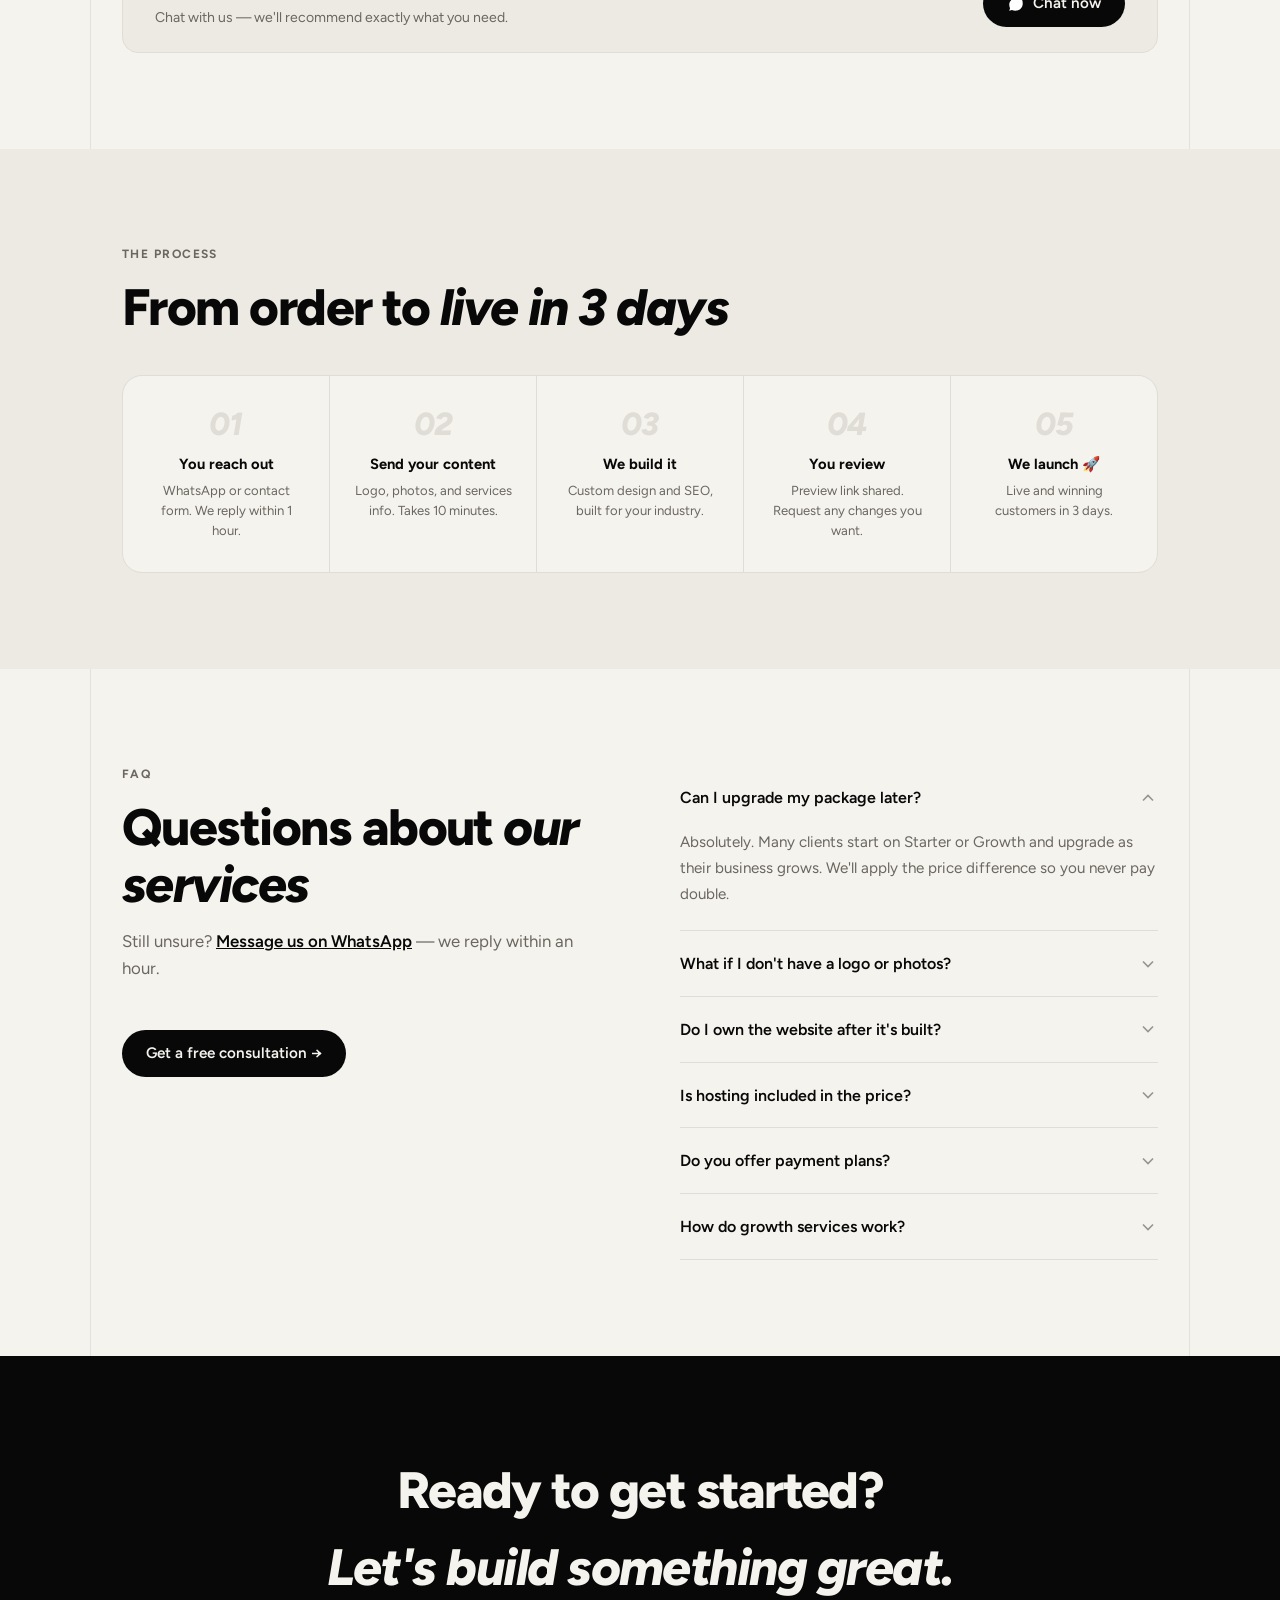
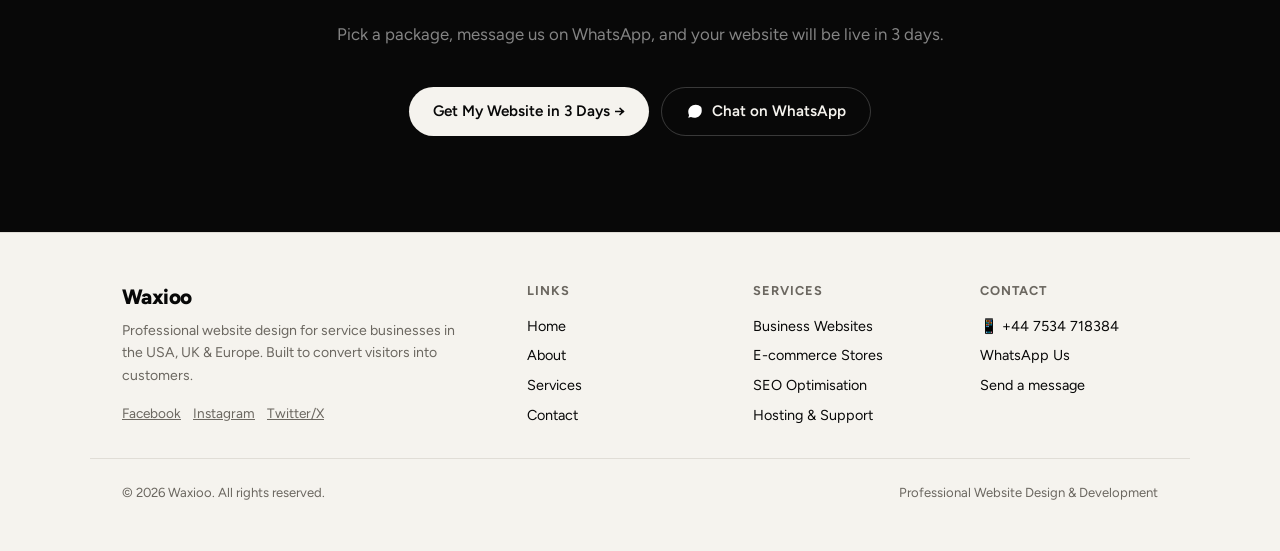
<file: services/index.html>
<!DOCTYPE html>
<html lang="en">
<head>
  <meta charset="UTF-8" />
  <meta name="viewport" content="width=device-width, initial-scale=1.0" />
  <meta name="description" content="Waxioo Services — Custom website design, local SEO, e-commerce and hosting for service businesses in the USA & UK. Starting at £397." />
  <meta property="og:title" content="Services | Waxioo Web Design" />
  <meta property="og:url" content="https://waxioo.com/services/" />
  <title>Services | Waxioo Web Design</title>
  <link rel="icon" href="../favicon.png" type="image/png">
  <script async src="https://www.googletagmanager.com/gtag/js?id=G-94SELJ5WSD"></script>
  <script>window.dataLayer=window.dataLayer||[];function gtag(){dataLayer.push(arguments);}gtag('js',new Date());gtag('config','G-94SELJ5WSD');</script>
  <link rel="preconnect" href="https://fonts.googleapis.com">
  <link rel="preconnect" href="https://fonts.gstatic.com" crossorigin>
  <link href="https://fonts.googleapis.com/css2?family=Figtree:ital,wght@0,300;0,400;0,500;0,600;0,700;0,800;1,400;1,600;1,700&display=swap" rel="stylesheet">
  <style>
    *, *::before, *::after { box-sizing: border-box; margin: 0; padding: 0; }
    :root {
      --black: #080808; --white: #F5F3EE; --white-pure: #ffffff;
      --gray: #EDEAE4; --gray2: #E0DDD6; --muted: #6b6760;
      --max: 1100px; --pad: 2rem;
    }
    html { scroll-behavior: smooth; }
    body { font-family: 'Figtree', -apple-system, sans-serif; background: var(--white); color: var(--black); overflow-x: hidden; line-height: 1.5; }

    /* Grid lines */
    .grid-wrap { position: relative; }
    .grid-line-left, .grid-line-right { position: absolute; top: 0; bottom: 0; width: 1px; background: rgba(0,0,0,0.07); pointer-events: none; z-index: 0; }
    .grid-line-left { left: calc((100% - var(--max)) / 2); }
    .grid-line-right { right: calc((100% - var(--max)) / 2); }

    /* NAV */
    .nav {
      position: fixed; top: 1rem; left: 50%; transform: translateX(-50%);
      width: calc(100% - 3rem); max-width: var(--max); z-index: 1000;
      background: rgba(255,255,255,0.88); backdrop-filter: blur(20px);
      border: 1px solid rgba(0,0,0,0.08); border-radius: 100px;
      padding: .6rem 1.5rem; display: flex; align-items: center;
      justify-content: space-between; gap: 1rem;
    }
    .nav-logo { text-decoration: none; display: flex; align-items: center; }
    .nav-logo img { height: 36px; width: auto; display: block; }
    .nav-links { display: flex; align-items: center; gap: .25rem; list-style: none; }
    .nav-links a { text-decoration: none; color: var(--muted); font-size: .9rem; font-weight: 500; padding: .4rem .9rem; border-radius: 100px; transition: all .15s; }
    .nav-links a:hover, .nav-links a.active { color: var(--black); background: var(--gray); }
    .nav-cta { background: var(--black) !important; color: var(--white) !important; font-weight: 600 !important; padding: .5rem 1.2rem !important; }
    .menu-toggle {
      display: none; flex-direction: column; gap: 5px;
      background: none; border: none; cursor: pointer; padding: 4px;
      z-index: 1002; position: relative;
    }
    .menu-toggle span { display: block; width: 22px; height: 2px; background: var(--black); border-radius: 2px; }

    /* BUTTONS */
    .btn { display: inline-flex; align-items: center; gap: .5rem; padding: .75rem 1.5rem; border-radius: 100px; font-size: .95rem; font-weight: 600; text-decoration: none; transition: all .15s; white-space: nowrap; font-family: inherit; cursor: pointer; border: none; }
    .btn-black { background: var(--black); color: var(--white); }
    .btn-black:hover { background: #222; transform: translateY(-1px); }
    .btn-outline { background: transparent; color: var(--black); border: 1.5px solid var(--gray2); }
    .btn-outline:hover { background: var(--gray); }
    .btn-white { background: var(--white); color: var(--black); }
    .btn-white:hover { background: #eee; transform: translateY(-1px); }
    .btn-ghost { background: transparent; color: var(--white); border: 1.5px solid rgba(255,255,255,.2); }
    .btn-ghost:hover { border-color: rgba(255,255,255,.5); }

    /* HERO */
    .hero-wrap { padding: 10rem var(--pad) 5rem; max-width: var(--max); margin: 0 auto; position: relative; z-index: 1; }
    .hero-wrap h1 { font-size: clamp(2.8rem, 5.5vw, 5rem); font-weight: 800; line-height: 1.08; letter-spacing: -.03em; margin-bottom: 1.5rem; }
    .hero-wrap h1 em { font-style: italic; }
    .hero-lead { font-size: 1.15rem; color: var(--muted); line-height: 1.7; max-width: 600px; margin-bottom: 2.5rem; }

    /* SECTIONS */
    .eyebrow { font-size: .75rem; font-weight: 700; letter-spacing: .12em; text-transform: uppercase; color: var(--muted); margin-bottom: 1rem; }
    .section { padding: 6rem 0; position: relative; }
    .section-inner { max-width: var(--max); margin: 0 auto; padding: 0 var(--pad); position: relative; z-index: 1; }
    .section-title { font-size: clamp(2rem, 4vw, 3.2rem); font-weight: 800; letter-spacing: -.03em; line-height: 1.1; margin-bottom: 1rem; }
    .section-title em { font-style: italic; }
    .section-sub { color: var(--muted); font-size: 1.05rem; max-width: 560px; line-height: 1.6; margin-bottom: 3rem; }

    /* PACKAGE CARDS */
    .pkg-grid { display: grid; grid-template-columns: repeat(3, 1fr); gap: 1.5rem; }
    .pkg-card { border: 1.5px solid var(--gray2); border-radius: 20px; overflow: hidden; display: flex; flex-direction: column; transition: border-color .2s, box-shadow .2s; }
    .pkg-card:hover { border-color: #bbb; box-shadow: 0 8px 30px rgba(0,0,0,.07); }
    .pkg-card.featured { background: var(--black); border-color: var(--black); }
    .pkg-emoji { width: 100%; height: 150px; display: flex; align-items: center; justify-content: center; background: var(--gray); }
    .pkg-card.featured .pkg-emoji { background: #111; }
    .pkg-body { padding: 1.8rem; flex: 1; display: flex; flex-direction: column; }
    .pkg-tag { font-size: .7rem; font-weight: 700; letter-spacing: .1em; text-transform: uppercase; color: var(--muted); margin-bottom: .6rem; display: block; }
    .pkg-card.featured .pkg-tag { color: rgba(255,255,255,.5); }
    .pkg-body h3 { font-size: 1.2rem; font-weight: 800; letter-spacing: -.02em; margin-bottom: .6rem; }
    .pkg-card.featured h3 { color: var(--white); }
    .pkg-body p { font-size: .9rem; color: var(--muted); line-height: 1.6; margin-bottom: 1.2rem; flex: 1; }
    .pkg-card.featured p { color: rgba(255,255,255,.55); }
    .pkg-price { font-size: 1.6rem; font-weight: 800; letter-spacing: -.03em; margin-bottom: 1.2rem; }
    .pkg-card.featured .pkg-price { color: var(--white); }
    .pkg-price span { font-size: .85rem; font-weight: 400; color: var(--muted); }
    .pkg-card.featured .pkg-price span { color: rgba(255,255,255,.45); }
    .pkg-list { list-style: none; display: flex; flex-direction: column; gap: .5rem; margin-bottom: 1.5rem; }
    .pkg-list li { display: flex; align-items: flex-start; gap: .5rem; font-size: .88rem; line-height: 1.4; }
    .pkg-card.featured .pkg-list li { color: rgba(255,255,255,.8); }
    .pkg-list li::before { content: "✓"; color: #22c55e; font-weight: 700; flex-shrink: 0; margin-top: 1px; }
    .pkg-body .btn { width: 100%; justify-content: center; border-radius: 12px; padding: .85rem; }
    .pkg-card:not(.featured) .btn { background: transparent; border: 1.5px solid var(--gray2); color: var(--black); }
    .pkg-card:not(.featured) .btn:hover { background: var(--gray); }
    .pkg-card.featured .btn { background: var(--white-pure); color: var(--black); border: none; }
    .pkg-card.featured .btn:hover { background: #eee; }

    /* COMPARISON TABLE */
    .compare-wrap { overflow-x: auto; -webkit-overflow-scrolling: touch; }
    .compare-table { border: 1.5px solid var(--gray2); border-radius: 20px; overflow: hidden; min-width: 500px; }
    .compare-head { display: grid; grid-template-columns: 2fr 1fr 1fr 1fr; background: var(--black); color: var(--white); padding: 1.2rem 1.5rem; gap: 1rem; font-size: .85rem; font-weight: 700; }
    .compare-head .c { text-align: center; }
    .compare-row { display: grid; grid-template-columns: 2fr 1fr 1fr 1fr; padding: 1rem 1.5rem; gap: 1rem; border-top: 1px solid var(--gray2); font-size: .9rem; align-items: center; transition: background .15s; }
    .compare-row:hover { background: var(--gray); }
    .compare-row .fname { font-weight: 500; }
    .cv { text-align: center; font-size: .85rem; color: var(--muted); font-weight: 600; }
    .cy { text-align: center; color: #22c55e; font-weight: 700; font-size: 1rem; }
    .cn { text-align: center; color: var(--gray2); font-size: 1.2rem; }

    /* ADD-ONS */
    .addon-grid { display: grid; grid-template-columns: repeat(3, 1fr); gap: 1px; background: var(--gray2); border: 1.5px solid var(--gray2); border-radius: 20px; overflow: hidden; }
    .addon-card { background: var(--white-pure); padding: 2rem; display: flex; flex-direction: column; }
    .addon-icon { font-size: 1.8rem; margin-bottom: 1rem; }
    .addon-card h3 { font-size: 1.05rem; font-weight: 700; margin-bottom: .4rem; letter-spacing: -.02em; }
    .addon-card p { font-size: .88rem; color: var(--muted); line-height: 1.6; margin-bottom: 1rem; flex: 1; }
    .addon-price { font-size: 1.2rem; font-weight: 800; letter-spacing: -.03em; }
    .addon-price span { font-size: .82rem; font-weight: 400; color: var(--muted); }

    /* MARKETING */
    .mkt-grid { display: grid; grid-template-columns: 1fr 1fr; gap: 1.5rem; }
    .mkt-card { border: 1.5px solid var(--gray2); border-radius: 20px; padding: 2.2rem; display: flex; gap: 1.5rem; align-items: flex-start; transition: border-color .2s, box-shadow .2s; }
    .mkt-card:hover { border-color: #bbb; box-shadow: 0 4px 20px rgba(0,0,0,.06); }
    .mkt-icon { font-size: 2rem; width: 52px; height: 52px; background: var(--gray); border-radius: 14px; display: flex; align-items: center; justify-content: center; flex-shrink: 0; }
    .mkt-content h3 { font-size: 1.1rem; font-weight: 700; margin-bottom: .4rem; letter-spacing: -.02em; }
    .mkt-content p { font-size: .9rem; color: var(--muted); line-height: 1.6; margin: 0; }

    /* PROCESS */
    .process-strip { display: grid; grid-template-columns: repeat(5, 1fr); gap: 1px; background: var(--gray2); border: 1.5px solid var(--gray2); border-radius: 20px; overflow: hidden; margin-top: 2.5rem; }
    .pstep { background: var(--white); padding: 2rem 1.5rem; text-align: center; }
    .pnum { font-size: 2rem; font-weight: 800; color: var(--gray2); font-style: italic; letter-spacing: -.03em; line-height: 1; margin-bottom: .8rem; }
    .pstep h3 { font-size: .92rem; font-weight: 700; margin-bottom: .4rem; }
    .pstep p { font-size: .82rem; color: var(--muted); line-height: 1.5; margin: 0; }

    /* FAQ */
    .faq-grid { display: grid; grid-template-columns: 1fr 1fr; gap: 5rem; align-items: start; }
    .faq-list { display: flex; flex-direction: column; }
    .faq-item { border-bottom: 1px solid var(--gray2); }
    .faq-q { width: 100%; background: none; border: none; text-align: left; font-family: inherit; font-size: 1rem; font-weight: 600; cursor: pointer; padding: 1.4rem 0; display: flex; justify-content: space-between; align-items: center; gap: 1rem; color: var(--black); transition: color .15s; }
    .faq-arrow { width: 20px; height: 20px; flex-shrink: 0; transition: transform .3s; opacity: .4; }
    .faq-item.open .faq-arrow { transform: rotate(180deg); }
    .faq-a { display: none; padding-bottom: 1.4rem; font-size: .95rem; color: var(--muted); line-height: 1.7; }
    .faq-item.open .faq-a { display: block; }

    /* CTA */
    .cta-section { background: var(--black); color: var(--white); padding: 6rem 0; text-align: center; }
    .cta-section h2 { font-size: clamp(2rem, 4vw, 3.5rem); font-weight: 800; letter-spacing: -.03em; margin-bottom: 1rem; color: var(--white); }
    .cta-section h2 em { font-style: italic; }
    .cta-section p { color: rgba(255,255,255,.5); font-size: 1.05rem; margin-bottom: 2.5rem; }
    .cta-btns { display: flex; gap: .75rem; justify-content: center; flex-wrap: wrap; }

    /* FOOTER */
    .footer { border-top: 1px solid var(--gray2); padding: 3rem 0; }
    .footer-inner { max-width: var(--max); margin: 0 auto; padding: 0 var(--pad); display: grid; grid-template-columns: 2fr 1fr 1fr 1fr; gap: 3rem; }
    .footer-brand h3 { font-size: 1.3rem; font-weight: 800; letter-spacing: -.03em; margin-bottom: .5rem; }
    .footer-brand p { font-size: .88rem; color: var(--muted); line-height: 1.6; margin-bottom: 1rem; }
    .footer-col h4 { font-size: .8rem; font-weight: 700; letter-spacing: .08em; text-transform: uppercase; color: var(--muted); margin-bottom: 1rem; }
    .footer-col ul { list-style: none; display: flex; flex-direction: column; gap: .5rem; }
    .footer-col ul li a { text-decoration: none; font-size: .9rem; color: var(--black); transition: color .15s; }
    .footer-col ul li a:hover { color: var(--muted); }
    .footer-col ul li { font-size: .9rem; color: var(--black); }
    .footer-bottom { max-width: var(--max); margin: 2rem auto 0; padding: 1.5rem var(--pad) 0; border-top: 1px solid var(--gray2); display: flex; justify-content: space-between; align-items: center; font-size: .82rem; color: var(--muted); }

    /* WA FLOAT */
    .wa-float { position: fixed; bottom: 1.5rem; right: 1.5rem; z-index: 999; width: 52px; height: 52px; background: #25d366; border-radius: 50%; display: flex; align-items: center; justify-content: center; box-shadow: 0 4px 20px rgba(37,211,102,.4); transition: transform .2s; }
    .wa-float:hover { transform: scale(1.08); }
    .wa-float img { width: 28px; height: 28px; }
    .wa-tooltip { position: absolute; right: 60px; background: var(--black); color: var(--white); font-size: .78rem; font-weight: 600; padding: .4rem .8rem; border-radius: 8px; white-space: nowrap; opacity: 0; pointer-events: none; transition: opacity .2s; }
    .wa-float:hover .wa-tooltip { opacity: 1; }

    /* REVEAL */
    .reveal { opacity: 0; transform: translateY(24px); transition: opacity .7s ease, transform .7s ease; }
    .reveal.active { opacity: 1; transform: translateY(0); }
    .delay-1 { transition-delay: .1s; } .delay-2 { transition-delay: .2s; } .delay-3 { transition-delay: .3s; }

    /* ── MOBILE ── */
    @media (max-width: 900px) {
      .pkg-grid { grid-template-columns: 1fr 1fr; }
      .mkt-grid { grid-template-columns: 1fr; }
      .faq-grid { grid-template-columns: 1fr; gap: 2rem; }
      .process-strip { grid-template-columns: 1fr 1fr; }
      .footer-inner { grid-template-columns: 1fr 1fr; gap: 2rem; }
    }

    @media (max-width: 768px) {
      .nav-links { display: none; }
      .menu-toggle { display: flex; }

      .nav-links.active {
        display: flex !important;
        flex-direction: column;
        position: absolute;
        top: calc(100% + 0.5rem);
        left: 0; right: 0;
        background: var(--white-pure);
        align-items: center;
        justify-content: flex-start;
        padding: 1.5rem;
        gap: 0.5rem;
        z-index: 1001;
        list-style: none;
        border-radius: 16px;
        border: 1px solid var(--gray2);
        box-shadow: 0 8px 30px rgba(0,0,0,0.08);
      }
      .nav-links.active a { font-size: 1rem; padding: 0.6rem 1.2rem; width: 100%; text-align: center; }

      /* Hero */
      .hero-wrap { padding: 7rem 1.25rem 3rem; }
      .hero-wrap h1 { font-size: clamp(1.8rem, 7vw, 2.8rem); }
      .hero-lead { font-size: 1rem; }
      .hero-wrap .btn { width: 100%; justify-content: center; }
      .hero-wrap div[style] { flex-direction: column; }

      /* Sections */
      .section { padding: 3rem 0; }
      .section-inner { padding: 0 1.25rem; }

      /* Packages */
      .pkg-grid { grid-template-columns: 1fr; }
      .pkg-emoji { height: 100px; }

      /* Addons */
      .addon-grid { grid-template-columns: 1fr; }

      /* Process */
      .process-strip { grid-template-columns: 1fr 1fr; }

      /* FAQ */
      .faq-grid { grid-template-columns: 1fr; gap: 1.5rem; }

      /* CTA */
      .cta-section { padding: 4rem 0; }
      .cta-btns { flex-direction: column; align-items: center; }
      .cta-btns .btn { width: 100%; justify-content: center; max-width: 340px; }

      /* Footer */
      .footer-bottom { flex-direction: column; gap: .5rem; text-align: center; }
      .grid-line-left, .grid-line-right { display: none; }
    }

    @media (max-width: 480px) {
      .process-strip { grid-template-columns: 1fr; }
      .footer-inner { grid-template-columns: 1fr; }
    }
  </style>
</head>
<body>

  <!-- NAV -->
  <nav class="nav" id="header">
    <a href="/" class="nav-logo"><img src="../images/waxio-logo.jpg" alt="Waxioo"></a>
    <button class="menu-toggle" id="menuToggle" aria-label="Toggle menu">
      <span></span><span></span><span></span>
    </button>
    <ul class="nav-links" id="navMenu">
      <li><a href="/">Home</a></li>
      <li><a href="/about/">About</a></li>
      <li><a href="/services/" class="active">Services</a></li>
      <li><a href="/contact/">Contact</a></li>
      <li><a href="/contact/" class="nav-cta">Get My Website →</a></li>
    </ul>
  </nav>

  <!-- WA FLOAT -->
  <a href="https://wa.me/447534718384?text=Hi!%20I'm%20interested%20in%20a%20website" class="wa-float" target="_blank" rel="noopener">
    <span class="wa-tooltip">Chat — We reply within 1 hour</span>
    <img src="../images/whatsapp.png" alt="WhatsApp">
  </a>

  <!-- HERO -->
  <div class="grid-wrap">
    <div class="grid-line-left"></div>
    <div class="grid-line-right"></div>
    <div class="hero-wrap">
      <div class="eyebrow reveal">What we offer</div>
      <h1 class="reveal delay-1">Everything your business needs<br><em>to win online</em></h1>
      <p class="hero-lead reveal delay-2">From a 3-page starter site to a full e-commerce store with local SEO — we have a package for every business, every budget, and every goal.</p>
      <div style="display:flex;gap:.75rem;flex-wrap:wrap;" class="reveal delay-3">
        <a href="#packages" class="btn btn-black">See all packages</a>
        <a href="/contact/" class="btn btn-outline">Talk to us first</a>
      </div>
    </div>
  </div>

  <!-- PACKAGES -->
  <section class="section grid-wrap" id="packages" style="background:var(--gray);">
    <div class="grid-line-left"></div>
    <div class="grid-line-right"></div>
    <div class="section-inner">
      <div class="eyebrow reveal">Website packages</div>
      <h2 class="section-title reveal delay-1">Pick your package. <em>Start winning.</em></h2>
      <p class="section-sub reveal delay-2">All packages include 1 revision round, mobile responsive design, and SEO foundations. No hidden fees — ever.</p>
      <div class="pkg-grid">

        <div class="pkg-card reveal delay-1">
          <div class="pkg-emoji">
            <svg width="48" height="48" viewBox="0 0 24 24" fill="none" stroke="currentColor" stroke-width="1.5" stroke-linecap="round" stroke-linejoin="round"><circle cx="12" cy="12" r="10"/><path d="M8 14s1.5 2 4 2 4-2 4-2"/><line x1="9" y1="9" x2="9.01" y2="9"/><line x1="15" y1="9" x2="15.01" y2="9"/></svg>
          </div>
          <div class="pkg-body">
            <span class="pkg-tag">Starter</span>
            <h3>3-Page Website</h3>
            <p>Perfect for brand new businesses that need a clean, professional online presence to get started.</p>
            <div class="pkg-price">£397 <span>/one-time</span></div>
            <ul class="pkg-list">
              <li>3 custom pages</li>
              <li>Mobile responsive</li>
              <li>Contact form</li>
              <li>Basic SEO setup</li>
              <li>Delivered in 3 days</li>
            </ul>
            <a href="/contact/" class="btn">Get started →</a>
          </div>
        </div>

        <div class="pkg-card featured reveal delay-2">
          <div class="pkg-emoji">
            <svg width="48" height="48" viewBox="0 0 24 24" fill="none" stroke="white" stroke-width="1.5" stroke-linecap="round" stroke-linejoin="round"><polygon points="12 2 15.09 8.26 22 9.27 17 14.14 18.18 21.02 12 17.77 5.82 21.02 7 14.14 2 9.27 8.91 8.26 12 2"/></svg>
          </div>
          <div class="pkg-body">
            <span class="pkg-tag">⭐ Most Popular — Growth</span>
            <h3>5-Page Website</h3>
            <p>For service businesses that want Google rankings, online bookings, and to look more professional than the competition.</p>
            <div class="pkg-price">£697 <span>/one-time</span></div>
            <ul class="pkg-list">
              <li>5 custom pages</li>
              <li>Online booking system</li>
              <li>Local SEO optimisation</li>
              <li>Google Maps integration</li>
              <li>SSL certificate</li>
              <li>Photo gallery</li>
              <li>Delivered in 3 days</li>
            </ul>
            <a href="/contact/" class="btn">Get started →</a>
          </div>
        </div>

        <div class="pkg-card reveal delay-3">
          <div class="pkg-emoji">
            <svg width="48" height="48" viewBox="0 0 24 24" fill="none" stroke="currentColor" stroke-width="1.5" stroke-linecap="round" stroke-linejoin="round"><polygon points="12 2 15.09 8.26 22 9.27 17 14.14 18.18 21.02 12 17.77 5.82 21.02 7 14.14 2 9.27 8.91 8.26 12 2"/><circle cx="12" cy="12" r="3"/></svg>
          </div>
          <div class="pkg-body">
            <span class="pkg-tag">Premium</span>
            <h3>7-Page + E-commerce</h3>
            <p>For businesses serious about growth. Everything in Growth, plus e-commerce, advanced SEO, and priority support.</p>
            <div class="pkg-price">£1,197 <span>/one-time</span></div>
            <ul class="pkg-list">
              <li>7 custom pages</li>
              <li>Everything in Growth</li>
              <li>E-commerce (up to 20 products)</li>
              <li>Advanced SEO setup</li>
              <li>Google Analytics</li>
              <li>1 month free maintenance</li>
              <li>Priority WhatsApp support</li>
              <li>Delivered in 5 days</li>
            </ul>
            <a href="/contact/" class="btn">Get started →</a>
          </div>
        </div>

      </div>
    </div>
  </section>

  <!-- COMPARISON TABLE -->
  <section class="section grid-wrap">
    <div class="grid-line-left"></div>
    <div class="grid-line-right"></div>
    <div class="section-inner">
      <div class="eyebrow reveal">Compare packages</div>
      <h2 class="section-title reveal delay-1">Everything side by side, <em>no surprises</em></h2>
      <p class="section-sub reveal delay-2">Pick the right plan with confidence — see exactly what's included in each.</p>
      <div class="compare-wrap reveal delay-2">
        <div class="compare-table">
          <div class="compare-head">
            <div>Feature</div>
            <div class="c">Starter<br><span style="font-weight:400;opacity:.6;font-size:.75rem;">£397</span></div>
            <div class="c">Growth<br><span style="font-weight:400;opacity:.6;font-size:.75rem;">£697</span></div>
            <div class="c">Premium<br><span style="font-weight:400;opacity:.6;font-size:.75rem;">£1,197</span></div>
          </div>
          <div class="compare-row"><div class="fname">Custom pages</div><div class="cv">3</div><div class="cv">5</div><div class="cv">7</div></div>
          <div class="compare-row"><div class="fname">Mobile responsive</div><div class="cy">✓</div><div class="cy">✓</div><div class="cy">✓</div></div>
          <div class="compare-row"><div class="fname">Contact form</div><div class="cy">✓</div><div class="cy">✓</div><div class="cy">✓</div></div>
          <div class="compare-row"><div class="fname">Basic SEO</div><div class="cy">✓</div><div class="cy">✓</div><div class="cy">✓</div></div>
          <div class="compare-row"><div class="fname">Delivered in 3 days</div><div class="cy">✓</div><div class="cy">✓</div><div class="cn">—</div></div>
          <div class="compare-row"><div class="fname">Online booking system</div><div class="cn">—</div><div class="cy">✓</div><div class="cy">✓</div></div>
          <div class="compare-row"><div class="fname">Local SEO optimisation</div><div class="cn">—</div><div class="cy">✓</div><div class="cy">✓</div></div>
          <div class="compare-row"><div class="fname">Google Maps integration</div><div class="cn">—</div><div class="cy">✓</div><div class="cy">✓</div></div>
          <div class="compare-row"><div class="fname">SSL certificate</div><div class="cn">—</div><div class="cy">✓</div><div class="cy">✓</div></div>
          <div class="compare-row"><div class="fname">Photo gallery</div><div class="cn">—</div><div class="cy">✓</div><div class="cy">✓</div></div>
          <div class="compare-row"><div class="fname">E-commerce store</div><div class="cn">—</div><div class="cn">—</div><div class="cy">✓</div></div>
          <div class="compare-row"><div class="fname">Advanced SEO</div><div class="cn">—</div><div class="cn">—</div><div class="cy">✓</div></div>
          <div class="compare-row"><div class="fname">Google Analytics setup</div><div class="cn">—</div><div class="cn">—</div><div class="cy">✓</div></div>
          <div class="compare-row"><div class="fname">1 month free maintenance</div><div class="cn">—</div><div class="cn">—</div><div class="cy">✓</div></div>
          <div class="compare-row"><div class="fname">Priority support</div><div class="cn">—</div><div class="cn">—</div><div class="cy">✓</div></div>
        </div>
      </div>
    </div>
  </section>

  <!-- ADD-ONS -->
  <section class="section" style="background:var(--gray);">
    <div class="section-inner">
      <div class="eyebrow reveal">Add-ons</div>
      <h2 class="section-title reveal delay-1">Power up your website <em>even further</em></h2>
      <p class="section-sub reveal delay-2">Add any of these to your package. All optional — no pressure ever.</p>
      <div class="addon-grid reveal delay-2">
        <div class="addon-card">
          <div class="addon-icon"><svg width="26" height="26" viewBox="0 0 24 24" fill="none" stroke="currentColor" stroke-width="2" stroke-linecap="round" stroke-linejoin="round"><circle cx="12" cy="12" r="10"/><line x1="2" y1="12" x2="22" y2="12"/><path d="M12 2a15.3 15.3 0 0 1 4 10 15.3 15.3 0 0 1-4 10 15.3 15.3 0 0 1-4-10 15.3 15.3 0 0 1 4-10z"/></svg></div>
          <h3>Hosting &amp; Maintenance</h3>
          <p>Fast, secure hosting with monthly updates, SSL renewal, uptime monitoring, and technical support.</p>
          <div class="addon-price">£49 <span>/month</span></div>
        </div>
        <div class="addon-card">
          <div class="addon-icon"><svg width="26" height="26" viewBox="0 0 24 24" fill="none" stroke="currentColor" stroke-width="2" stroke-linecap="round" stroke-linejoin="round"><circle cx="12" cy="12" r="10"/><path d="M8 14s1.5 2 4 2 4-2 4-2"/><line x1="9" y1="9" x2="9.01" y2="9"/><line x1="15" y1="9" x2="15.01" y2="9"/></svg></div>
          <h3>Logo &amp; Brand Design</h3>
          <p>Professional logo and full brand kit — colours, typography, and usage guidelines.</p>
          <div class="addon-price">From £297 <span>/one-time</span></div>
        </div>
        <div class="addon-card">
          <div class="addon-icon"><svg width="26" height="26" viewBox="0 0 24 24" fill="none" stroke="currentColor" stroke-width="2" stroke-linecap="round" stroke-linejoin="round"><line x1="18" y1="20" x2="18" y2="10"/><line x1="12" y1="20" x2="12" y2="4"/><line x1="6" y1="20" x2="6" y2="14"/></svg></div>
          <h3>Analytics Dashboard Setup</h3>
          <p>Google Analytics and Search Console configured properly so you know what's working.</p>
          <div class="addon-price">£197 <span>/one-time</span></div>
        </div>
        <div class="addon-card">
          <div class="addon-icon"><svg width="26" height="26" viewBox="0 0 24 24" fill="none" stroke="currentColor" stroke-width="2" stroke-linecap="round" stroke-linejoin="round"><path d="M21 10c0 7-9 13-9 13S3 17 3 10a9 9 0 0 1 18 0z"/><circle cx="12" cy="10" r="3"/></svg></div>
          <h3>Google Business Profile</h3>
          <p>Fully optimised Google Business Profile so you appear on Maps and in local searches.</p>
          <div class="addon-price">£149 <span>/one-time</span></div>
        </div>
        <div class="addon-card">
          <div class="addon-icon"><svg width="26" height="26" viewBox="0 0 24 24" fill="none" stroke="currentColor" stroke-width="2" stroke-linecap="round" stroke-linejoin="round"><path d="M12 20h9"/><path d="M16.5 3.5a2.121 2.121 0 0 1 3 3L7 19l-4 1 1-4L16.5 3.5z"/></svg></div>
          <h3>Professional Copywriting</h3>
          <p>We write all your page content — headlines, service descriptions, and CTAs optimised for conversions.</p>
          <div class="addon-price">£197 <span>/one-time</span></div>
        </div>
        <div class="addon-card">
          <div class="addon-icon"><svg width="26" height="26" viewBox="0 0 24 24" fill="none" stroke="currentColor" stroke-width="2" stroke-linecap="round" stroke-linejoin="round"><rect x="3" y="3" width="18" height="18" rx="2" ry="2"/><circle cx="8.5" cy="8.5" r="1.5"/><polyline points="21 15 16 10 5 21"/></svg></div>
          <h3>Stock Photo Sourcing</h3>
          <p>High-quality licensed images that match your industry and brand — ready for your website.</p>
          <div class="addon-price">£97 <span>/one-time</span></div>
        </div>
      </div>
    </div>
  </section>

  <!-- DIGITAL MARKETING -->
  <section class="section grid-wrap">
    <div class="grid-line-left"></div>
    <div class="grid-line-right"></div>
    <div class="section-inner">
      <div class="eyebrow reveal">Growth services</div>
      <h2 class="section-title reveal delay-1">Go beyond the website. <em>Dominate your market.</em></h2>
      <p class="section-sub reveal delay-2">Once your site is live, these services drive more traffic, more leads, and more revenue every month.</p>
      <div class="mkt-grid">
        <div class="mkt-card reveal delay-1">
          <div class="mkt-icon"><svg width="26" height="26" viewBox="0 0 24 24" fill="none" stroke="currentColor" stroke-width="2" stroke-linecap="round" stroke-linejoin="round"><circle cx="11" cy="11" r="8"/><line x1="21" y1="21" x2="16.65" y2="16.65"/></svg></div>
          <div class="mkt-content">
            <h3>SEO Campaigns</h3>
            <p>Ongoing link building, content strategy, and technical SEO that pushes you to page 1 of Google. Monthly retainer from £499/month.</p>
          </div>
        </div>
        <div class="mkt-card reveal delay-2">
          <div class="mkt-icon"><svg width="26" height="26" viewBox="0 0 24 24" fill="none" stroke="currentColor" stroke-width="2" stroke-linecap="round" stroke-linejoin="round"><polygon points="11 5 6 9 2 9 2 15 6 15 11 19 11 5"/><path d="M19.07 4.93a10 10 0 0 1 0 14.14M15.54 8.46a5 5 0 0 1 0 7.07"/></svg></div>
          <div class="mkt-content">
            <h3>Google &amp; Meta Ads (PPC)</h3>
            <p>Paid advertising campaigns targeting customers actively searching for what you offer. From £399/month.</p>
          </div>
        </div>
        <div class="mkt-card reveal delay-1">
          <div class="mkt-icon"><svg width="26" height="26" viewBox="0 0 24 24" fill="none" stroke="currentColor" stroke-width="2" stroke-linecap="round" stroke-linejoin="round"><rect x="5" y="2" width="14" height="20" rx="2" ry="2"/><line x1="12" y1="18" x2="12.01" y2="18"/></svg></div>
          <div class="mkt-content">
            <h3>Social Media Management</h3>
            <p>Consistent, on-brand content for Instagram, Facebook, and LinkedIn. Posts, captions, and scheduling handled for you. From £299/month.</p>
          </div>
        </div>
        <div class="mkt-card reveal delay-2">
          <div class="mkt-icon"><svg width="26" height="26" viewBox="0 0 24 24" fill="none" stroke="currentColor" stroke-width="2" stroke-linecap="round" stroke-linejoin="round"><circle cx="12" cy="12" r="10"/><line x1="22" y1="12" x2="18" y2="12"/><line x1="6" y1="12" x2="2" y2="12"/><line x1="12" y1="2" x2="12" y2="6"/><line x1="12" y1="18" x2="12" y2="22"/></svg></div>
          <div class="mkt-content">
            <h3>Lead Generation Funnels</h3>
            <p>Custom landing pages and automated follow-up that capture leads and turn them into paying customers. From £697/project.</p>
          </div>
        </div>
      </div>
      <div style="margin-top:2rem;padding:1.5rem 2rem;background:var(--gray);border-radius:16px;border:1.5px solid var(--gray2);display:flex;align-items:center;justify-content:space-between;flex-wrap:wrap;gap:1rem;" class="reveal delay-3">
        <div>
          <div style="font-weight:700;font-size:1rem;margin-bottom:.2rem;">Not sure which growth service fits your business?</div>
          <div style="font-size:.88rem;color:var(--muted);">Chat with us — we'll recommend exactly what you need.</div>
        </div>
        <a href="https://wa.me/447534718384" class="btn btn-black" target="_blank" rel="noopener">
          <svg width="18" height="18" viewBox="0 0 24 24" fill="white" xmlns="http://www.w3.org/2000/svg"><path d="M21 11.5C21 16.75 16.52 21 11 21C9.43 21 7.94 20.63 6.61 20L3 21L4.06 17.67C3.4 16.31 3 14.75 3 13.1C3 7.85 7.48 3.6 13 3.6C15.66 3.6 18.06 4.64 19.8 6.33C20.87 7.37 21 10.05 21 11.5Z"/></svg>
          Chat now
        </a>
      </div>
    </div>
  </section>

  <!-- HOW IT WORKS -->
  <section class="section" style="background:var(--gray);">
    <div class="section-inner">
      <div class="eyebrow reveal">The process</div>
      <h2 class="section-title reveal delay-1">From order to <em>live in 3 days</em></h2>
      <div class="process-strip reveal delay-2">
        <div class="pstep"><div class="pnum">01</div><h3>You reach out</h3><p>WhatsApp or contact form. We reply within 1 hour.</p></div>
        <div class="pstep"><div class="pnum">02</div><h3>Send your content</h3><p>Logo, photos, and services info. Takes 10 minutes.</p></div>
        <div class="pstep"><div class="pnum">03</div><h3>We build it</h3><p>Custom design and SEO, built for your industry.</p></div>
        <div class="pstep"><div class="pnum">04</div><h3>You review</h3><p>Preview link shared. Request any changes you want.</p></div>
        <div class="pstep"><div class="pnum">05</div><h3>We launch 🚀</h3><p>Live and winning customers in 3 days.</p></div>
      </div>
    </div>
  </section>

  <!-- FAQ -->
  <section class="section grid-wrap">
    <div class="grid-line-left"></div>
    <div class="grid-line-right"></div>
    <div class="section-inner">
      <div class="faq-grid">
        <div>
          <div class="eyebrow reveal">FAQ</div>
          <h2 class="section-title reveal delay-1">Questions about <em>our services</em></h2>
          <p class="section-sub reveal delay-2">Still unsure? <a href="https://wa.me/447534718384" style="color:var(--black);font-weight:600;">Message us on WhatsApp</a> — we reply within an hour.</p>
          <a href="/contact/" class="btn btn-black reveal delay-3">Get a free consultation →</a>
        </div>
        <div class="faq-list reveal delay-2">
          <div class="faq-item open">
            <button class="faq-q" onclick="toggleFaq(this)">Can I upgrade my package later?
              <svg class="faq-arrow" viewBox="0 0 24 24" fill="none" stroke="currentColor" stroke-width="2"><path d="M6 9l6 6 6-6"/></svg>
            </button>
            <div class="faq-a">Absolutely. Many clients start on Starter or Growth and upgrade as their business grows. We'll apply the price difference so you never pay double.</div>
          </div>
          <div class="faq-item">
            <button class="faq-q" onclick="toggleFaq(this)">What if I don't have a logo or photos?
              <svg class="faq-arrow" viewBox="0 0 24 24" fill="none" stroke="currentColor" stroke-width="2"><path d="M6 9l6 6 6-6"/></svg>
            </button>
            <div class="faq-a">No problem. We can source professional stock photos for your industry and create a placeholder logo. Or add our Logo & Branding add-on from £297 for a fully custom identity.</div>
          </div>
          <div class="faq-item">
            <button class="faq-q" onclick="toggleFaq(this)">Do I own the website after it's built?
              <svg class="faq-arrow" viewBox="0 0 24 24" fill="none" stroke="currentColor" stroke-width="2"><path d="M6 9l6 6 6-6"/></svg>
            </button>
            <div class="faq-a">Yes — 100%. Once the project is complete and paid, all files and code are yours. You're never locked in to using us for hosting or maintenance.</div>
          </div>
          <div class="faq-item">
            <button class="faq-q" onclick="toggleFaq(this)">Is hosting included in the price?
              <svg class="faq-arrow" viewBox="0 0 24 24" fill="none" stroke="currentColor" stroke-width="2"><path d="M6 9l6 6 6-6"/></svg>
            </button>
            <div class="faq-a">Hosting is a separate £49/month add-on. You can also host with your own provider — we'll hand over all the files. The package price covers the build only.</div>
          </div>
          <div class="faq-item">
            <button class="faq-q" onclick="toggleFaq(this)">Do you offer payment plans?
              <svg class="faq-arrow" viewBox="0 0 24 24" fill="none" stroke="currentColor" stroke-width="2"><path d="M6 9l6 6 6-6"/></svg>
            </button>
            <div class="faq-a">Yes. For Growth and Premium packages we offer 50% deposit to start, and 50% on delivery. Message us on WhatsApp to discuss options.</div>
          </div>
          <div class="faq-item">
            <button class="faq-q" onclick="toggleFaq(this)">How do growth services work?
              <svg class="faq-arrow" viewBox="0 0 24 24" fill="none" stroke="currentColor" stroke-width="2"><path d="M6 9l6 6 6-6"/></svg>
            </button>
            <div class="faq-a">Growth services like SEO, Ads, and Social Media are monthly retainers that start after your website is live. No long-term contracts — cancel anytime.</div>
          </div>
        </div>
      </div>
    </div>
  </section>

  <!-- CTA -->
  <section class="cta-section">
    <div class="section-inner">
      <h2 class="reveal">Ready to get started?<br><em>Let's build something great.</em></h2>
      <p class="reveal delay-1">Pick a package, message us on WhatsApp, and your website will be live in 3 days.</p>
      <div class="cta-btns reveal delay-2">
        <a href="/contact/" class="btn btn-white">Get My Website in 3 Days →</a>
        <a href="https://wa.me/447534718384" class="btn btn-ghost" target="_blank" rel="noopener">
          <svg width="18" height="18" viewBox="0 0 24 24" fill="white" xmlns="http://www.w3.org/2000/svg"><path d="M21 11.5C21 16.75 16.52 21 11 21C9.43 21 7.94 20.63 6.61 20L3 21L4.06 17.67C3.4 16.31 3 14.75 3 13.1C3 7.85 7.48 3.6 13 3.6C15.66 3.6 18.06 4.64 19.8 6.33C20.87 7.37 21 10.05 21 11.5Z"/></svg>
          Chat on WhatsApp
        </a>
      </div>
    </div>
  </section>

  <!-- FOOTER -->
  <footer class="footer">
    <div class="footer-inner">
      <div class="footer-brand">
        <h3>Waxioo</h3>
        <p>Professional website design for service businesses in the USA, UK & Europe. Built to convert visitors into customers.</p>
        <div style="display:flex;gap:.75rem;">
          <a href="https://www.facebook.com/waxiooo" target="_blank" rel="noopener" style="color:var(--muted);font-size:.85rem;">Facebook</a>
          <a href="https://www.instagram.com/waxiooo" target="_blank" rel="noopener" style="color:var(--muted);font-size:.85rem;">Instagram</a>
          <a href="https://x.com/waxio0" target="_blank" rel="noopener" style="color:var(--muted);font-size:.85rem;">Twitter/X</a>
        </div>
      </div>
      <div class="footer-col">
        <h4>Links</h4>
        <ul><li><a href="/">Home</a></li><li><a href="/about/">About</a></li><li><a href="/services/">Services</a></li><li><a href="/contact/">Contact</a></li></ul>
      </div>
      <div class="footer-col">
        <h4>Services</h4>
        <ul><li><a href="/services/">Business Websites</a></li><li><a href="/services/">E-commerce Stores</a></li><li><a href="/services/">SEO Optimisation</a></li><li><a href="/services/">Hosting & Support</a></li></ul>
      </div>
      <div class="footer-col">
        <h4>Contact</h4>
        <ul>
          <li>📱 +44 7534 718384</li>
          <li><a href="https://wa.me/447534718384" target="_blank" rel="noopener">WhatsApp Us</a></li>
          <li><a href="/contact/">Send a message</a></li>
        </ul>
      </div>
    </div>
    <div class="footer-bottom">
      <div>© 2026 Waxioo. All rights reserved.</div>
      <div>Professional Website Design & Development</div>
    </div>
  </footer>

  <script>
    // Mobile menu
    const toggle = document.getElementById('menuToggle');
    const menu = document.getElementById('navMenu');

    function closeMenu() {
      if (menu) menu.classList.remove('active');
    }

    if (toggle && menu) {
      toggle.addEventListener('click', () => menu.classList.toggle('active'));
      menu.querySelectorAll('a').forEach(a => a.addEventListener('click', closeMenu));
    }

    document.addEventListener('click', (e) => {
      if (menu && toggle && !menu.contains(e.target) && !toggle.contains(e.target)) closeMenu();
    });

    // Reveal on scroll
    const observer = new IntersectionObserver((entries) => {
      entries.forEach(e => { if (e.isIntersecting) { e.target.classList.add('active'); observer.unobserve(e.target); } });
    }, { threshold: 0.1 });
    document.querySelectorAll('.reveal').forEach(el => observer.observe(el));

    // FAQ toggle
    function toggleFaq(btn) {
      const item = btn.closest('.faq-item');
      const isOpen = item.classList.contains('open');
      document.querySelectorAll('.faq-item').forEach(i => i.classList.remove('open'));
      if (!isOpen) item.classList.add('open');
    }
  </script>
</body>
</html>
</file>
